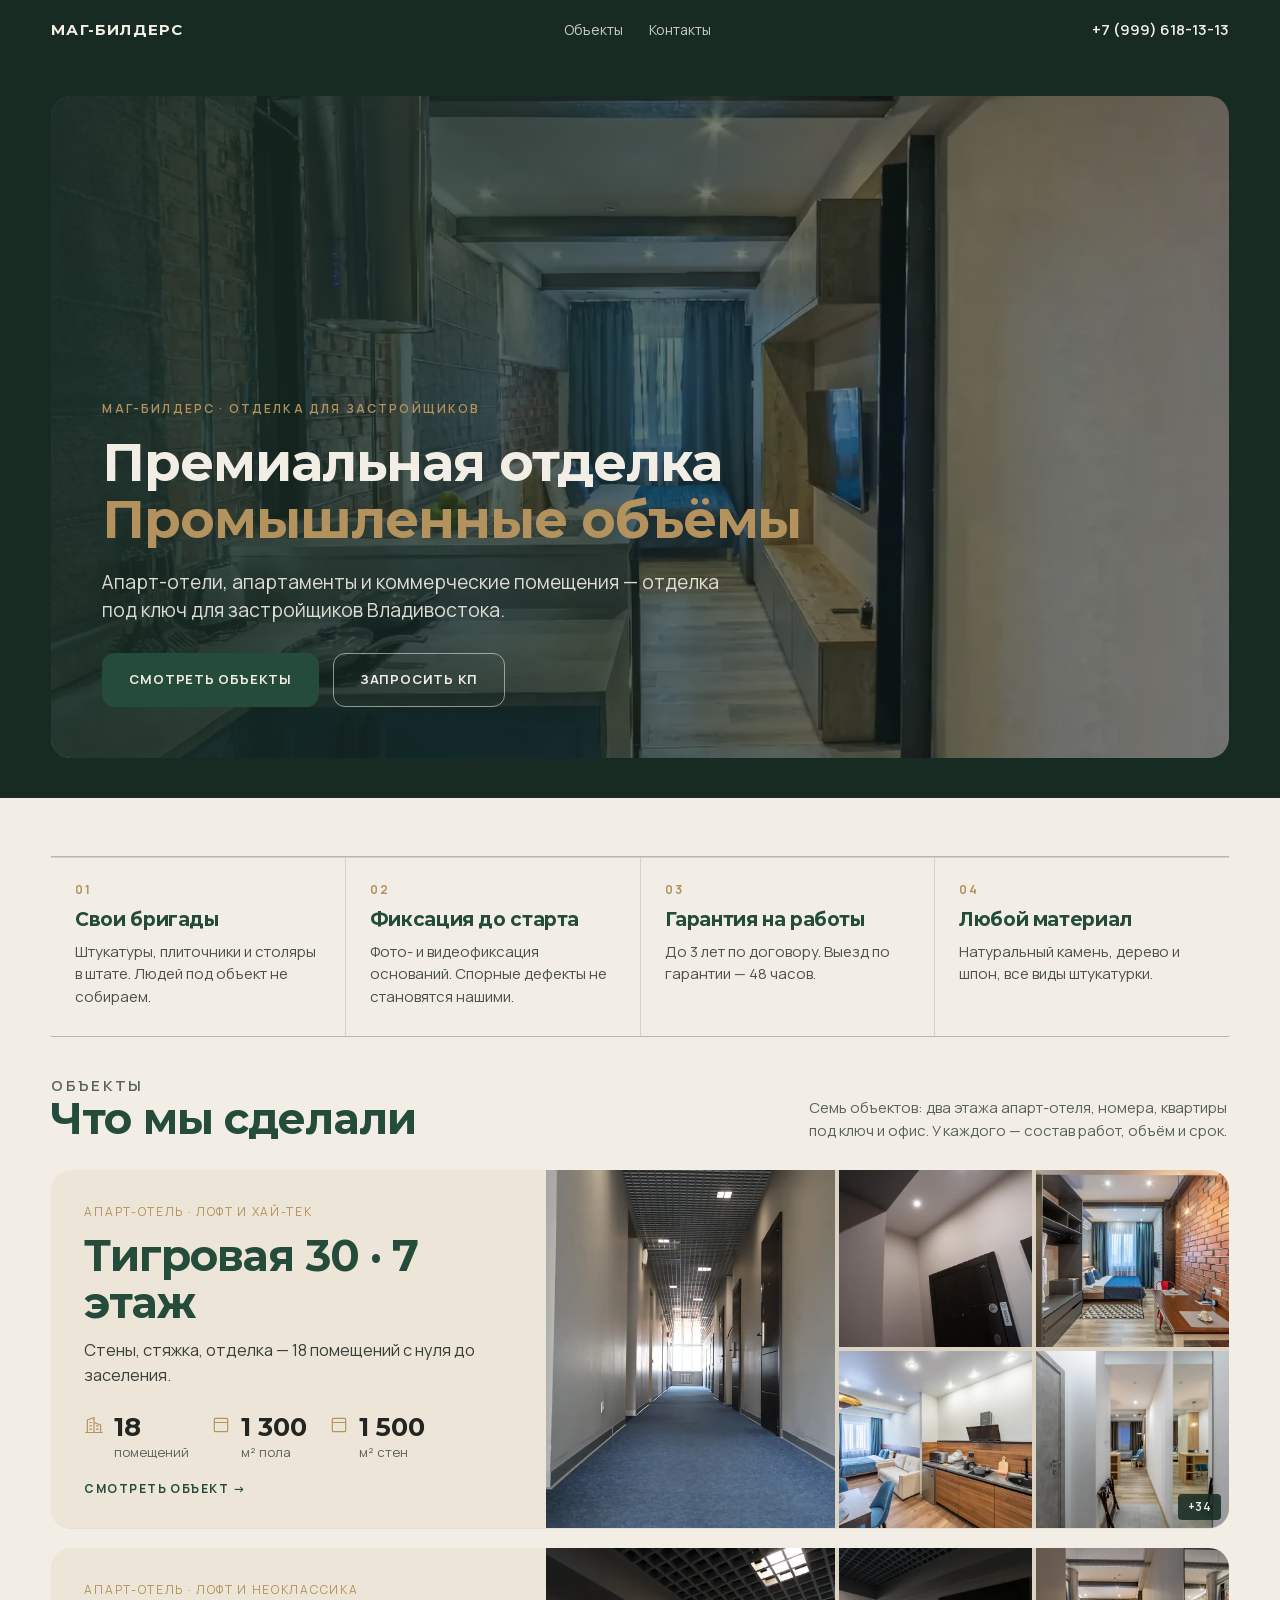
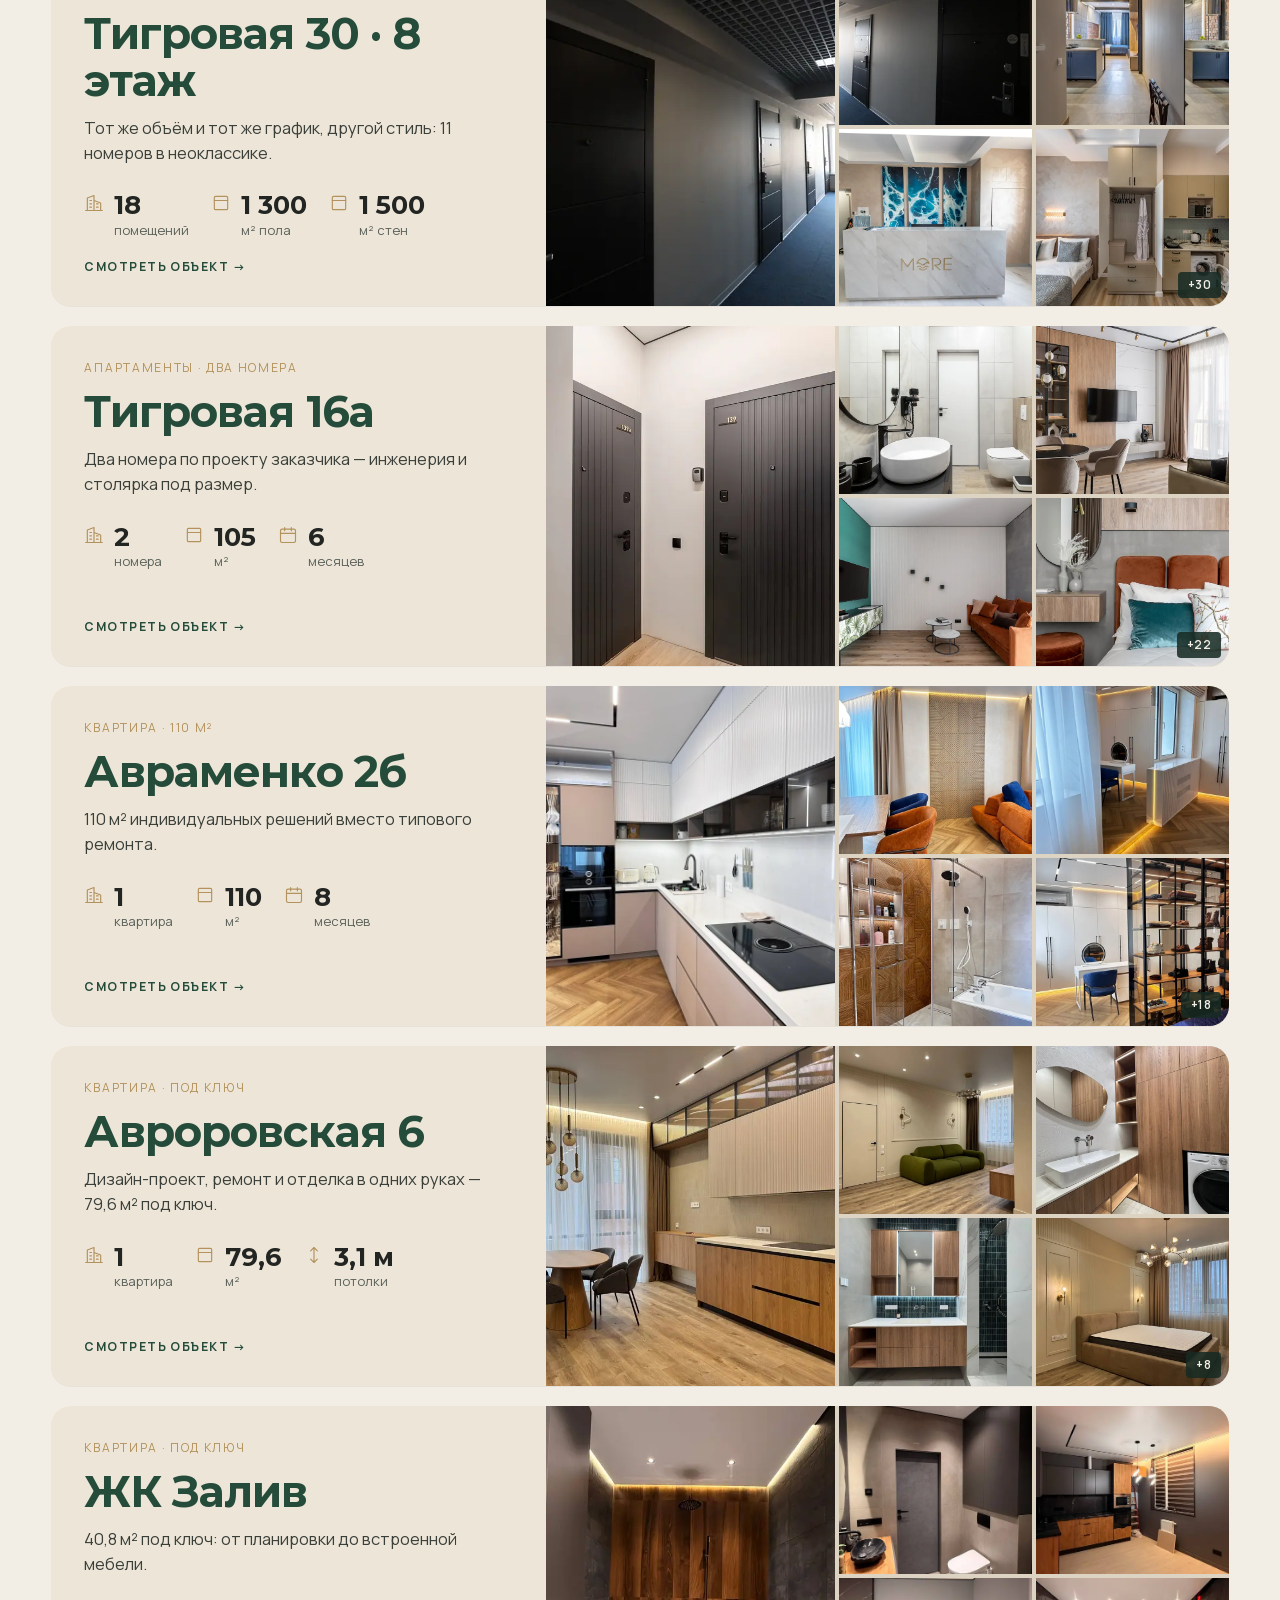
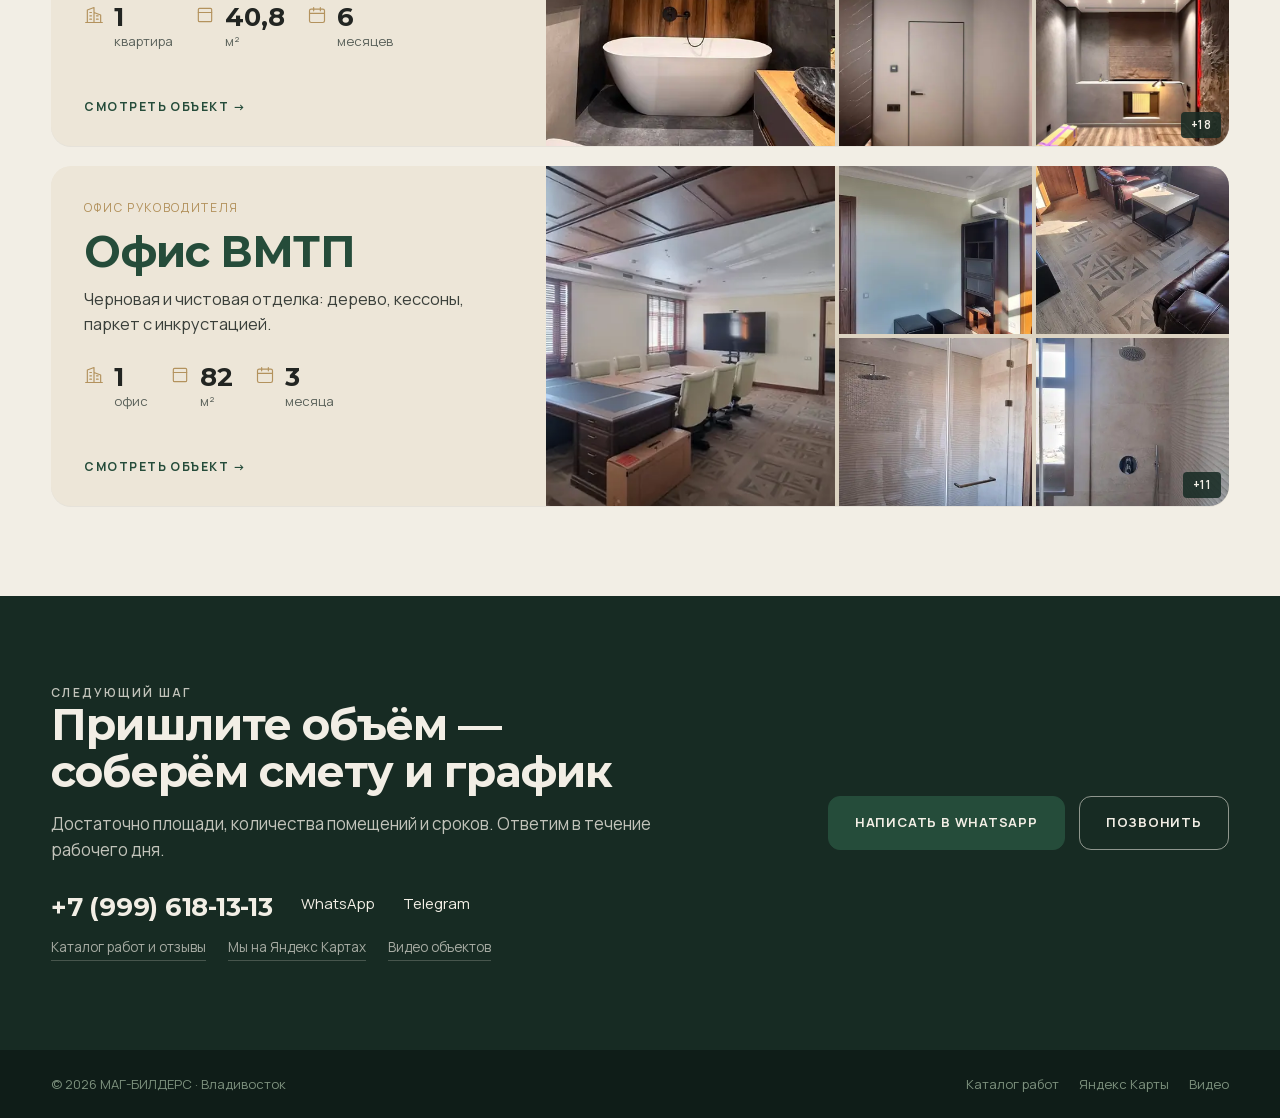
<file: index.html>
<!DOCTYPE html>
<html lang="ru"><head>
<meta charset="utf-8">
<meta name="viewport" content="width=device-width,initial-scale=1">
<title>МАГ-БИЛДЕРС — премиальная отделка в промышленных объёмах</title>
<meta name="description" content="Отделка апарт-отелей, апартаментов и коммерческих помещений для застройщиков Владивостока.">
<meta property="og:title" content="МАГ-БИЛДЕРС — премиальная отделка в промышленных объёмах">
<meta property="og:description" content="Отделка апарт-отелей, апартаментов и коммерческих помещений для застройщиков Владивостока.">
<meta property="og:type" content="website">
<meta name="theme-color" content="#172B23">
<link rel="stylesheet" href="assets/css/style.css">
<link rel="preload" href="assets/fonts/Montserrat.woff2" as="font" type="font/woff2" crossorigin>
<link rel="preload" href="assets/fonts/Manrope.woff2" as="font" type="font/woff2" crossorigin>
<style>
@font-face{font-family:"Montserrat";src:url("assets/fonts/Montserrat.woff2") format("woff2");font-weight:100 900;font-display:swap}
@font-face{font-family:"Manrope";src:url("assets/fonts/Manrope.woff2") format("woff2");font-weight:100 900;font-display:swap}
</style>
</head>
<body>
<header class="header">
  <div class="wrap header__row">
    <a class="logo" href="index.html">МАГ-БИЛДЕРС</a>
    <nav class="nav">
      <a href="index.html#projects">Объекты</a>
      <a href="index.html#contacts">Контакты</a>
    </nav>
    <a class="header__phone" href="tel:+79996181313">+7 (999) 618-13-13</a>
    <button class="burger" aria-label="Меню" aria-expanded="false">&#9776;</button>
    <div class="menu-extra" hidden>
      <a href="https://wa.me/79996181313" target="_blank" rel="noopener">WhatsApp</a>
      <a href="https://t.me/MAGbuildersVl" target="_blank" rel="noopener">Telegram</a>
      <a href="https://taplink.cc/magbuilders.vl" target="_blank" rel="noopener">Каталог работ</a>
    </div>
  </div>
</header>

<section class="hero">
  <div class="wrap">
    <div class="hero__frame">
      <img src="assets/video/hero-poster.webp" alt="" fetchpriority="high">
      <video muted loop playsinline poster="assets/video/hero-poster.webp" data-src="assets/video/hero.mp4"></video>
      <div class="hero__content">
        <p class="eyebrow">МАГ-БИЛДЕРС · отделка для застройщиков</p>
        <h1>Премиальная отделка<br><em>Промышленные объёмы</em></h1>
        <p class="hero__lead">Апарт-отели, апартаменты и коммерческие помещения — отделка под ключ для застройщиков Владивостока.</p>
        <div class="hero__actions">
          <a class="btn" href="#projects">Смотреть объекты</a>
          <a class="btn btn--ghost" href="#contacts">Запросить КП</a>
        </div>
      </div>
    </div>
  </div>
</section>

<section class="proof">
  <div class="wrap">
    <div class="proof__grid">
      <div class="proof__item">
        <p class="proof__num">01</p>
        <h2 class="proof__title">Свои бригады</h2>
        <p class="proof__text">Штукатуры, плиточники и столяры в штате. Людей под объект не собираем.</p>
      </div>
      <div class="proof__item">
        <p class="proof__num">02</p>
        <h2 class="proof__title">Фиксация до старта</h2>
        <p class="proof__text">Фото- и видеофиксация оснований. Спорные дефекты не становятся нашими.</p>
      </div>
      <div class="proof__item">
        <p class="proof__num">03</p>
        <h2 class="proof__title">Гарантия на работы</h2>
        <p class="proof__text">До 3 лет по договору. Выезд по гарантии — 48 часов.</p>
      </div>
      <div class="proof__item">
        <p class="proof__num">04</p>
        <h2 class="proof__title">Любой материал</h2>
        <p class="proof__text">Натуральный камень, дерево и шпон, все виды штукатурки.</p>
      </div>
    </div>
  </div>
</section>

<section class="projects" id="projects">
  <div class="wrap">
    <div class="projects__head">
      <div>
        <p class="eyebrow">Объекты</p>
        <h2>Что мы сделали</h2>
      </div>
      <p>Семь объектов: два этажа апарт-отеля, номера, квартиры под ключ и офис. У каждого — состав работ, объём и срок.</p>
    </div>
    <div class="cards"><a class="card" href="projects/tigrovaya-30-7.html">
  <div class="card__body">
    <p class="card__type">Апарт-отель · лофт и хай-тек</p>
    <h2 class="card__title">Тигровая 30 · 7 этаж</h2>
    <p class="card__text">Стены, стяжка, отделка — 18 помещений с нуля до заселения.</p>
    <div class="card__stats"><div class="card__stat"><svg viewBox="0 0 24 24" aria-hidden="true"><path d="M4 21V6l8-3v18M12 21V9l8 3v9M2 21h20"/><path d="M7 9h2M7 13h2M7 17h2M15 13h2M15 17h2"/></svg><div><b>18</b><span>помещений</span></div></div><div class="card__stat"><svg viewBox="0 0 24 24" aria-hidden="true"><rect x="4" y="4" width="16" height="16" rx="1.5"/><path d="M4 9h16"/></svg><div><b>1 300</b><span>м² пола</span></div></div><div class="card__stat"><svg viewBox="0 0 24 24" aria-hidden="true"><rect x="4" y="4" width="16" height="16" rx="1.5"/><path d="M4 9h16"/></svg><div><b>1 500</b><span>м² стен</span></div></div></div>
    <span class="card__more">Смотреть объект →</span>
  </div>
  <div class="card__media"><span class="card__tile"><img loading="lazy" src="assets/img/tigrovaya-30-7/t/001.webp" alt=""></span><span class="card__tile"><img loading="lazy" src="assets/img/tigrovaya-30-7/t/005.webp" alt=""></span><span class="card__tile"><img loading="lazy" src="assets/img/tigrovaya-30-7/t/009.webp" alt=""></span><span class="card__tile"><img loading="lazy" src="assets/img/tigrovaya-30-7/t/019.webp" alt=""></span><span class="card__tile"><img loading="lazy" src="assets/img/tigrovaya-30-7/t/029.webp" alt=""><span class="card__badge">+34</span></span></div>
</a><a class="card" href="projects/tigrovaya-30-8.html">
  <div class="card__body">
    <p class="card__type">Апарт-отель · лофт и неоклассика</p>
    <h2 class="card__title">Тигровая 30 · 8 этаж</h2>
    <p class="card__text">Тот же объём и тот же график, другой стиль: 11 номеров в неоклассике.</p>
    <div class="card__stats"><div class="card__stat"><svg viewBox="0 0 24 24" aria-hidden="true"><path d="M4 21V6l8-3v18M12 21V9l8 3v9M2 21h20"/><path d="M7 9h2M7 13h2M7 17h2M15 13h2M15 17h2"/></svg><div><b>18</b><span>помещений</span></div></div><div class="card__stat"><svg viewBox="0 0 24 24" aria-hidden="true"><rect x="4" y="4" width="16" height="16" rx="1.5"/><path d="M4 9h16"/></svg><div><b>1 300</b><span>м² пола</span></div></div><div class="card__stat"><svg viewBox="0 0 24 24" aria-hidden="true"><rect x="4" y="4" width="16" height="16" rx="1.5"/><path d="M4 9h16"/></svg><div><b>1 500</b><span>м² стен</span></div></div></div>
    <span class="card__more">Смотреть объект →</span>
  </div>
  <div class="card__media"><span class="card__tile"><img loading="lazy" src="assets/img/tigrovaya-30-8/t/001.webp" alt=""></span><span class="card__tile"><img loading="lazy" src="assets/img/tigrovaya-30-8/t/002.webp" alt=""></span><span class="card__tile"><img loading="lazy" src="assets/img/tigrovaya-30-8/t/004.webp" alt=""></span><span class="card__tile"><img loading="lazy" src="assets/img/tigrovaya-30-8/t/014.webp" alt=""></span><span class="card__tile"><img loading="lazy" src="assets/img/tigrovaya-30-8/t/025.webp" alt=""><span class="card__badge">+30</span></span></div>
</a><a class="card" href="projects/tigrovaya-16a.html">
  <div class="card__body">
    <p class="card__type">Апартаменты · два номера</p>
    <h2 class="card__title">Тигровая 16а</h2>
    <p class="card__text">Два номера по проекту заказчика — инженерия и столярка под размер.</p>
    <div class="card__stats"><div class="card__stat"><svg viewBox="0 0 24 24" aria-hidden="true"><path d="M4 21V6l8-3v18M12 21V9l8 3v9M2 21h20"/><path d="M7 9h2M7 13h2M7 17h2M15 13h2M15 17h2"/></svg><div><b>2</b><span>номера</span></div></div><div class="card__stat"><svg viewBox="0 0 24 24" aria-hidden="true"><rect x="4" y="4" width="16" height="16" rx="1.5"/><path d="M4 9h16"/></svg><div><b>105</b><span>м²</span></div></div><div class="card__stat"><svg viewBox="0 0 24 24" aria-hidden="true"><rect x="3" y="5" width="18" height="16" rx="2"/><path d="M3 10h18M8 3v4M16 3v4"/></svg><div><b>6</b><span>месяцев</span></div></div></div>
    <span class="card__more">Смотреть объект →</span>
  </div>
  <div class="card__media"><span class="card__tile"><img loading="lazy" src="assets/img/tigrovaya-16a/t/001.webp" alt=""></span><span class="card__tile"><img loading="lazy" src="assets/img/tigrovaya-16a/t/002.webp" alt=""></span><span class="card__tile"><img loading="lazy" src="assets/img/tigrovaya-16a/t/004.webp" alt=""></span><span class="card__tile"><img loading="lazy" src="assets/img/tigrovaya-16a/t/012.webp" alt=""></span><span class="card__tile"><img loading="lazy" src="assets/img/tigrovaya-16a/t/020.webp" alt=""><span class="card__badge">+22</span></span></div>
</a><a class="card" href="projects/avramenko-2b.html">
  <div class="card__body">
    <p class="card__type">Квартира · 110 м²</p>
    <h2 class="card__title">Авраменко 2б</h2>
    <p class="card__text">110 м² индивидуальных решений вместо типового ремонта.</p>
    <div class="card__stats"><div class="card__stat"><svg viewBox="0 0 24 24" aria-hidden="true"><path d="M4 21V6l8-3v18M12 21V9l8 3v9M2 21h20"/><path d="M7 9h2M7 13h2M7 17h2M15 13h2M15 17h2"/></svg><div><b>1</b><span>квартира</span></div></div><div class="card__stat"><svg viewBox="0 0 24 24" aria-hidden="true"><rect x="4" y="4" width="16" height="16" rx="1.5"/><path d="M4 9h16"/></svg><div><b>110</b><span>м²</span></div></div><div class="card__stat"><svg viewBox="0 0 24 24" aria-hidden="true"><rect x="3" y="5" width="18" height="16" rx="2"/><path d="M3 10h18M8 3v4M16 3v4"/></svg><div><b>8</b><span>месяцев</span></div></div></div>
    <span class="card__more">Смотреть объект →</span>
  </div>
  <div class="card__media"><span class="card__tile"><img loading="lazy" src="assets/img/avramenko-2b/t/001.webp" alt=""></span><span class="card__tile"><img loading="lazy" src="assets/img/avramenko-2b/t/005.webp" alt=""></span><span class="card__tile"><img loading="lazy" src="assets/img/avramenko-2b/t/010.webp" alt=""></span><span class="card__tile"><img loading="lazy" src="assets/img/avramenko-2b/t/014.webp" alt=""></span><span class="card__tile"><img loading="lazy" src="assets/img/avramenko-2b/t/019.webp" alt=""><span class="card__badge">+18</span></span></div>
</a><a class="card" href="projects/avrorovskaya-6.html">
  <div class="card__body">
    <p class="card__type">Квартира · под ключ</p>
    <h2 class="card__title">Авроровская 6</h2>
    <p class="card__text">Дизайн-проект, ремонт и отделка в одних руках — 79,6 м² под ключ.</p>
    <div class="card__stats"><div class="card__stat"><svg viewBox="0 0 24 24" aria-hidden="true"><path d="M4 21V6l8-3v18M12 21V9l8 3v9M2 21h20"/><path d="M7 9h2M7 13h2M7 17h2M15 13h2M15 17h2"/></svg><div><b>1</b><span>квартира</span></div></div><div class="card__stat"><svg viewBox="0 0 24 24" aria-hidden="true"><rect x="4" y="4" width="16" height="16" rx="1.5"/><path d="M4 9h16"/></svg><div><b>79,6</b><span>м²</span></div></div><div class="card__stat"><svg viewBox="0 0 24 24" aria-hidden="true"><path d="M12 3v18M8 7l4-4 4 4M8 17l4 4 4-4"/></svg><div><b>3,1 м</b><span>потолки</span></div></div></div>
    <span class="card__more">Смотреть объект →</span>
  </div>
  <div class="card__media"><span class="card__tile"><img loading="lazy" src="assets/img/avrorovskaya-6/t/001.webp" alt=""></span><span class="card__tile"><img loading="lazy" src="assets/img/avrorovskaya-6/t/003.webp" alt=""></span><span class="card__tile"><img loading="lazy" src="assets/img/avrorovskaya-6/t/006.webp" alt=""></span><span class="card__tile"><img loading="lazy" src="assets/img/avrorovskaya-6/t/008.webp" alt=""></span><span class="card__tile"><img loading="lazy" src="assets/img/avrorovskaya-6/t/011.webp" alt=""><span class="card__badge">+8</span></span></div>
</a><a class="card" href="projects/zhk-zaliv.html">
  <div class="card__body">
    <p class="card__type">Квартира · под ключ</p>
    <h2 class="card__title">ЖК Залив</h2>
    <p class="card__text">40,8 м² под ключ: от планировки до встроенной мебели.</p>
    <div class="card__stats"><div class="card__stat"><svg viewBox="0 0 24 24" aria-hidden="true"><path d="M4 21V6l8-3v18M12 21V9l8 3v9M2 21h20"/><path d="M7 9h2M7 13h2M7 17h2M15 13h2M15 17h2"/></svg><div><b>1</b><span>квартира</span></div></div><div class="card__stat"><svg viewBox="0 0 24 24" aria-hidden="true"><rect x="4" y="4" width="16" height="16" rx="1.5"/><path d="M4 9h16"/></svg><div><b>40,8</b><span>м²</span></div></div><div class="card__stat"><svg viewBox="0 0 24 24" aria-hidden="true"><rect x="3" y="5" width="18" height="16" rx="2"/><path d="M3 10h18M8 3v4M16 3v4"/></svg><div><b>6</b><span>месяцев</span></div></div></div>
    <span class="card__more">Смотреть объект →</span>
  </div>
  <div class="card__media"><span class="card__tile"><img loading="lazy" src="assets/img/zhk-zaliv/t/001.webp" alt=""></span><span class="card__tile"><img loading="lazy" src="assets/img/zhk-zaliv/t/005.webp" alt=""></span><span class="card__tile"><img loading="lazy" src="assets/img/zhk-zaliv/t/010.webp" alt=""></span><span class="card__tile"><img loading="lazy" src="assets/img/zhk-zaliv/t/014.webp" alt=""></span><span class="card__tile"><img loading="lazy" src="assets/img/zhk-zaliv/t/019.webp" alt=""><span class="card__badge">+18</span></span></div>
</a><a class="card" href="projects/office-vmtp.html">
  <div class="card__body">
    <p class="card__type">Офис руководителя</p>
    <h2 class="card__title">Офис ВМТП</h2>
    <p class="card__text">Черновая и чистовая отделка: дерево, кессоны, паркет с инкрустацией.</p>
    <div class="card__stats"><div class="card__stat"><svg viewBox="0 0 24 24" aria-hidden="true"><path d="M4 21V6l8-3v18M12 21V9l8 3v9M2 21h20"/><path d="M7 9h2M7 13h2M7 17h2M15 13h2M15 17h2"/></svg><div><b>1</b><span>офис</span></div></div><div class="card__stat"><svg viewBox="0 0 24 24" aria-hidden="true"><rect x="4" y="4" width="16" height="16" rx="1.5"/><path d="M4 9h16"/></svg><div><b>82</b><span>м²</span></div></div><div class="card__stat"><svg viewBox="0 0 24 24" aria-hidden="true"><rect x="3" y="5" width="18" height="16" rx="2"/><path d="M3 10h18M8 3v4M16 3v4"/></svg><div><b>3</b><span>месяца</span></div></div></div>
    <span class="card__more">Смотреть объект →</span>
  </div>
  <div class="card__media"><span class="card__tile"><img loading="lazy" src="assets/img/office-vmtp/t/001.webp" alt=""></span><span class="card__tile"><img loading="lazy" src="assets/img/office-vmtp/t/004.webp" alt=""></span><span class="card__tile"><img loading="lazy" src="assets/img/office-vmtp/t/007.webp" alt=""></span><span class="card__tile"><img loading="lazy" src="assets/img/office-vmtp/t/010.webp" alt=""></span><span class="card__tile"><img loading="lazy" src="assets/img/office-vmtp/t/013.webp" alt=""><span class="card__badge">+11</span></span></div>
</a></div>
  </div>
</section>

<section class="cta" id="contacts">
  <div class="wrap cta__grid">
    <div>
      <p class="eyebrow">Следующий шаг</p>
      <h2>Пришлите объём — соберём смету и график</h2>
      <p>Достаточно площади, количества помещений и сроков. Ответим в течение рабочего дня.</p>
      <div class="contacts">
        <a class="contacts__phone" href="tel:+79996181313">+7 (999) 618-13-13</a>
        <a href="https://wa.me/79996181313" target="_blank" rel="noopener">WhatsApp</a>
        <a href="https://t.me/MAGbuildersVl" target="_blank" rel="noopener">Telegram</a>
      </div>
      <div class="contacts contacts--light">
        <a href="https://taplink.cc/magbuilders.vl" target="_blank" rel="noopener">Каталог работ и отзывы</a>
        <a href="https://yandex.ru/maps/org/mag_builders/175291414661" target="_blank" rel="noopener">Мы на Яндекс Картах</a>
        <a href="https://youtu.be/LYErURsFOjw" target="_blank" rel="noopener">Видео объектов</a>
      </div>
    </div>
    <div class="cta__actions">
      <a class="btn" href="https://wa.me/79996181313" target="_blank" rel="noopener">Написать в WhatsApp</a>
      <a class="btn btn--ghost" href="tel:+79996181313">Позвонить</a>
    </div>
  </div>
</section>
<footer class="footer">
  <div class="wrap footer__row">
    <span>© 2026 МАГ-БИЛДЕРС · Владивосток</span>
    <span class="footer__links">
      <a href="https://taplink.cc/magbuilders.vl" target="_blank" rel="noopener">Каталог работ</a>
      <a href="https://yandex.ru/maps/org/mag_builders/175291414661" target="_blank" rel="noopener">Яндекс Карты</a>
      <a href="https://youtu.be/LYErURsFOjw" target="_blank" rel="noopener">Видео</a>
    </span>
  </div>
</footer>
<script src="assets/js/main.js"></script>
</body></html>
</file>
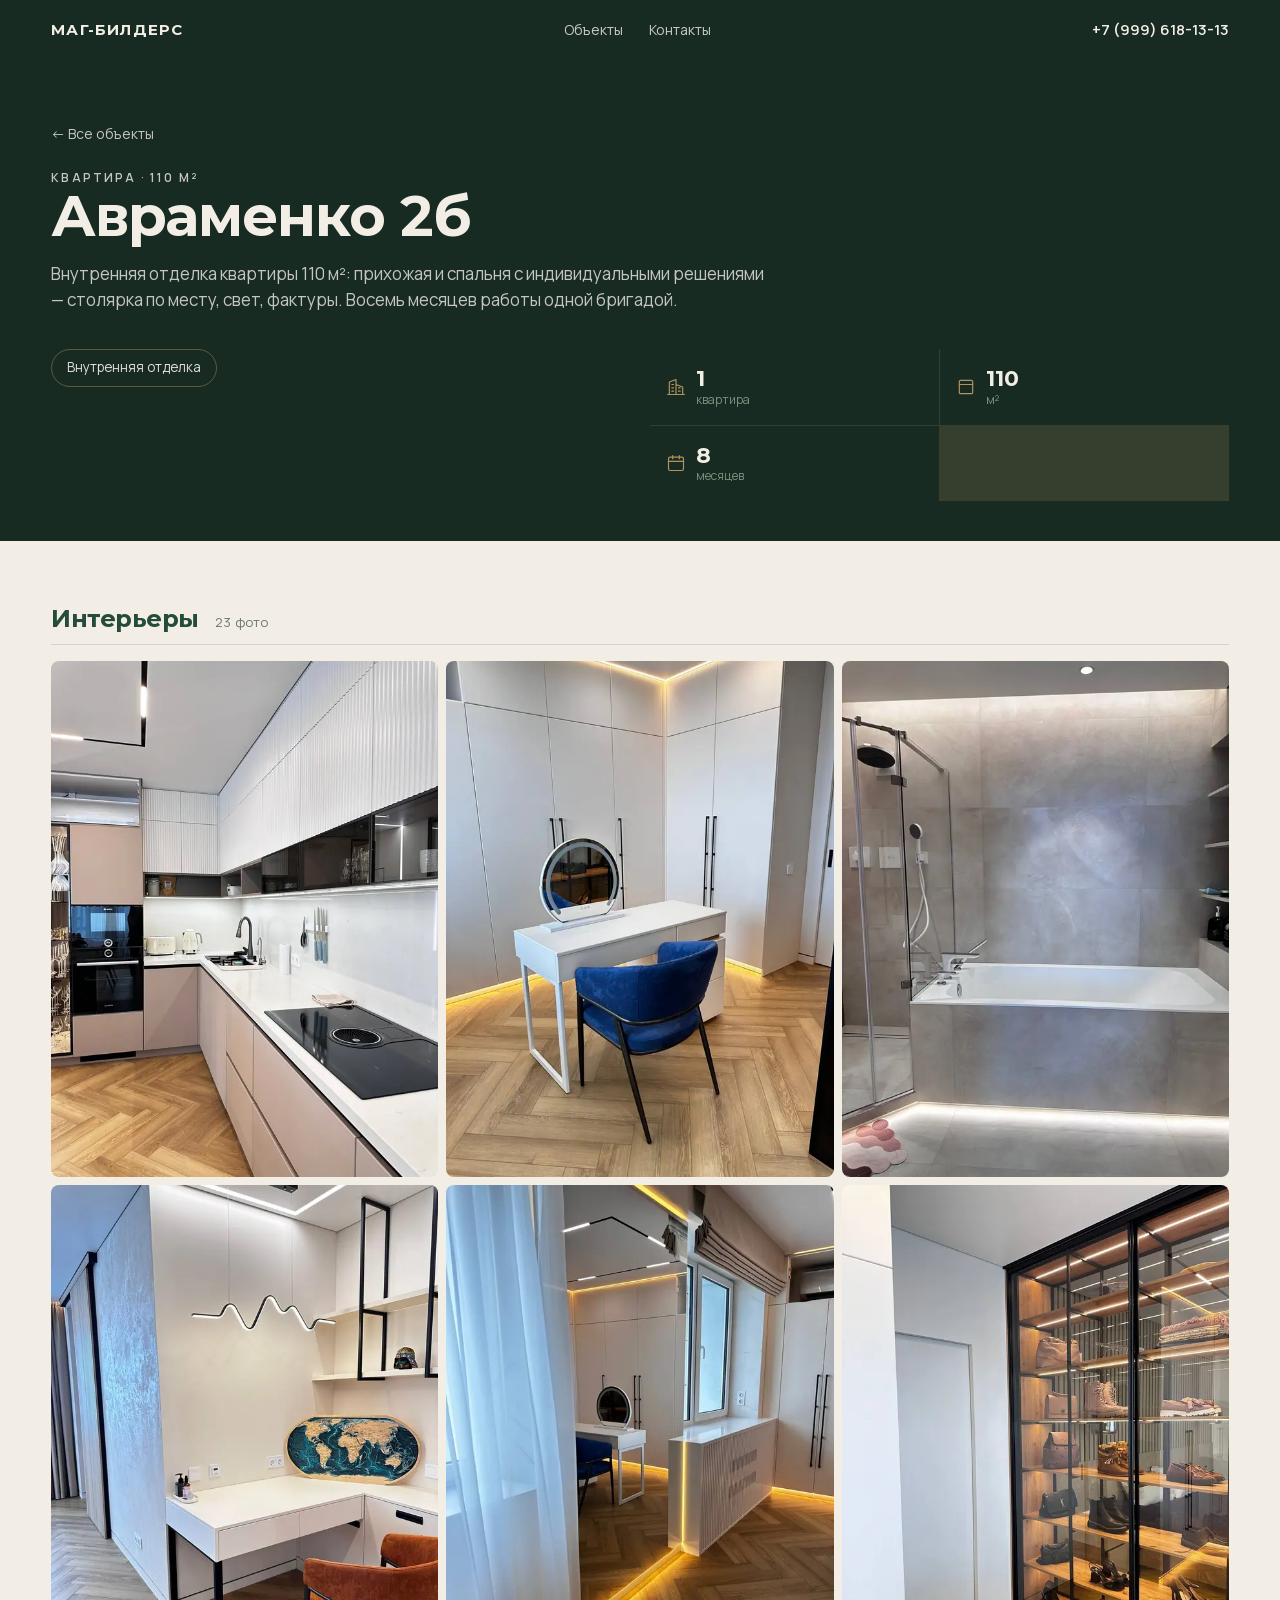
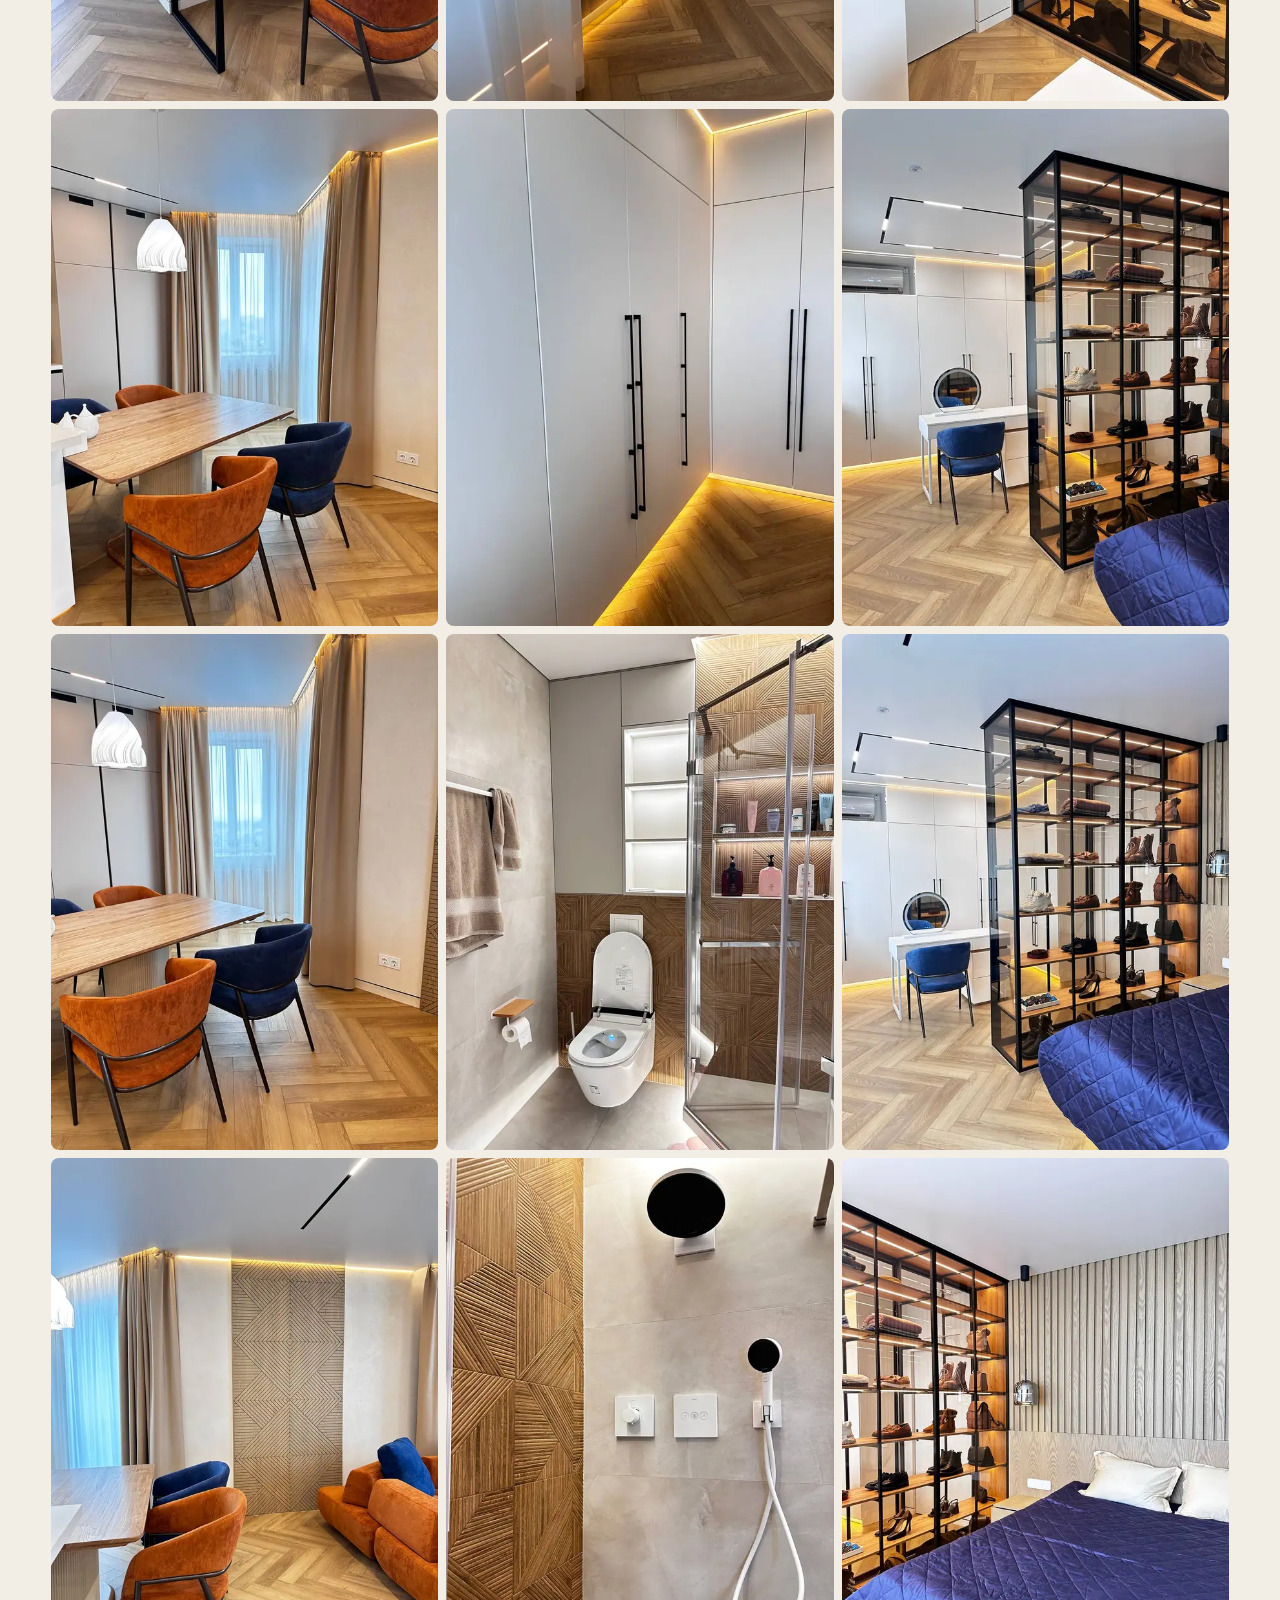
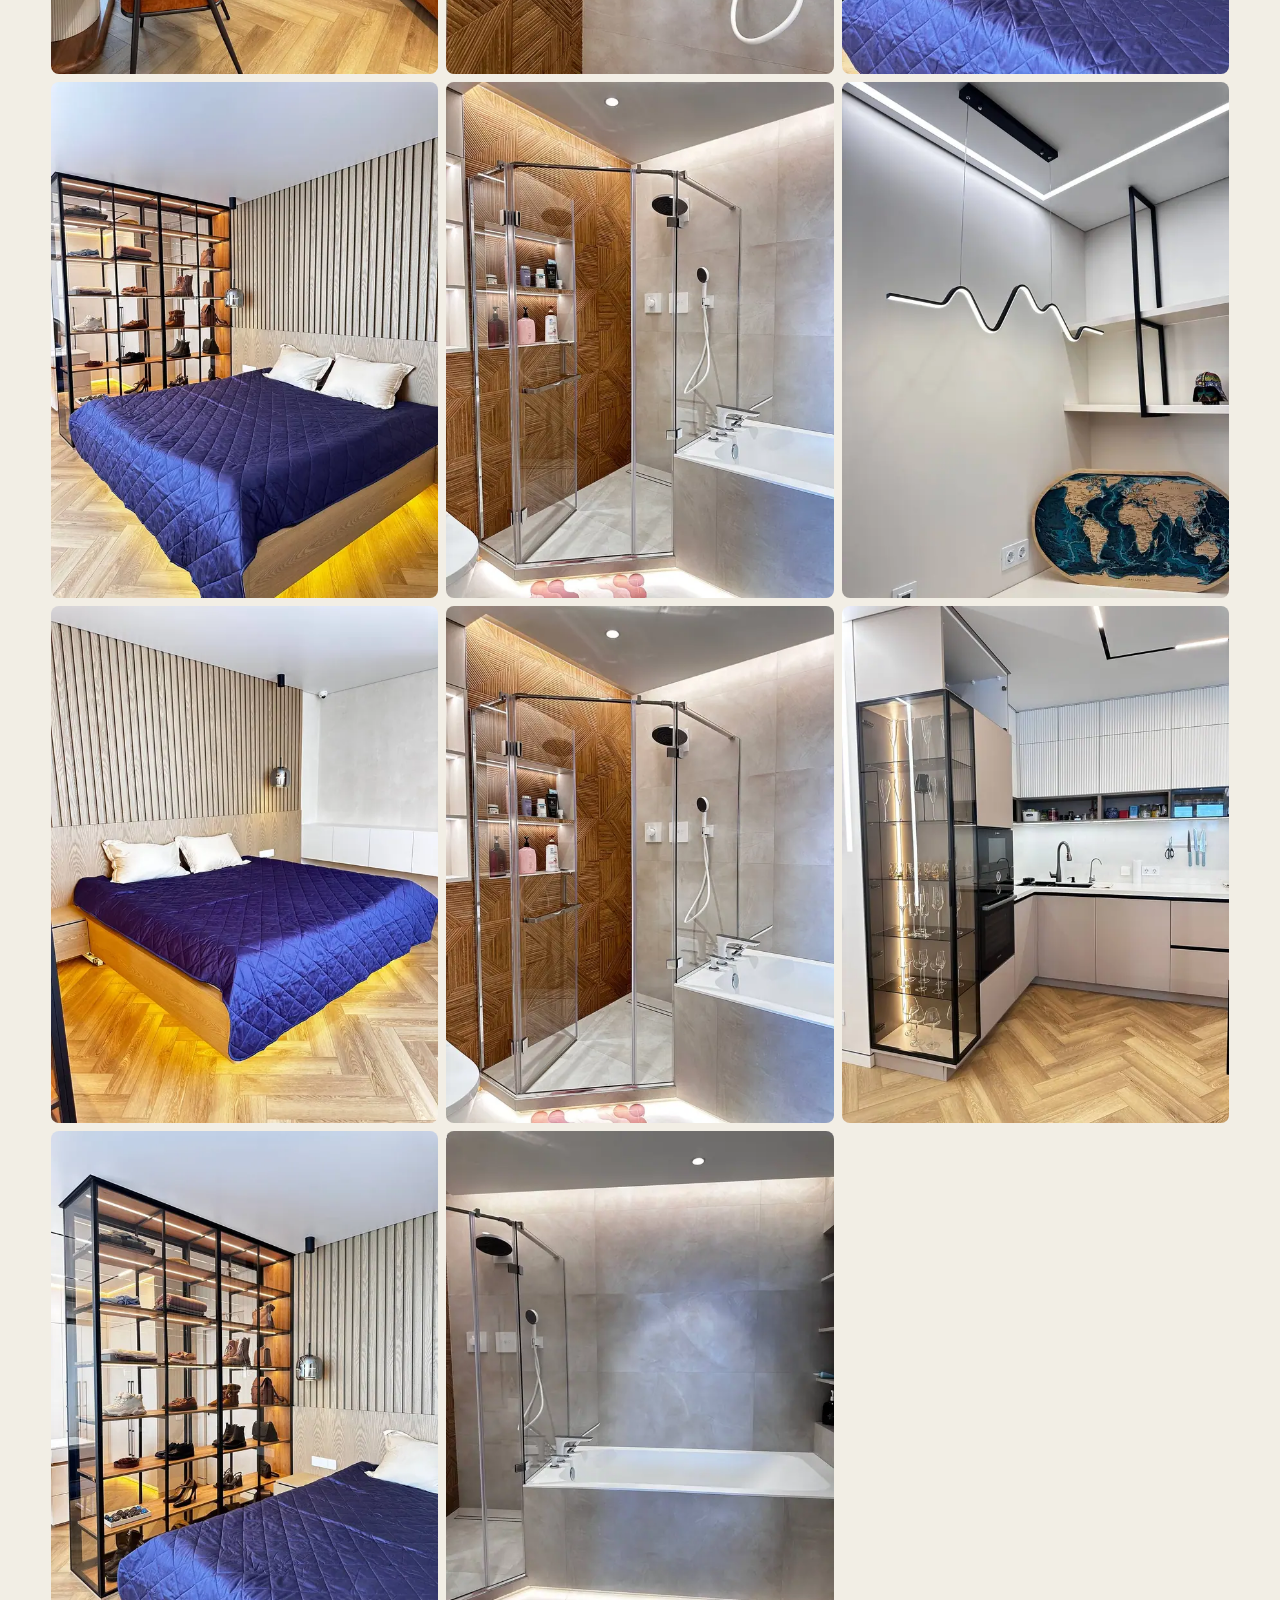
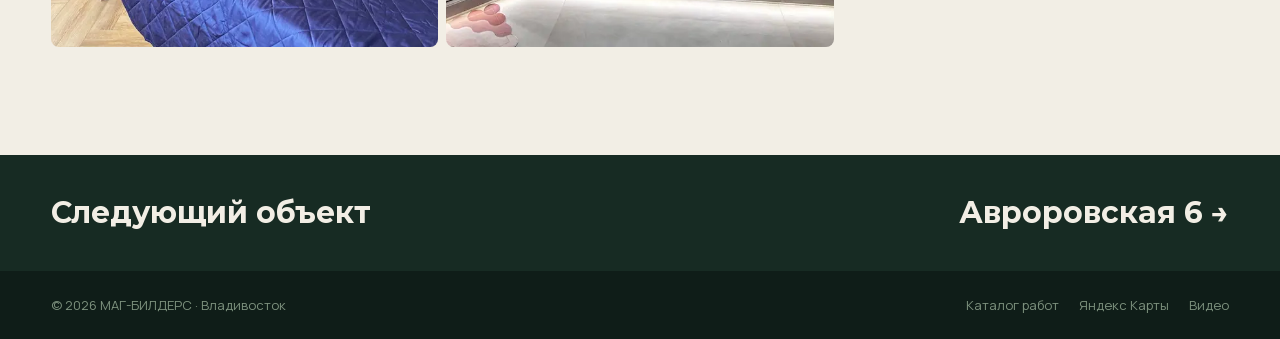
<file: projects/avramenko-2b.html>
<!DOCTYPE html>
<html lang="ru"><head>
<meta charset="utf-8">
<meta name="viewport" content="width=device-width,initial-scale=1">
<title>Авраменко 2б — МАГ-БИЛДЕРС</title>
<meta name="description" content="110 м² индивидуальных решений вместо типового ремонта.">
<meta property="og:title" content="Авраменко 2б — МАГ-БИЛДЕРС">
<meta property="og:description" content="110 м² индивидуальных решений вместо типового ремонта.">
<meta property="og:type" content="website">
<meta name="theme-color" content="#172B23">
<link rel="stylesheet" href="../assets/css/style.css">
<link rel="preload" href="../assets/fonts/Montserrat.woff2" as="font" type="font/woff2" crossorigin>
<link rel="preload" href="../assets/fonts/Manrope.woff2" as="font" type="font/woff2" crossorigin>
<style>
@font-face{font-family:"Montserrat";src:url("../assets/fonts/Montserrat.woff2") format("woff2");font-weight:100 900;font-display:swap}
@font-face{font-family:"Manrope";src:url("../assets/fonts/Manrope.woff2") format("woff2");font-weight:100 900;font-display:swap}
</style>
</head>
<body>
<header class="header">
  <div class="wrap header__row">
    <a class="logo" href="../index.html">МАГ-БИЛДЕРС</a>
    <nav class="nav">
      <a href="../index.html#projects">Объекты</a>
      <a href="../index.html#contacts">Контакты</a>
    </nav>
    <a class="header__phone" href="tel:+79996181313">+7 (999) 618-13-13</a>
    <button class="burger" aria-label="Меню" aria-expanded="false">&#9776;</button>
    <div class="menu-extra" hidden>
      <a href="https://wa.me/79996181313" target="_blank" rel="noopener">WhatsApp</a>
      <a href="https://t.me/MAGbuildersVl" target="_blank" rel="noopener">Telegram</a>
      <a href="https://taplink.cc/magbuilders.vl" target="_blank" rel="noopener">Каталог работ</a>
    </div>
  </div>
</header>

<section class="phero">
  <div class="wrap">
    <a class="back" href="../index.html#projects">← Все объекты</a>
    <p class="eyebrow" style="margin-top:24px">Квартира · 110 м²</p>
    <h1>Авраменко 2б</h1>
    <p>Внутренняя отделка квартиры 110 м²: прихожая и спальня с индивидуальными решениями — столярка по месту, свет, фактуры. Восемь месяцев работы одной бригадой.</p>
    <div class="phero__cols">
      <ul class="works"><li>Внутренняя отделка</li></ul>
      <div class="pstats"><div><svg viewBox="0 0 24 24" aria-hidden="true"><path d="M4 21V6l8-3v18M12 21V9l8 3v9M2 21h20"/><path d="M7 9h2M7 13h2M7 17h2M15 13h2M15 17h2"/></svg><b>1</b><span>квартира</span></div><div><svg viewBox="0 0 24 24" aria-hidden="true"><rect x="4" y="4" width="16" height="16" rx="1.5"/><path d="M4 9h16"/></svg><b>110</b><span>м²</span></div><div><svg viewBox="0 0 24 24" aria-hidden="true"><rect x="3" y="5" width="18" height="16" rx="2"/><path d="M3 10h18M8 3v4M16 3v4"/></svg><b>8</b><span>месяцев</span></div></div>
    </div>
  </div>
</section>

<section class="gallery">
  <div class="wrap">
    <div class="gallery__group"><h2>Интерьеры</h2><span class="gallery__count">23 фото</span></div><div class="grid"><button type="button" data-full="../assets/img/avramenko-2b/001.webp" aria-label="Интерьеры — фото 1"><img loading="lazy" src="../assets/img/avramenko-2b/t/001.webp" alt="" width="800" height="600"></button><button type="button" data-full="../assets/img/avramenko-2b/002.webp" aria-label="Интерьеры — фото 2"><img loading="lazy" src="../assets/img/avramenko-2b/t/002.webp" alt="" width="800" height="600"></button><button type="button" data-full="../assets/img/avramenko-2b/003.webp" aria-label="Интерьеры — фото 3"><img loading="lazy" src="../assets/img/avramenko-2b/t/003.webp" alt="" width="800" height="600"></button><button type="button" data-full="../assets/img/avramenko-2b/004.webp" aria-label="Интерьеры — фото 4"><img loading="lazy" src="../assets/img/avramenko-2b/t/004.webp" alt="" width="800" height="600"></button><button type="button" data-full="../assets/img/avramenko-2b/005.webp" aria-label="Интерьеры — фото 5"><img loading="lazy" src="../assets/img/avramenko-2b/t/005.webp" alt="" width="800" height="600"></button><button type="button" data-full="../assets/img/avramenko-2b/006.webp" aria-label="Интерьеры — фото 6"><img loading="lazy" src="../assets/img/avramenko-2b/t/006.webp" alt="" width="800" height="600"></button><button type="button" data-full="../assets/img/avramenko-2b/007.webp" aria-label="Интерьеры — фото 7"><img loading="lazy" src="../assets/img/avramenko-2b/t/007.webp" alt="" width="800" height="600"></button><button type="button" data-full="../assets/img/avramenko-2b/008.webp" aria-label="Интерьеры — фото 8"><img loading="lazy" src="../assets/img/avramenko-2b/t/008.webp" alt="" width="800" height="600"></button><button type="button" data-full="../assets/img/avramenko-2b/009.webp" aria-label="Интерьеры — фото 9"><img loading="lazy" src="../assets/img/avramenko-2b/t/009.webp" alt="" width="800" height="600"></button><button type="button" data-full="../assets/img/avramenko-2b/010.webp" aria-label="Интерьеры — фото 10"><img loading="lazy" src="../assets/img/avramenko-2b/t/010.webp" alt="" width="800" height="600"></button><button type="button" data-full="../assets/img/avramenko-2b/011.webp" aria-label="Интерьеры — фото 11"><img loading="lazy" src="../assets/img/avramenko-2b/t/011.webp" alt="" width="800" height="600"></button><button type="button" data-full="../assets/img/avramenko-2b/012.webp" aria-label="Интерьеры — фото 12"><img loading="lazy" src="../assets/img/avramenko-2b/t/012.webp" alt="" width="800" height="600"></button><button type="button" data-full="../assets/img/avramenko-2b/013.webp" aria-label="Интерьеры — фото 13"><img loading="lazy" src="../assets/img/avramenko-2b/t/013.webp" alt="" width="800" height="600"></button><button type="button" data-full="../assets/img/avramenko-2b/014.webp" aria-label="Интерьеры — фото 14"><img loading="lazy" src="../assets/img/avramenko-2b/t/014.webp" alt="" width="800" height="600"></button><button type="button" data-full="../assets/img/avramenko-2b/015.webp" aria-label="Интерьеры — фото 15"><img loading="lazy" src="../assets/img/avramenko-2b/t/015.webp" alt="" width="800" height="600"></button><button type="button" data-full="../assets/img/avramenko-2b/016.webp" aria-label="Интерьеры — фото 16"><img loading="lazy" src="../assets/img/avramenko-2b/t/016.webp" alt="" width="800" height="600"></button><button type="button" data-full="../assets/img/avramenko-2b/017.webp" aria-label="Интерьеры — фото 17"><img loading="lazy" src="../assets/img/avramenko-2b/t/017.webp" alt="" width="800" height="600"></button><button type="button" data-full="../assets/img/avramenko-2b/018.webp" aria-label="Интерьеры — фото 18"><img loading="lazy" src="../assets/img/avramenko-2b/t/018.webp" alt="" width="800" height="600"></button><button type="button" data-full="../assets/img/avramenko-2b/019.webp" aria-label="Интерьеры — фото 19"><img loading="lazy" src="../assets/img/avramenko-2b/t/019.webp" alt="" width="800" height="600"></button><button type="button" data-full="../assets/img/avramenko-2b/020.webp" aria-label="Интерьеры — фото 20"><img loading="lazy" src="../assets/img/avramenko-2b/t/020.webp" alt="" width="800" height="600"></button><button type="button" data-full="../assets/img/avramenko-2b/021.webp" aria-label="Интерьеры — фото 21"><img loading="lazy" src="../assets/img/avramenko-2b/t/021.webp" alt="" width="800" height="600"></button><button type="button" data-full="../assets/img/avramenko-2b/022.webp" aria-label="Интерьеры — фото 22"><img loading="lazy" src="../assets/img/avramenko-2b/t/022.webp" alt="" width="800" height="600"></button><button type="button" data-full="../assets/img/avramenko-2b/023.webp" aria-label="Интерьеры — фото 23"><img loading="lazy" src="../assets/img/avramenko-2b/t/023.webp" alt="" width="800" height="600"></button></div>
  </div>
</section>

<section class="next">
  <div class="wrap">
    <a href="avrorovskaya-6.html"><span>Следующий объект</span><span>Авроровская 6 →</span></a>
  </div>
</section>
<footer class="footer">
  <div class="wrap footer__row">
    <span>© 2026 МАГ-БИЛДЕРС · Владивосток</span>
    <span class="footer__links">
      <a href="https://taplink.cc/magbuilders.vl" target="_blank" rel="noopener">Каталог работ</a>
      <a href="https://yandex.ru/maps/org/mag_builders/175291414661" target="_blank" rel="noopener">Яндекс Карты</a>
      <a href="https://youtu.be/LYErURsFOjw" target="_blank" rel="noopener">Видео</a>
    </span>
  </div>
</footer>
<script src="../assets/js/main.js"></script>
</body></html>
</file>
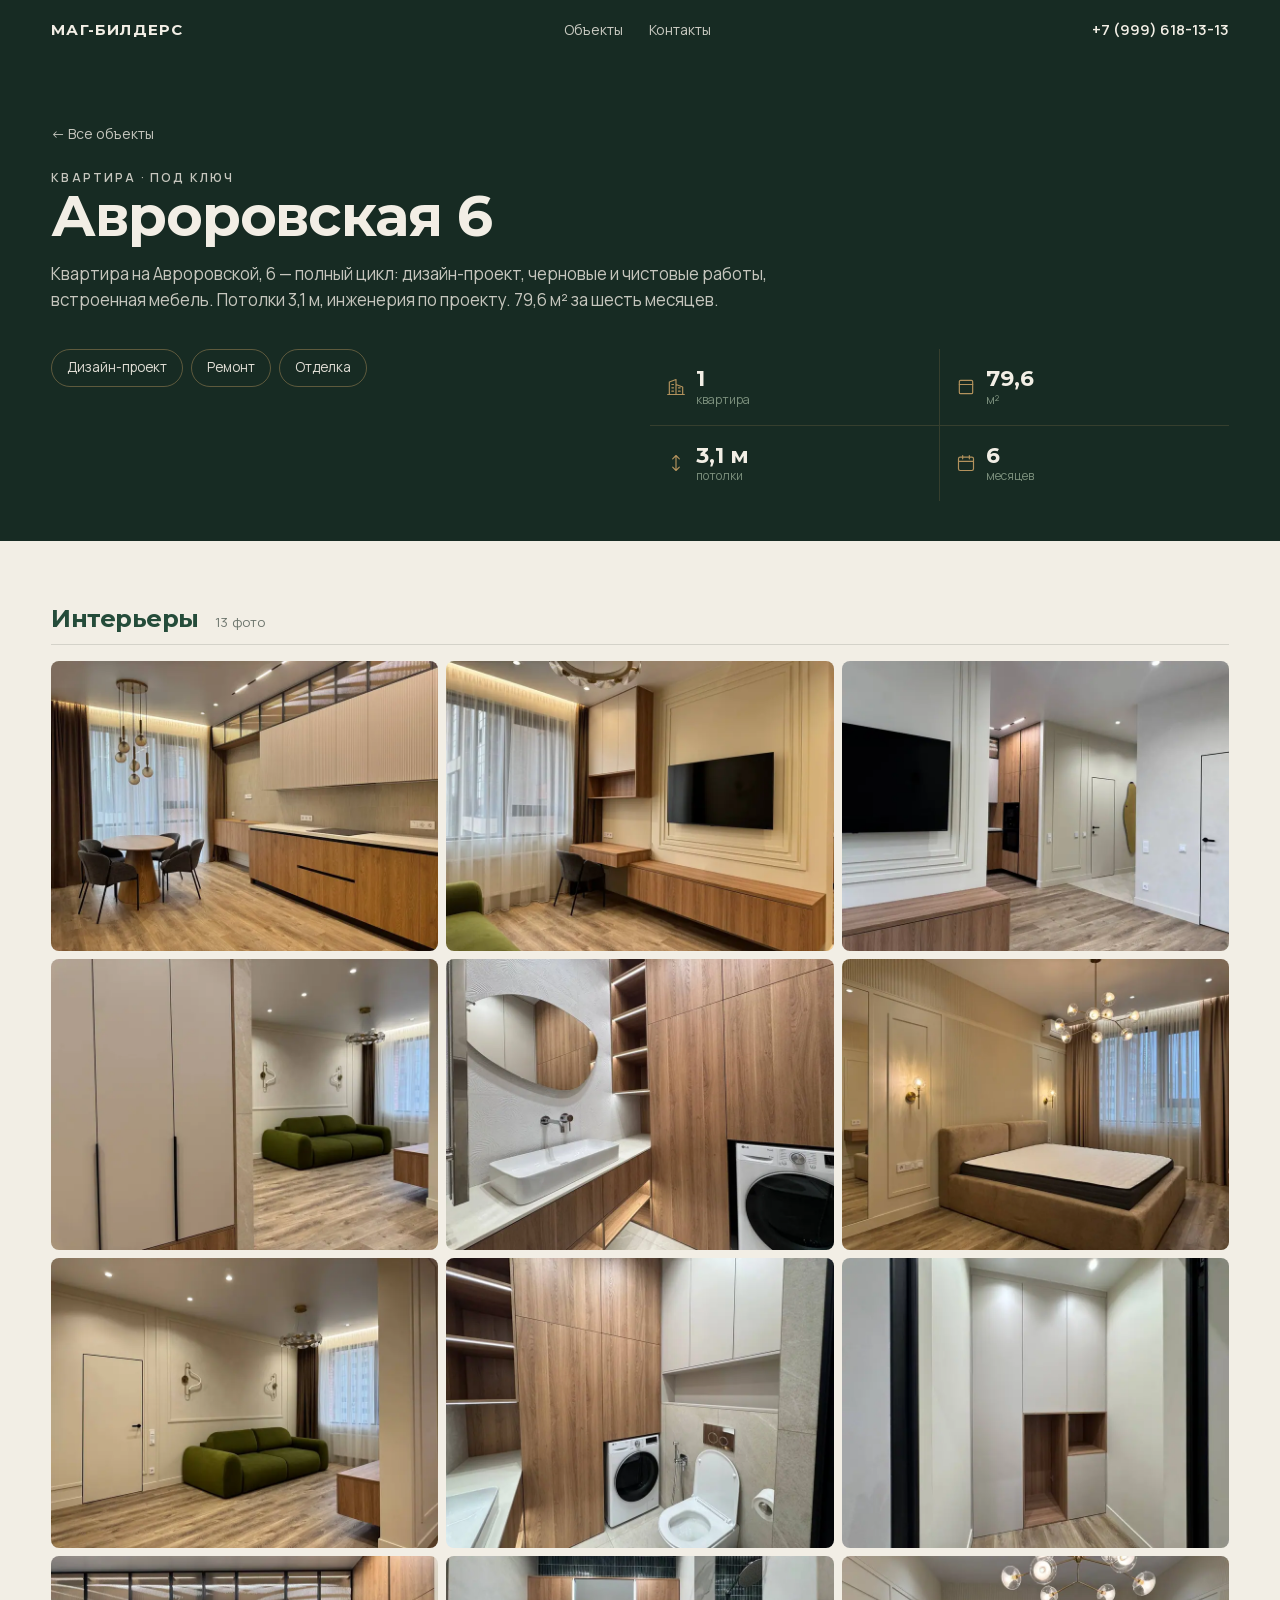
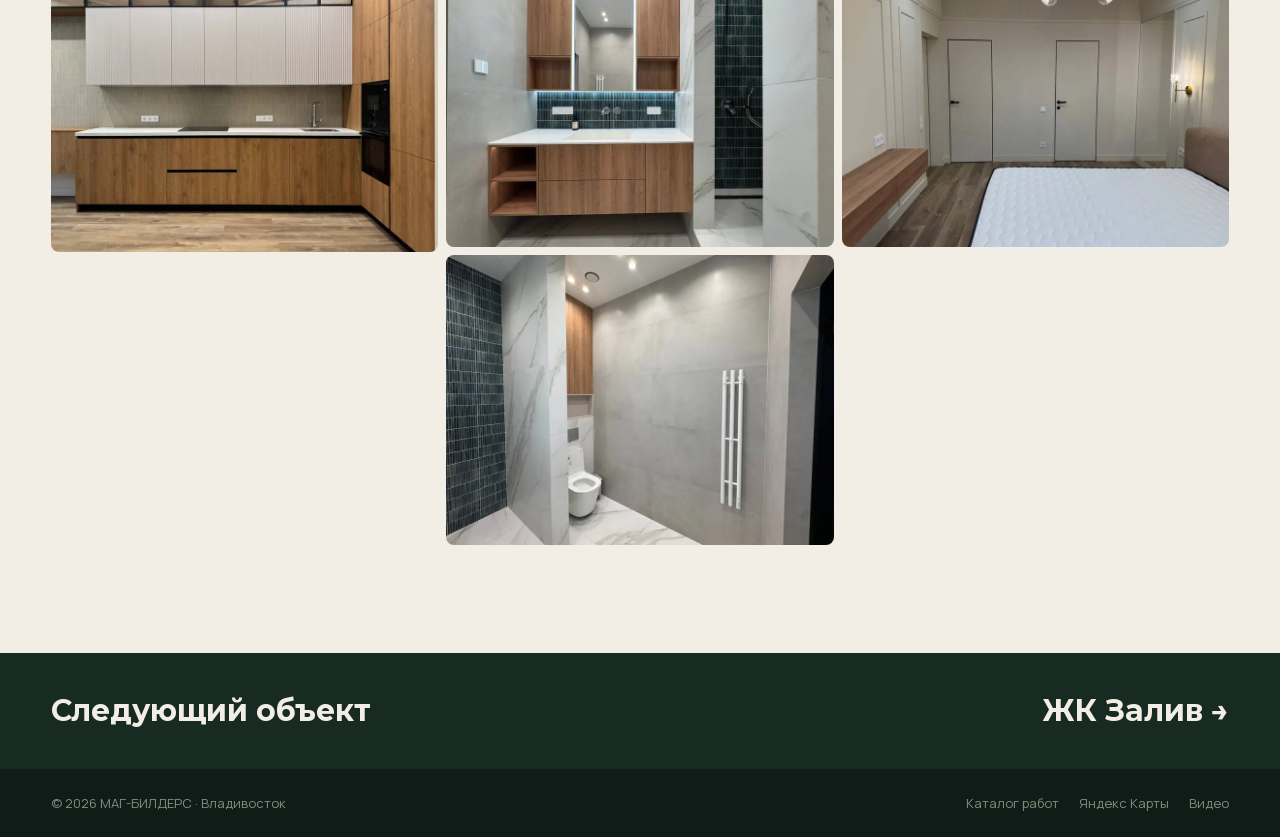
<file: projects/avrorovskaya-6.html>
<!DOCTYPE html>
<html lang="ru"><head>
<meta charset="utf-8">
<meta name="viewport" content="width=device-width,initial-scale=1">
<title>Авроровская 6 — МАГ-БИЛДЕРС</title>
<meta name="description" content="Дизайн-проект, ремонт и отделка в одних руках — 79,6 м² под ключ.">
<meta property="og:title" content="Авроровская 6 — МАГ-БИЛДЕРС">
<meta property="og:description" content="Дизайн-проект, ремонт и отделка в одних руках — 79,6 м² под ключ.">
<meta property="og:type" content="website">
<meta name="theme-color" content="#172B23">
<link rel="stylesheet" href="../assets/css/style.css">
<link rel="preload" href="../assets/fonts/Montserrat.woff2" as="font" type="font/woff2" crossorigin>
<link rel="preload" href="../assets/fonts/Manrope.woff2" as="font" type="font/woff2" crossorigin>
<style>
@font-face{font-family:"Montserrat";src:url("../assets/fonts/Montserrat.woff2") format("woff2");font-weight:100 900;font-display:swap}
@font-face{font-family:"Manrope";src:url("../assets/fonts/Manrope.woff2") format("woff2");font-weight:100 900;font-display:swap}
</style>
</head>
<body>
<header class="header">
  <div class="wrap header__row">
    <a class="logo" href="../index.html">МАГ-БИЛДЕРС</a>
    <nav class="nav">
      <a href="../index.html#projects">Объекты</a>
      <a href="../index.html#contacts">Контакты</a>
    </nav>
    <a class="header__phone" href="tel:+79996181313">+7 (999) 618-13-13</a>
    <button class="burger" aria-label="Меню" aria-expanded="false">&#9776;</button>
    <div class="menu-extra" hidden>
      <a href="https://wa.me/79996181313" target="_blank" rel="noopener">WhatsApp</a>
      <a href="https://t.me/MAGbuildersVl" target="_blank" rel="noopener">Telegram</a>
      <a href="https://taplink.cc/magbuilders.vl" target="_blank" rel="noopener">Каталог работ</a>
    </div>
  </div>
</header>

<section class="phero">
  <div class="wrap">
    <a class="back" href="../index.html#projects">← Все объекты</a>
    <p class="eyebrow" style="margin-top:24px">Квартира · под ключ</p>
    <h1>Авроровская 6</h1>
    <p>Квартира на Авроровской, 6 — полный цикл: дизайн-проект, черновые и чистовые работы, встроенная мебель. Потолки 3,1 м, инженерия по проекту. 79,6 м² за шесть месяцев.</p>
    <div class="phero__cols">
      <ul class="works"><li>Дизайн-проект</li><li>Ремонт</li><li>Отделка</li></ul>
      <div class="pstats"><div><svg viewBox="0 0 24 24" aria-hidden="true"><path d="M4 21V6l8-3v18M12 21V9l8 3v9M2 21h20"/><path d="M7 9h2M7 13h2M7 17h2M15 13h2M15 17h2"/></svg><b>1</b><span>квартира</span></div><div><svg viewBox="0 0 24 24" aria-hidden="true"><rect x="4" y="4" width="16" height="16" rx="1.5"/><path d="M4 9h16"/></svg><b>79,6</b><span>м²</span></div><div><svg viewBox="0 0 24 24" aria-hidden="true"><path d="M12 3v18M8 7l4-4 4 4M8 17l4 4 4-4"/></svg><b>3,1 м</b><span>потолки</span></div><div><svg viewBox="0 0 24 24" aria-hidden="true"><rect x="3" y="5" width="18" height="16" rx="2"/><path d="M3 10h18M8 3v4M16 3v4"/></svg><b>6</b><span>месяцев</span></div></div>
    </div>
  </div>
</section>

<section class="gallery">
  <div class="wrap">
    <div class="gallery__group"><h2>Интерьеры</h2><span class="gallery__count">13 фото</span></div><div class="grid"><button type="button" data-full="../assets/img/avrorovskaya-6/001.webp" aria-label="Интерьеры — фото 1"><img loading="lazy" src="../assets/img/avrorovskaya-6/t/001.webp" alt="" width="800" height="600"></button><button type="button" data-full="../assets/img/avrorovskaya-6/002.webp" aria-label="Интерьеры — фото 2"><img loading="lazy" src="../assets/img/avrorovskaya-6/t/002.webp" alt="" width="800" height="600"></button><button type="button" data-full="../assets/img/avrorovskaya-6/003.webp" aria-label="Интерьеры — фото 3"><img loading="lazy" src="../assets/img/avrorovskaya-6/t/003.webp" alt="" width="800" height="600"></button><button type="button" data-full="../assets/img/avrorovskaya-6/004.webp" aria-label="Интерьеры — фото 4"><img loading="lazy" src="../assets/img/avrorovskaya-6/t/004.webp" alt="" width="800" height="600"></button><button type="button" data-full="../assets/img/avrorovskaya-6/005.webp" aria-label="Интерьеры — фото 5"><img loading="lazy" src="../assets/img/avrorovskaya-6/t/005.webp" alt="" width="800" height="600"></button><button type="button" data-full="../assets/img/avrorovskaya-6/006.webp" aria-label="Интерьеры — фото 6"><img loading="lazy" src="../assets/img/avrorovskaya-6/t/006.webp" alt="" width="800" height="600"></button><button type="button" data-full="../assets/img/avrorovskaya-6/007.webp" aria-label="Интерьеры — фото 7"><img loading="lazy" src="../assets/img/avrorovskaya-6/t/007.webp" alt="" width="800" height="600"></button><button type="button" data-full="../assets/img/avrorovskaya-6/008.webp" aria-label="Интерьеры — фото 8"><img loading="lazy" src="../assets/img/avrorovskaya-6/t/008.webp" alt="" width="800" height="600"></button><button type="button" data-full="../assets/img/avrorovskaya-6/009.webp" aria-label="Интерьеры — фото 9"><img loading="lazy" src="../assets/img/avrorovskaya-6/t/009.webp" alt="" width="800" height="600"></button><button type="button" data-full="../assets/img/avrorovskaya-6/010.webp" aria-label="Интерьеры — фото 10"><img loading="lazy" src="../assets/img/avrorovskaya-6/t/010.webp" alt="" width="800" height="600"></button><button type="button" data-full="../assets/img/avrorovskaya-6/011.webp" aria-label="Интерьеры — фото 11"><img loading="lazy" src="../assets/img/avrorovskaya-6/t/011.webp" alt="" width="800" height="600"></button><button type="button" data-full="../assets/img/avrorovskaya-6/012.webp" aria-label="Интерьеры — фото 12"><img loading="lazy" src="../assets/img/avrorovskaya-6/t/012.webp" alt="" width="800" height="600"></button><button type="button" data-full="../assets/img/avrorovskaya-6/013.webp" aria-label="Интерьеры — фото 13"><img loading="lazy" src="../assets/img/avrorovskaya-6/t/013.webp" alt="" width="800" height="600"></button></div>
  </div>
</section>

<section class="next">
  <div class="wrap">
    <a href="zhk-zaliv.html"><span>Следующий объект</span><span>ЖК Залив →</span></a>
  </div>
</section>
<footer class="footer">
  <div class="wrap footer__row">
    <span>© 2026 МАГ-БИЛДЕРС · Владивосток</span>
    <span class="footer__links">
      <a href="https://taplink.cc/magbuilders.vl" target="_blank" rel="noopener">Каталог работ</a>
      <a href="https://yandex.ru/maps/org/mag_builders/175291414661" target="_blank" rel="noopener">Яндекс Карты</a>
      <a href="https://youtu.be/LYErURsFOjw" target="_blank" rel="noopener">Видео</a>
    </span>
  </div>
</footer>
<script src="../assets/js/main.js"></script>
</body></html>
</file>
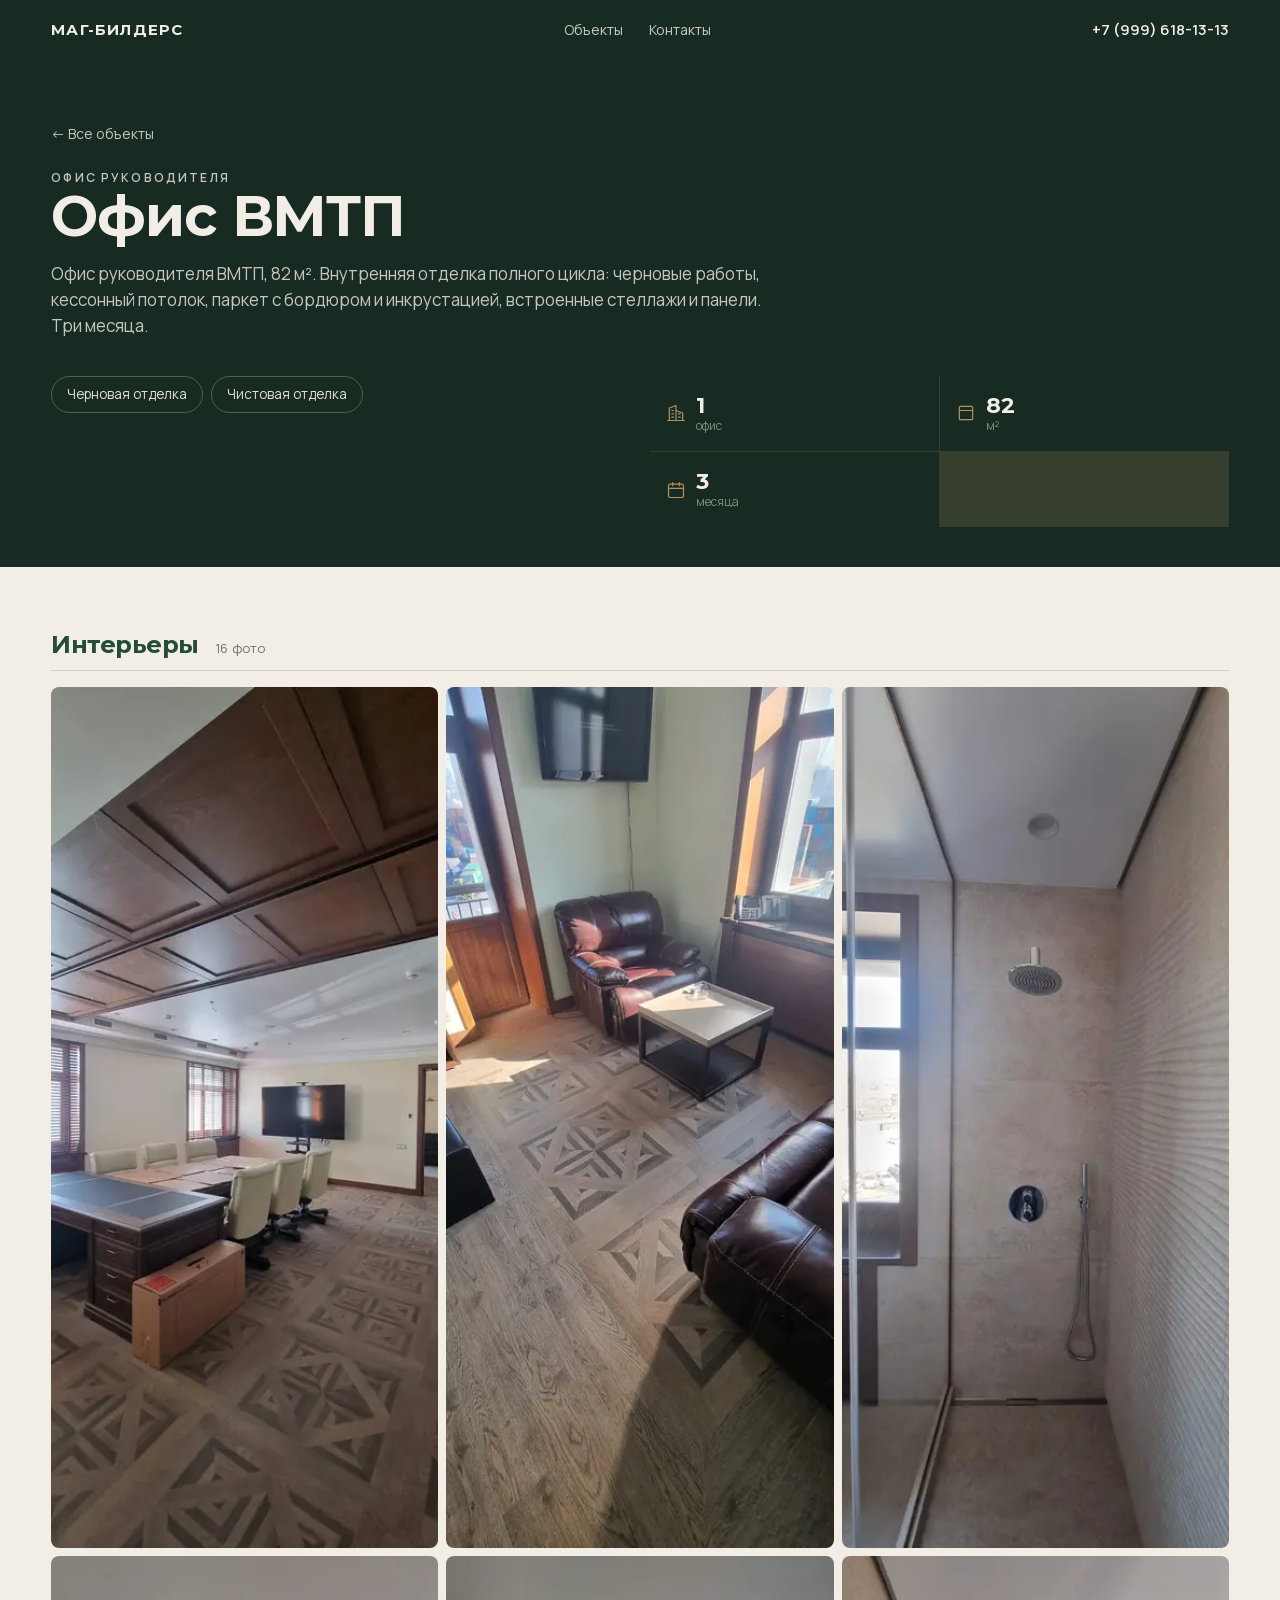
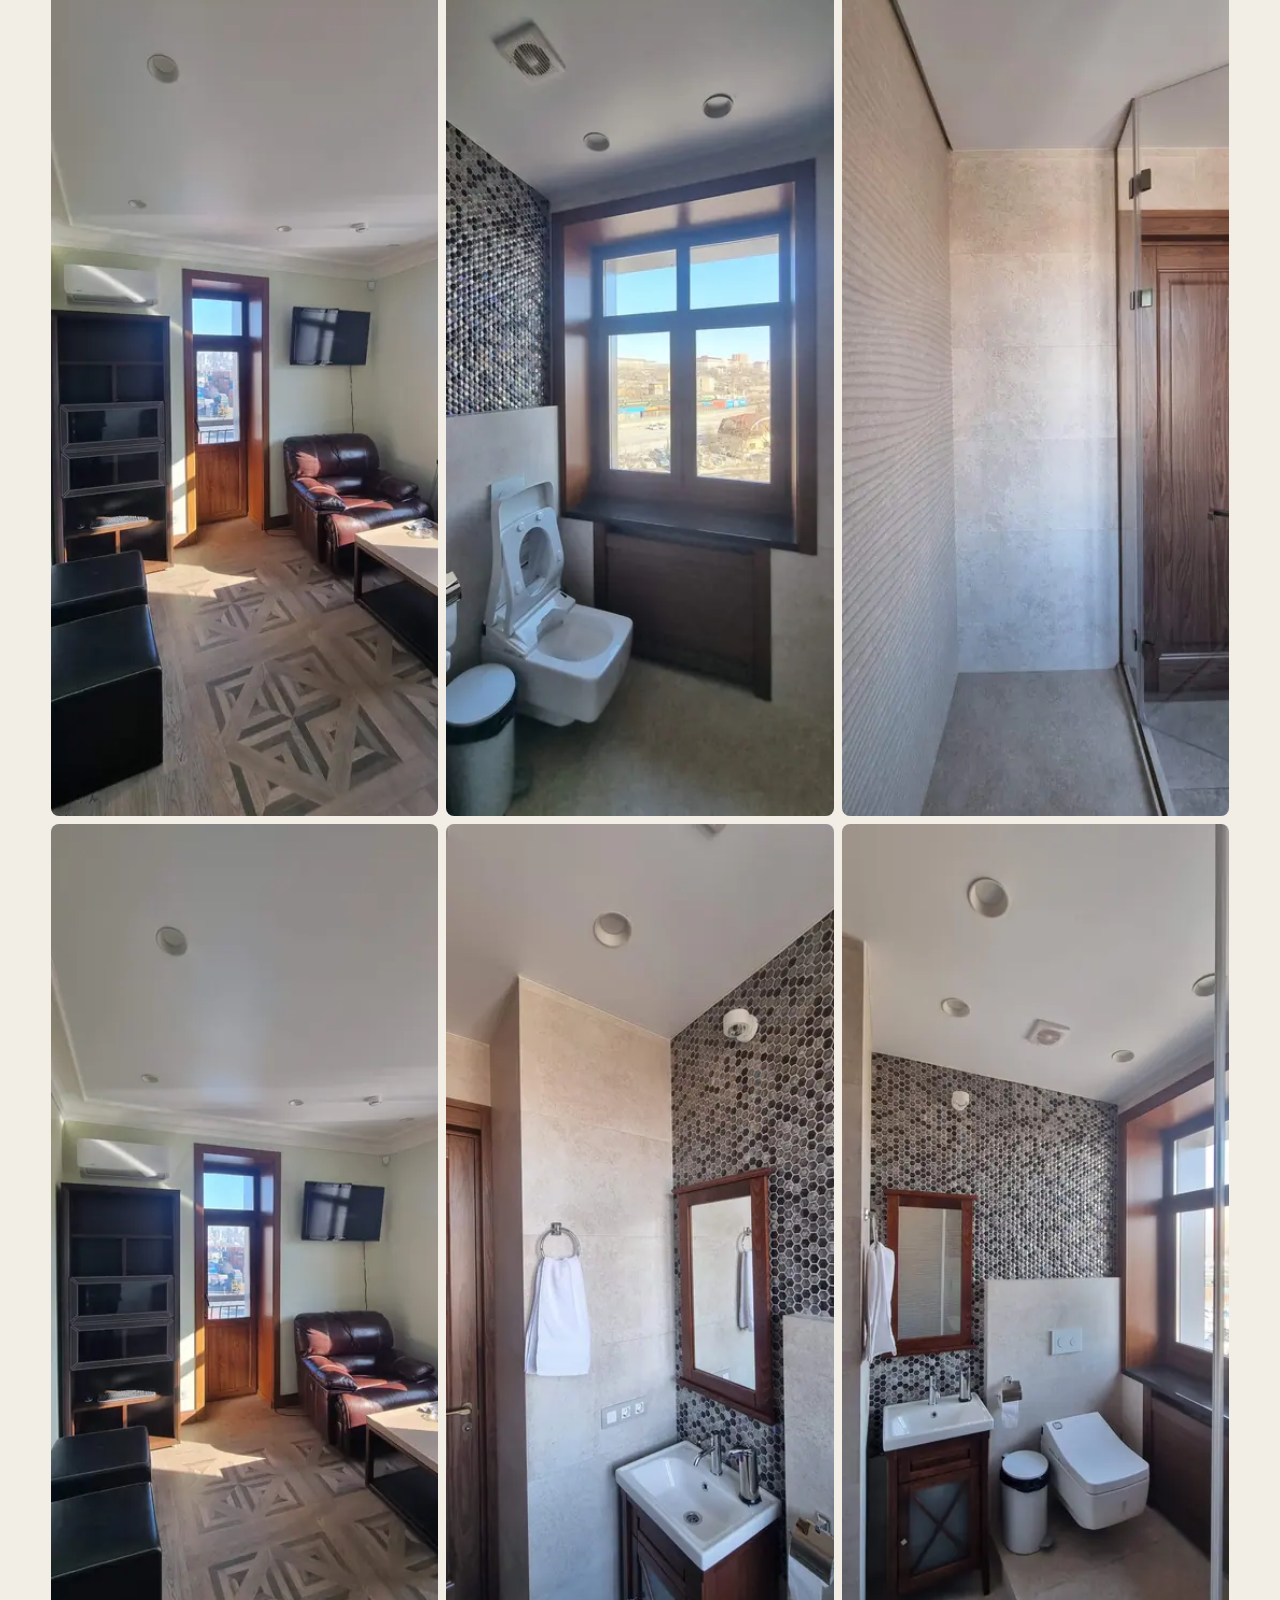
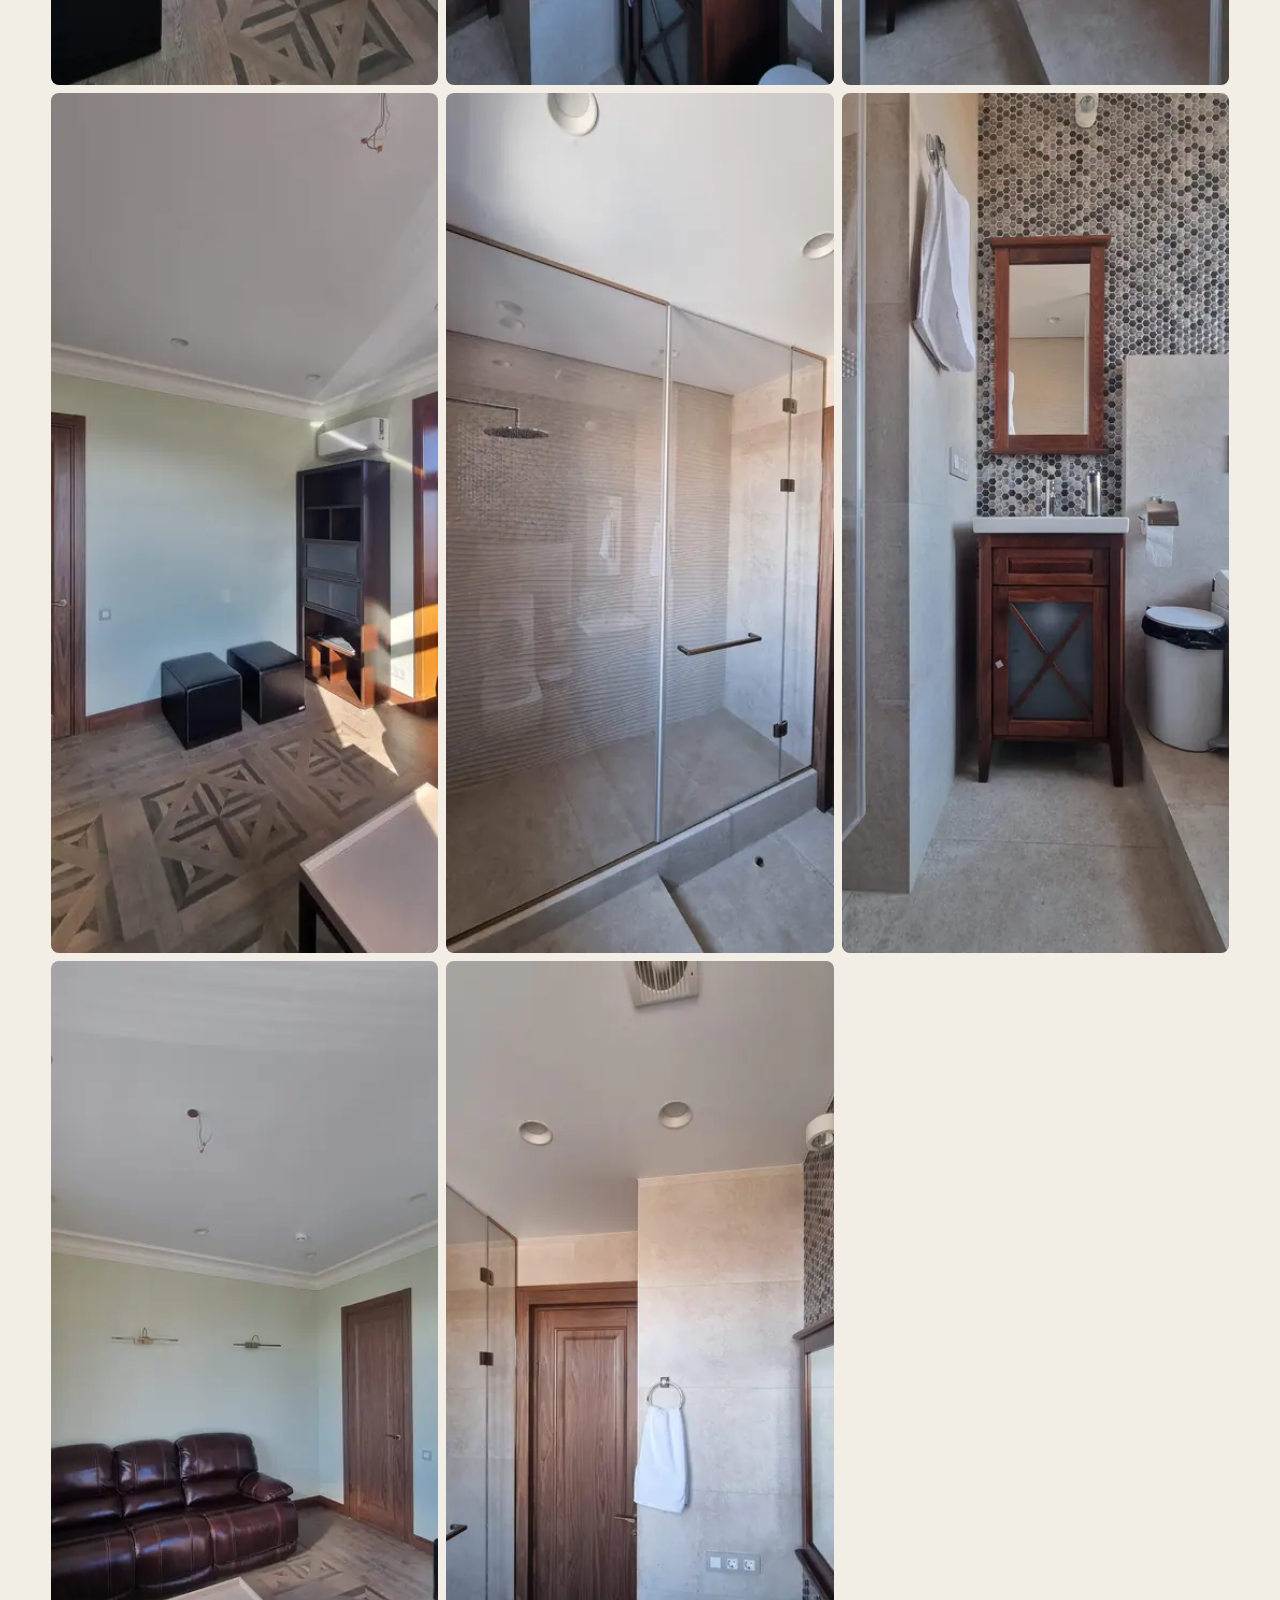
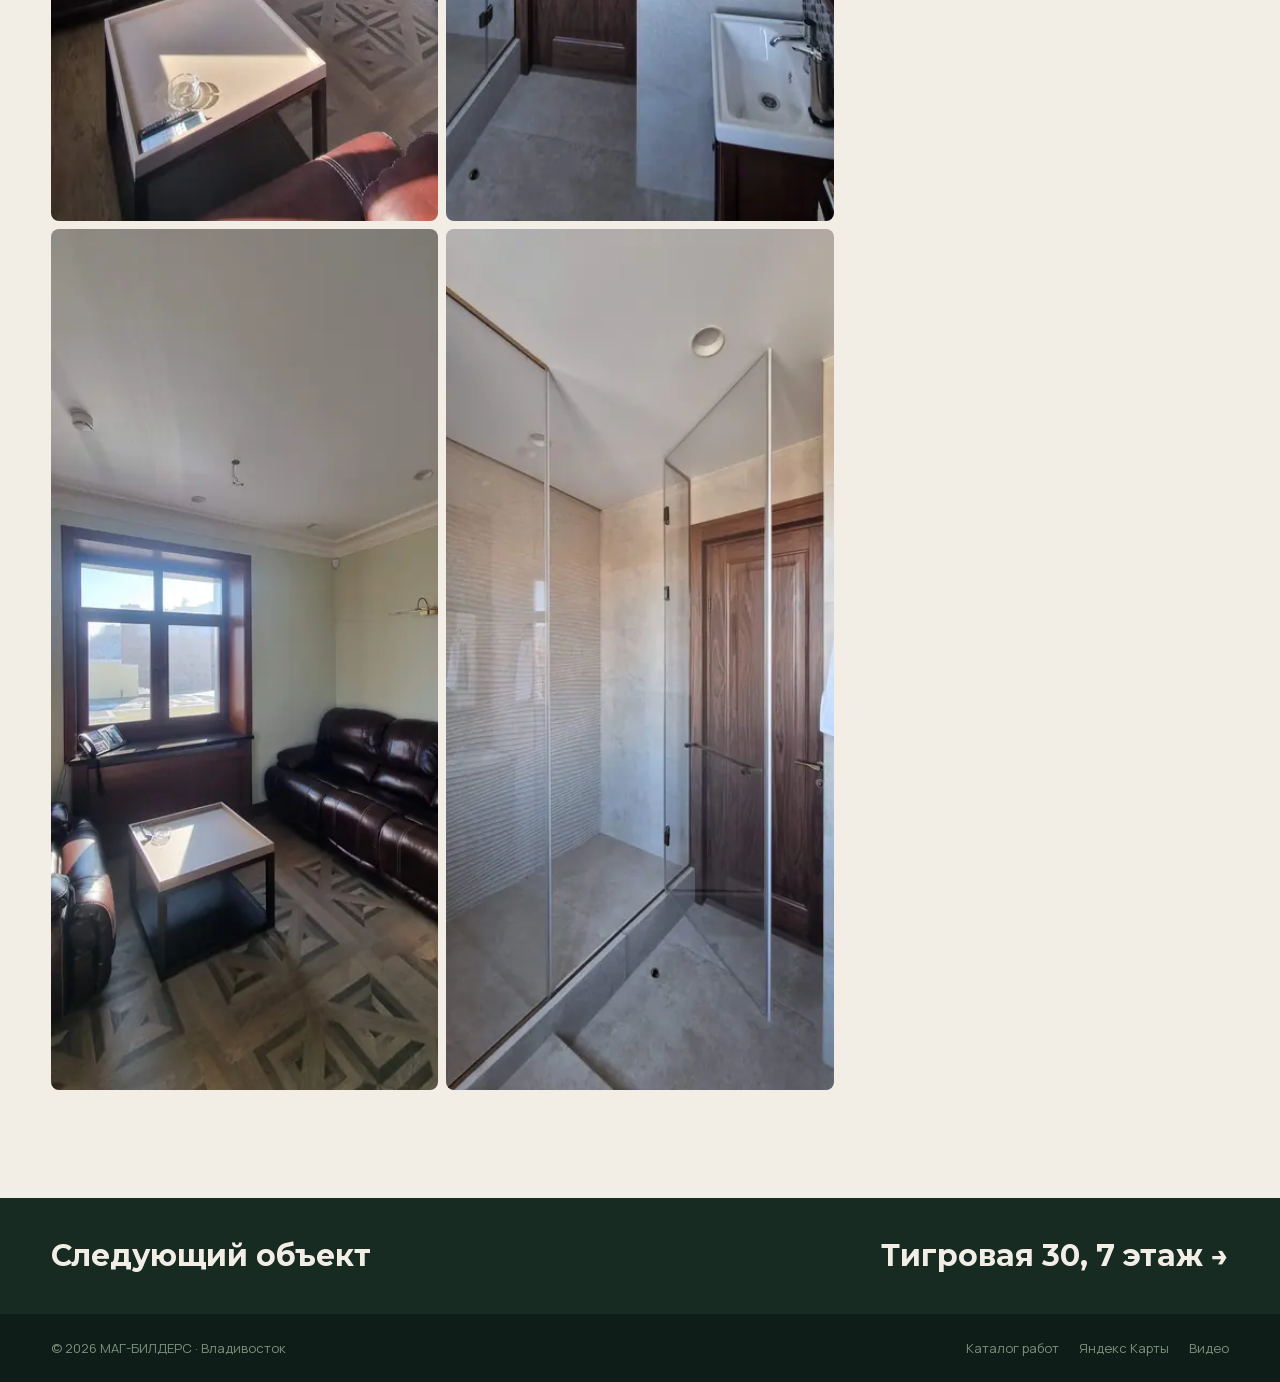
<file: projects/office-vmtp.html>
<!DOCTYPE html>
<html lang="ru"><head>
<meta charset="utf-8">
<meta name="viewport" content="width=device-width,initial-scale=1">
<title>Офис ВМТП — МАГ-БИЛДЕРС</title>
<meta name="description" content="Черновая и чистовая отделка: дерево, кессоны, паркет с инкрустацией.">
<meta property="og:title" content="Офис ВМТП — МАГ-БИЛДЕРС">
<meta property="og:description" content="Черновая и чистовая отделка: дерево, кессоны, паркет с инкрустацией.">
<meta property="og:type" content="website">
<meta name="theme-color" content="#172B23">
<link rel="stylesheet" href="../assets/css/style.css">
<link rel="preload" href="../assets/fonts/Montserrat.woff2" as="font" type="font/woff2" crossorigin>
<link rel="preload" href="../assets/fonts/Manrope.woff2" as="font" type="font/woff2" crossorigin>
<style>
@font-face{font-family:"Montserrat";src:url("../assets/fonts/Montserrat.woff2") format("woff2");font-weight:100 900;font-display:swap}
@font-face{font-family:"Manrope";src:url("../assets/fonts/Manrope.woff2") format("woff2");font-weight:100 900;font-display:swap}
</style>
</head>
<body>
<header class="header">
  <div class="wrap header__row">
    <a class="logo" href="../index.html">МАГ-БИЛДЕРС</a>
    <nav class="nav">
      <a href="../index.html#projects">Объекты</a>
      <a href="../index.html#contacts">Контакты</a>
    </nav>
    <a class="header__phone" href="tel:+79996181313">+7 (999) 618-13-13</a>
    <button class="burger" aria-label="Меню" aria-expanded="false">&#9776;</button>
    <div class="menu-extra" hidden>
      <a href="https://wa.me/79996181313" target="_blank" rel="noopener">WhatsApp</a>
      <a href="https://t.me/MAGbuildersVl" target="_blank" rel="noopener">Telegram</a>
      <a href="https://taplink.cc/magbuilders.vl" target="_blank" rel="noopener">Каталог работ</a>
    </div>
  </div>
</header>

<section class="phero">
  <div class="wrap">
    <a class="back" href="../index.html#projects">← Все объекты</a>
    <p class="eyebrow" style="margin-top:24px">Офис руководителя</p>
    <h1>Офис ВМТП</h1>
    <p>Офис руководителя ВМТП, 82 м². Внутренняя отделка полного цикла: черновые работы, кессонный потолок, паркет с бордюром и инкрустацией, встроенные стеллажи и панели. Три месяца.</p>
    <div class="phero__cols">
      <ul class="works"><li>Черновая отделка</li><li>Чистовая отделка</li></ul>
      <div class="pstats"><div><svg viewBox="0 0 24 24" aria-hidden="true"><path d="M4 21V6l8-3v18M12 21V9l8 3v9M2 21h20"/><path d="M7 9h2M7 13h2M7 17h2M15 13h2M15 17h2"/></svg><b>1</b><span>офис</span></div><div><svg viewBox="0 0 24 24" aria-hidden="true"><rect x="4" y="4" width="16" height="16" rx="1.5"/><path d="M4 9h16"/></svg><b>82</b><span>м²</span></div><div><svg viewBox="0 0 24 24" aria-hidden="true"><rect x="3" y="5" width="18" height="16" rx="2"/><path d="M3 10h18M8 3v4M16 3v4"/></svg><b>3</b><span>месяца</span></div></div>
    </div>
  </div>
</section>

<section class="gallery">
  <div class="wrap">
    <div class="gallery__group"><h2>Интерьеры</h2><span class="gallery__count">16 фото</span></div><div class="grid"><button type="button" data-full="../assets/img/office-vmtp/001.webp" aria-label="Интерьеры — фото 1"><img loading="lazy" src="../assets/img/office-vmtp/t/001.webp" alt="" width="800" height="600"></button><button type="button" data-full="../assets/img/office-vmtp/002.webp" aria-label="Интерьеры — фото 2"><img loading="lazy" src="../assets/img/office-vmtp/t/002.webp" alt="" width="800" height="600"></button><button type="button" data-full="../assets/img/office-vmtp/003.webp" aria-label="Интерьеры — фото 3"><img loading="lazy" src="../assets/img/office-vmtp/t/003.webp" alt="" width="800" height="600"></button><button type="button" data-full="../assets/img/office-vmtp/004.webp" aria-label="Интерьеры — фото 4"><img loading="lazy" src="../assets/img/office-vmtp/t/004.webp" alt="" width="800" height="600"></button><button type="button" data-full="../assets/img/office-vmtp/005.webp" aria-label="Интерьеры — фото 5"><img loading="lazy" src="../assets/img/office-vmtp/t/005.webp" alt="" width="800" height="600"></button><button type="button" data-full="../assets/img/office-vmtp/006.webp" aria-label="Интерьеры — фото 6"><img loading="lazy" src="../assets/img/office-vmtp/t/006.webp" alt="" width="800" height="600"></button><button type="button" data-full="../assets/img/office-vmtp/007.webp" aria-label="Интерьеры — фото 7"><img loading="lazy" src="../assets/img/office-vmtp/t/007.webp" alt="" width="800" height="600"></button><button type="button" data-full="../assets/img/office-vmtp/008.webp" aria-label="Интерьеры — фото 8"><img loading="lazy" src="../assets/img/office-vmtp/t/008.webp" alt="" width="800" height="600"></button><button type="button" data-full="../assets/img/office-vmtp/009.webp" aria-label="Интерьеры — фото 9"><img loading="lazy" src="../assets/img/office-vmtp/t/009.webp" alt="" width="800" height="600"></button><button type="button" data-full="../assets/img/office-vmtp/010.webp" aria-label="Интерьеры — фото 10"><img loading="lazy" src="../assets/img/office-vmtp/t/010.webp" alt="" width="800" height="600"></button><button type="button" data-full="../assets/img/office-vmtp/011.webp" aria-label="Интерьеры — фото 11"><img loading="lazy" src="../assets/img/office-vmtp/t/011.webp" alt="" width="800" height="600"></button><button type="button" data-full="../assets/img/office-vmtp/012.webp" aria-label="Интерьеры — фото 12"><img loading="lazy" src="../assets/img/office-vmtp/t/012.webp" alt="" width="800" height="600"></button><button type="button" data-full="../assets/img/office-vmtp/013.webp" aria-label="Интерьеры — фото 13"><img loading="lazy" src="../assets/img/office-vmtp/t/013.webp" alt="" width="800" height="600"></button><button type="button" data-full="../assets/img/office-vmtp/014.webp" aria-label="Интерьеры — фото 14"><img loading="lazy" src="../assets/img/office-vmtp/t/014.webp" alt="" width="800" height="600"></button><button type="button" data-full="../assets/img/office-vmtp/015.webp" aria-label="Интерьеры — фото 15"><img loading="lazy" src="../assets/img/office-vmtp/t/015.webp" alt="" width="800" height="600"></button><button type="button" data-full="../assets/img/office-vmtp/016.webp" aria-label="Интерьеры — фото 16"><img loading="lazy" src="../assets/img/office-vmtp/t/016.webp" alt="" width="800" height="600"></button></div>
  </div>
</section>

<section class="next">
  <div class="wrap">
    <a href="tigrovaya-30-7.html"><span>Следующий объект</span><span>Тигровая 30, 7 этаж →</span></a>
  </div>
</section>
<footer class="footer">
  <div class="wrap footer__row">
    <span>© 2026 МАГ-БИЛДЕРС · Владивосток</span>
    <span class="footer__links">
      <a href="https://taplink.cc/magbuilders.vl" target="_blank" rel="noopener">Каталог работ</a>
      <a href="https://yandex.ru/maps/org/mag_builders/175291414661" target="_blank" rel="noopener">Яндекс Карты</a>
      <a href="https://youtu.be/LYErURsFOjw" target="_blank" rel="noopener">Видео</a>
    </span>
  </div>
</footer>
<script src="../assets/js/main.js"></script>
</body></html>
</file>
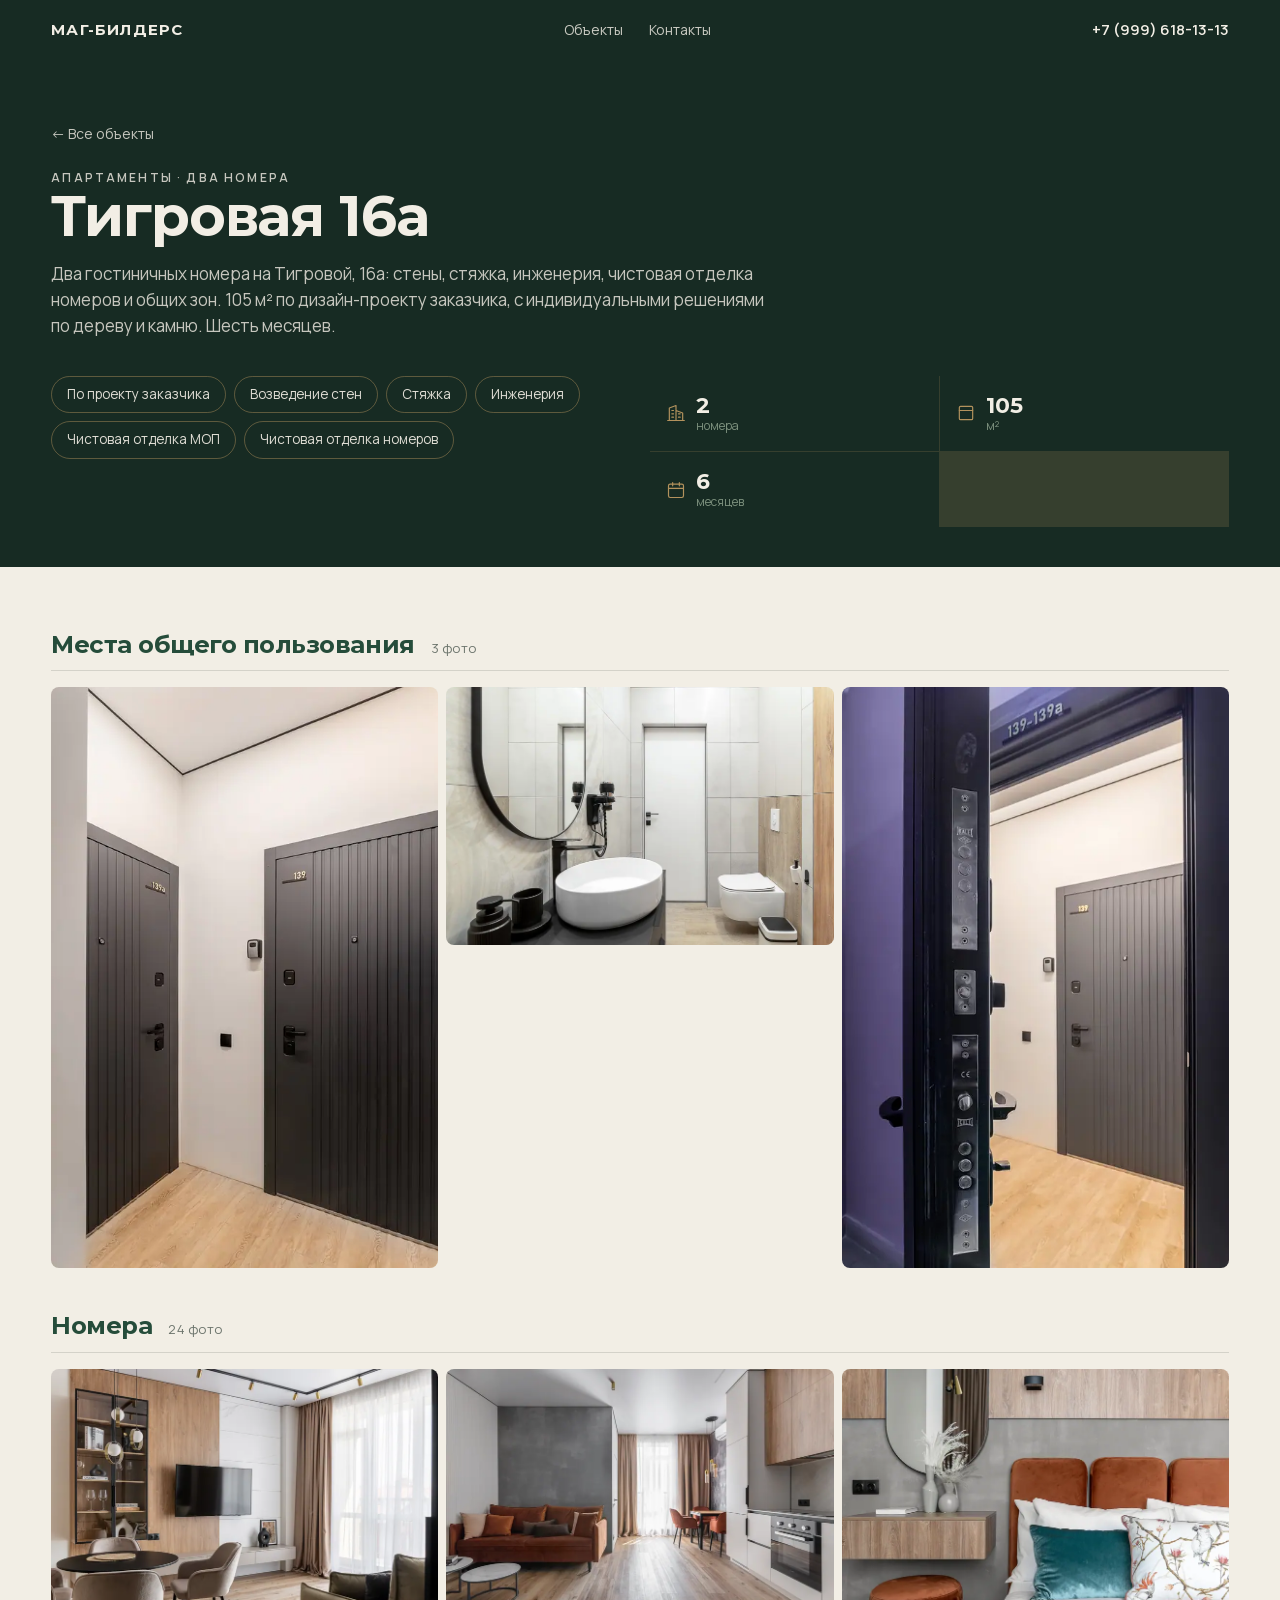
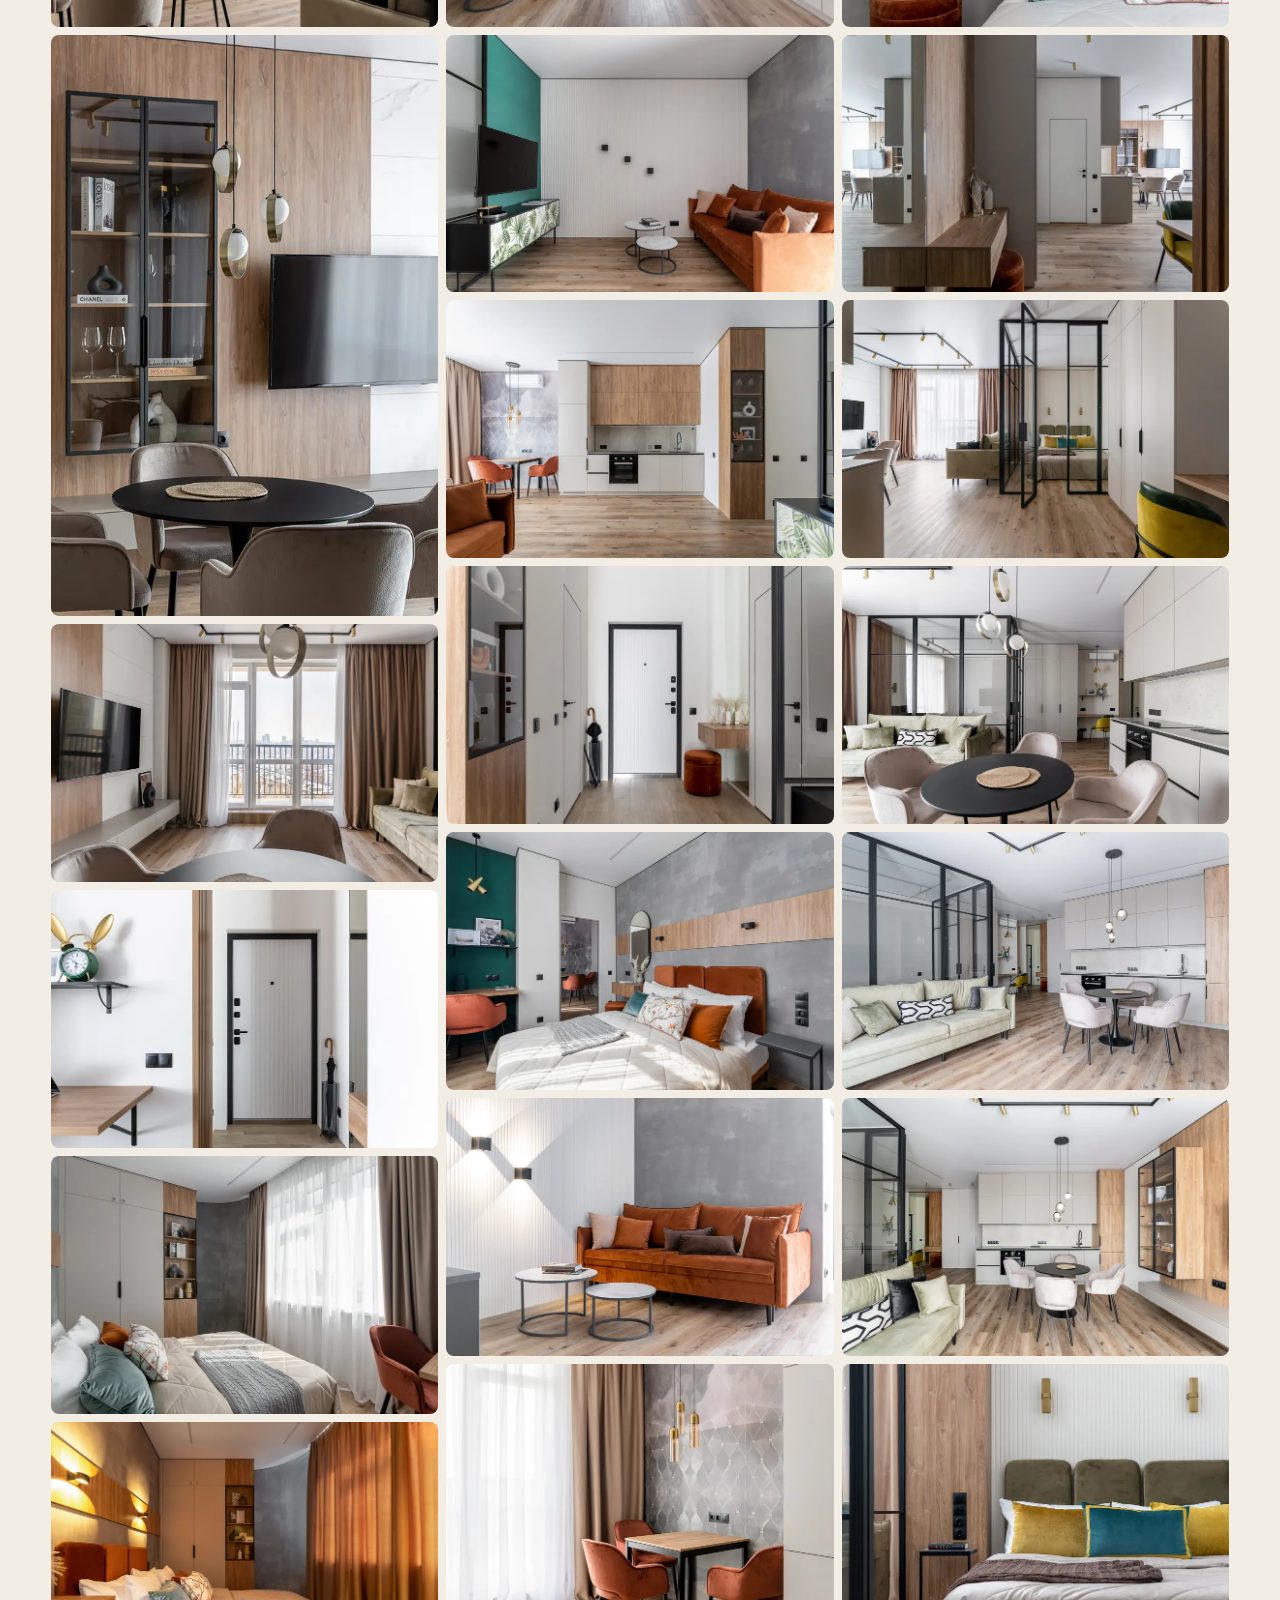
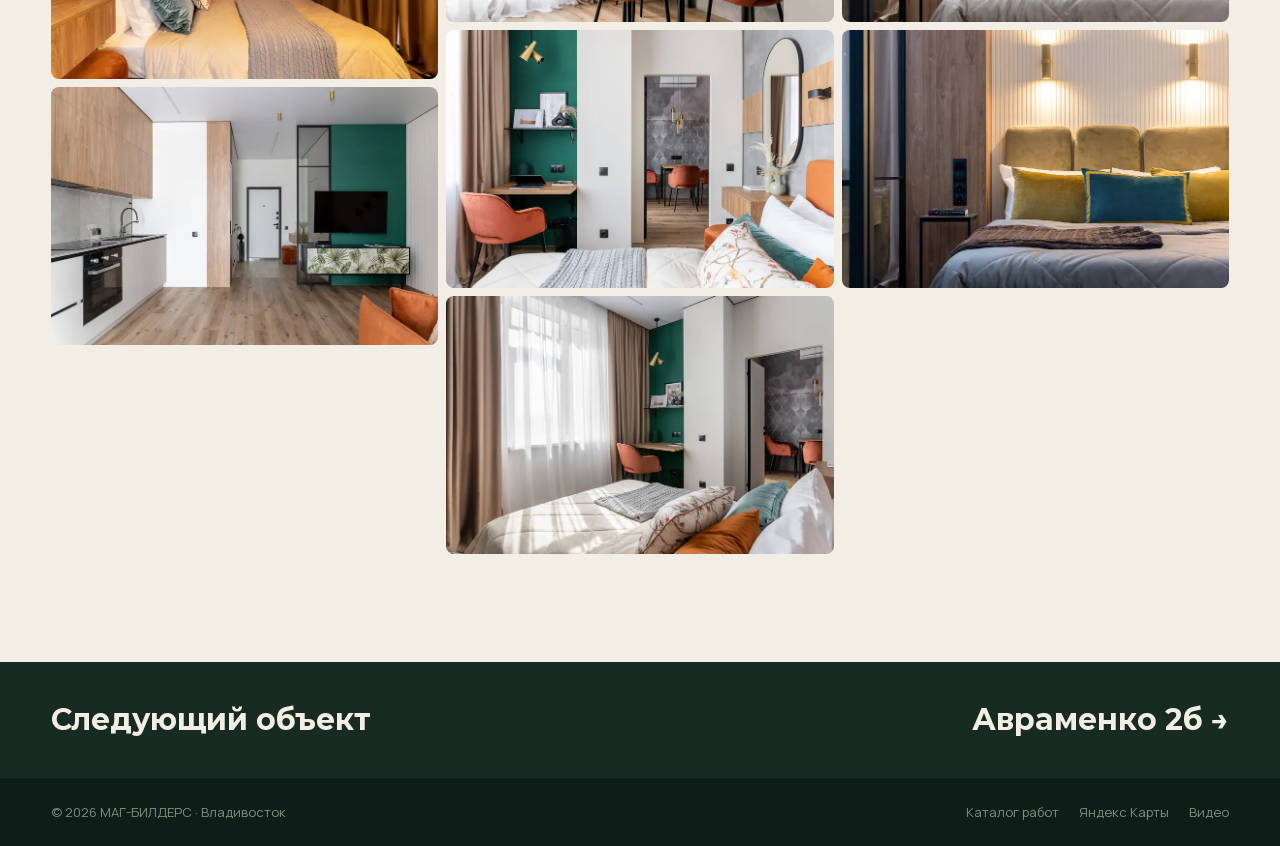
<file: projects/tigrovaya-16a.html>
<!DOCTYPE html>
<html lang="ru"><head>
<meta charset="utf-8">
<meta name="viewport" content="width=device-width,initial-scale=1">
<title>Тигровая 16а — МАГ-БИЛДЕРС</title>
<meta name="description" content="Два номера по проекту заказчика — инженерия и столярка под размер.">
<meta property="og:title" content="Тигровая 16а — МАГ-БИЛДЕРС">
<meta property="og:description" content="Два номера по проекту заказчика — инженерия и столярка под размер.">
<meta property="og:type" content="website">
<meta name="theme-color" content="#172B23">
<link rel="stylesheet" href="../assets/css/style.css">
<link rel="preload" href="../assets/fonts/Montserrat.woff2" as="font" type="font/woff2" crossorigin>
<link rel="preload" href="../assets/fonts/Manrope.woff2" as="font" type="font/woff2" crossorigin>
<style>
@font-face{font-family:"Montserrat";src:url("../assets/fonts/Montserrat.woff2") format("woff2");font-weight:100 900;font-display:swap}
@font-face{font-family:"Manrope";src:url("../assets/fonts/Manrope.woff2") format("woff2");font-weight:100 900;font-display:swap}
</style>
</head>
<body>
<header class="header">
  <div class="wrap header__row">
    <a class="logo" href="../index.html">МАГ-БИЛДЕРС</a>
    <nav class="nav">
      <a href="../index.html#projects">Объекты</a>
      <a href="../index.html#contacts">Контакты</a>
    </nav>
    <a class="header__phone" href="tel:+79996181313">+7 (999) 618-13-13</a>
    <button class="burger" aria-label="Меню" aria-expanded="false">&#9776;</button>
    <div class="menu-extra" hidden>
      <a href="https://wa.me/79996181313" target="_blank" rel="noopener">WhatsApp</a>
      <a href="https://t.me/MAGbuildersVl" target="_blank" rel="noopener">Telegram</a>
      <a href="https://taplink.cc/magbuilders.vl" target="_blank" rel="noopener">Каталог работ</a>
    </div>
  </div>
</header>

<section class="phero">
  <div class="wrap">
    <a class="back" href="../index.html#projects">← Все объекты</a>
    <p class="eyebrow" style="margin-top:24px">Апартаменты · два номера</p>
    <h1>Тигровая 16а</h1>
    <p>Два гостиничных номера на Тигровой, 16а: стены, стяжка, инженерия, чистовая отделка номеров и общих зон. 105 м² по дизайн-проекту заказчика, с индивидуальными решениями по дереву и камню. Шесть месяцев.</p>
    <div class="phero__cols">
      <ul class="works"><li>По проекту заказчика</li><li>Возведение стен</li><li>Стяжка</li><li>Инженерия</li><li>Чистовая отделка МОП</li><li>Чистовая отделка номеров</li></ul>
      <div class="pstats"><div><svg viewBox="0 0 24 24" aria-hidden="true"><path d="M4 21V6l8-3v18M12 21V9l8 3v9M2 21h20"/><path d="M7 9h2M7 13h2M7 17h2M15 13h2M15 17h2"/></svg><b>2</b><span>номера</span></div><div><svg viewBox="0 0 24 24" aria-hidden="true"><rect x="4" y="4" width="16" height="16" rx="1.5"/><path d="M4 9h16"/></svg><b>105</b><span>м²</span></div><div><svg viewBox="0 0 24 24" aria-hidden="true"><rect x="3" y="5" width="18" height="16" rx="2"/><path d="M3 10h18M8 3v4M16 3v4"/></svg><b>6</b><span>месяцев</span></div></div>
    </div>
  </div>
</section>

<section class="gallery">
  <div class="wrap">
    <div class="gallery__group"><h2>Места общего пользования</h2><span class="gallery__count">3 фото</span></div><div class="grid"><button type="button" data-full="../assets/img/tigrovaya-16a/001.webp" aria-label="Места общего пользования — фото 1"><img loading="lazy" src="../assets/img/tigrovaya-16a/t/001.webp" alt="" width="800" height="600"></button><button type="button" data-full="../assets/img/tigrovaya-16a/002.webp" aria-label="Места общего пользования — фото 2"><img loading="lazy" src="../assets/img/tigrovaya-16a/t/002.webp" alt="" width="800" height="600"></button><button type="button" data-full="../assets/img/tigrovaya-16a/003.webp" aria-label="Места общего пользования — фото 3"><img loading="lazy" src="../assets/img/tigrovaya-16a/t/003.webp" alt="" width="800" height="600"></button></div><div class="gallery__group"><h2>Номера</h2><span class="gallery__count">24 фото</span></div><div class="grid"><button type="button" data-full="../assets/img/tigrovaya-16a/004.webp" aria-label="Номера — фото 1"><img loading="lazy" src="../assets/img/tigrovaya-16a/t/004.webp" alt="" width="800" height="600"></button><button type="button" data-full="../assets/img/tigrovaya-16a/005.webp" aria-label="Номера — фото 2"><img loading="lazy" src="../assets/img/tigrovaya-16a/t/005.webp" alt="" width="800" height="600"></button><button type="button" data-full="../assets/img/tigrovaya-16a/006.webp" aria-label="Номера — фото 3"><img loading="lazy" src="../assets/img/tigrovaya-16a/t/006.webp" alt="" width="800" height="600"></button><button type="button" data-full="../assets/img/tigrovaya-16a/007.webp" aria-label="Номера — фото 4"><img loading="lazy" src="../assets/img/tigrovaya-16a/t/007.webp" alt="" width="800" height="600"></button><button type="button" data-full="../assets/img/tigrovaya-16a/008.webp" aria-label="Номера — фото 5"><img loading="lazy" src="../assets/img/tigrovaya-16a/t/008.webp" alt="" width="800" height="600"></button><button type="button" data-full="../assets/img/tigrovaya-16a/009.webp" aria-label="Номера — фото 6"><img loading="lazy" src="../assets/img/tigrovaya-16a/t/009.webp" alt="" width="800" height="600"></button><button type="button" data-full="../assets/img/tigrovaya-16a/010.webp" aria-label="Номера — фото 7"><img loading="lazy" src="../assets/img/tigrovaya-16a/t/010.webp" alt="" width="800" height="600"></button><button type="button" data-full="../assets/img/tigrovaya-16a/011.webp" aria-label="Номера — фото 8"><img loading="lazy" src="../assets/img/tigrovaya-16a/t/011.webp" alt="" width="800" height="600"></button><button type="button" data-full="../assets/img/tigrovaya-16a/012.webp" aria-label="Номера — фото 9"><img loading="lazy" src="../assets/img/tigrovaya-16a/t/012.webp" alt="" width="800" height="600"></button><button type="button" data-full="../assets/img/tigrovaya-16a/013.webp" aria-label="Номера — фото 10"><img loading="lazy" src="../assets/img/tigrovaya-16a/t/013.webp" alt="" width="800" height="600"></button><button type="button" data-full="../assets/img/tigrovaya-16a/014.webp" aria-label="Номера — фото 11"><img loading="lazy" src="../assets/img/tigrovaya-16a/t/014.webp" alt="" width="800" height="600"></button><button type="button" data-full="../assets/img/tigrovaya-16a/015.webp" aria-label="Номера — фото 12"><img loading="lazy" src="../assets/img/tigrovaya-16a/t/015.webp" alt="" width="800" height="600"></button><button type="button" data-full="../assets/img/tigrovaya-16a/016.webp" aria-label="Номера — фото 13"><img loading="lazy" src="../assets/img/tigrovaya-16a/t/016.webp" alt="" width="800" height="600"></button><button type="button" data-full="../assets/img/tigrovaya-16a/017.webp" aria-label="Номера — фото 14"><img loading="lazy" src="../assets/img/tigrovaya-16a/t/017.webp" alt="" width="800" height="600"></button><button type="button" data-full="../assets/img/tigrovaya-16a/018.webp" aria-label="Номера — фото 15"><img loading="lazy" src="../assets/img/tigrovaya-16a/t/018.webp" alt="" width="800" height="600"></button><button type="button" data-full="../assets/img/tigrovaya-16a/019.webp" aria-label="Номера — фото 16"><img loading="lazy" src="../assets/img/tigrovaya-16a/t/019.webp" alt="" width="800" height="600"></button><button type="button" data-full="../assets/img/tigrovaya-16a/020.webp" aria-label="Номера — фото 17"><img loading="lazy" src="../assets/img/tigrovaya-16a/t/020.webp" alt="" width="800" height="600"></button><button type="button" data-full="../assets/img/tigrovaya-16a/021.webp" aria-label="Номера — фото 18"><img loading="lazy" src="../assets/img/tigrovaya-16a/t/021.webp" alt="" width="800" height="600"></button><button type="button" data-full="../assets/img/tigrovaya-16a/022.webp" aria-label="Номера — фото 19"><img loading="lazy" src="../assets/img/tigrovaya-16a/t/022.webp" alt="" width="800" height="600"></button><button type="button" data-full="../assets/img/tigrovaya-16a/023.webp" aria-label="Номера — фото 20"><img loading="lazy" src="../assets/img/tigrovaya-16a/t/023.webp" alt="" width="800" height="600"></button><button type="button" data-full="../assets/img/tigrovaya-16a/024.webp" aria-label="Номера — фото 21"><img loading="lazy" src="../assets/img/tigrovaya-16a/t/024.webp" alt="" width="800" height="600"></button><button type="button" data-full="../assets/img/tigrovaya-16a/025.webp" aria-label="Номера — фото 22"><img loading="lazy" src="../assets/img/tigrovaya-16a/t/025.webp" alt="" width="800" height="600"></button><button type="button" data-full="../assets/img/tigrovaya-16a/026.webp" aria-label="Номера — фото 23"><img loading="lazy" src="../assets/img/tigrovaya-16a/t/026.webp" alt="" width="800" height="600"></button><button type="button" data-full="../assets/img/tigrovaya-16a/027.webp" aria-label="Номера — фото 24"><img loading="lazy" src="../assets/img/tigrovaya-16a/t/027.webp" alt="" width="800" height="600"></button></div>
  </div>
</section>

<section class="next">
  <div class="wrap">
    <a href="avramenko-2b.html"><span>Следующий объект</span><span>Авраменко 2б →</span></a>
  </div>
</section>
<footer class="footer">
  <div class="wrap footer__row">
    <span>© 2026 МАГ-БИЛДЕРС · Владивосток</span>
    <span class="footer__links">
      <a href="https://taplink.cc/magbuilders.vl" target="_blank" rel="noopener">Каталог работ</a>
      <a href="https://yandex.ru/maps/org/mag_builders/175291414661" target="_blank" rel="noopener">Яндекс Карты</a>
      <a href="https://youtu.be/LYErURsFOjw" target="_blank" rel="noopener">Видео</a>
    </span>
  </div>
</footer>
<script src="../assets/js/main.js"></script>
</body></html>
</file>
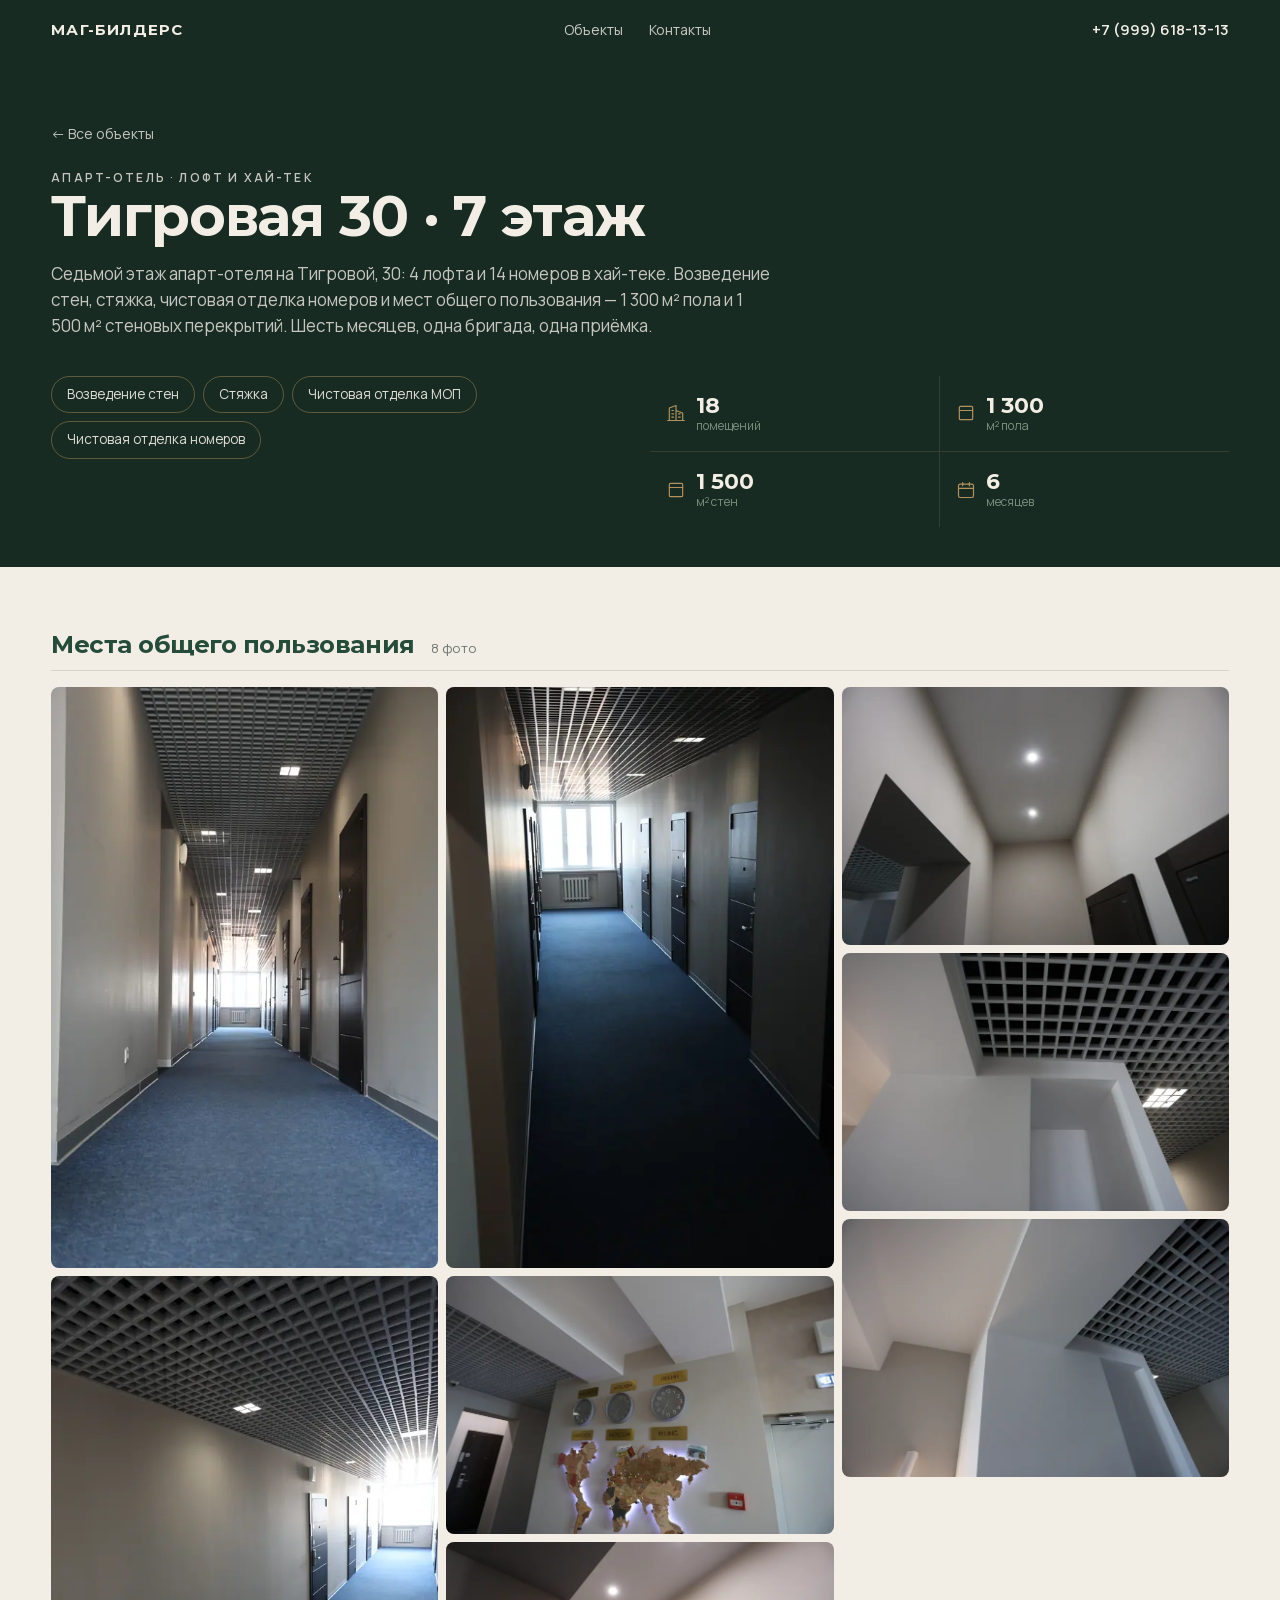
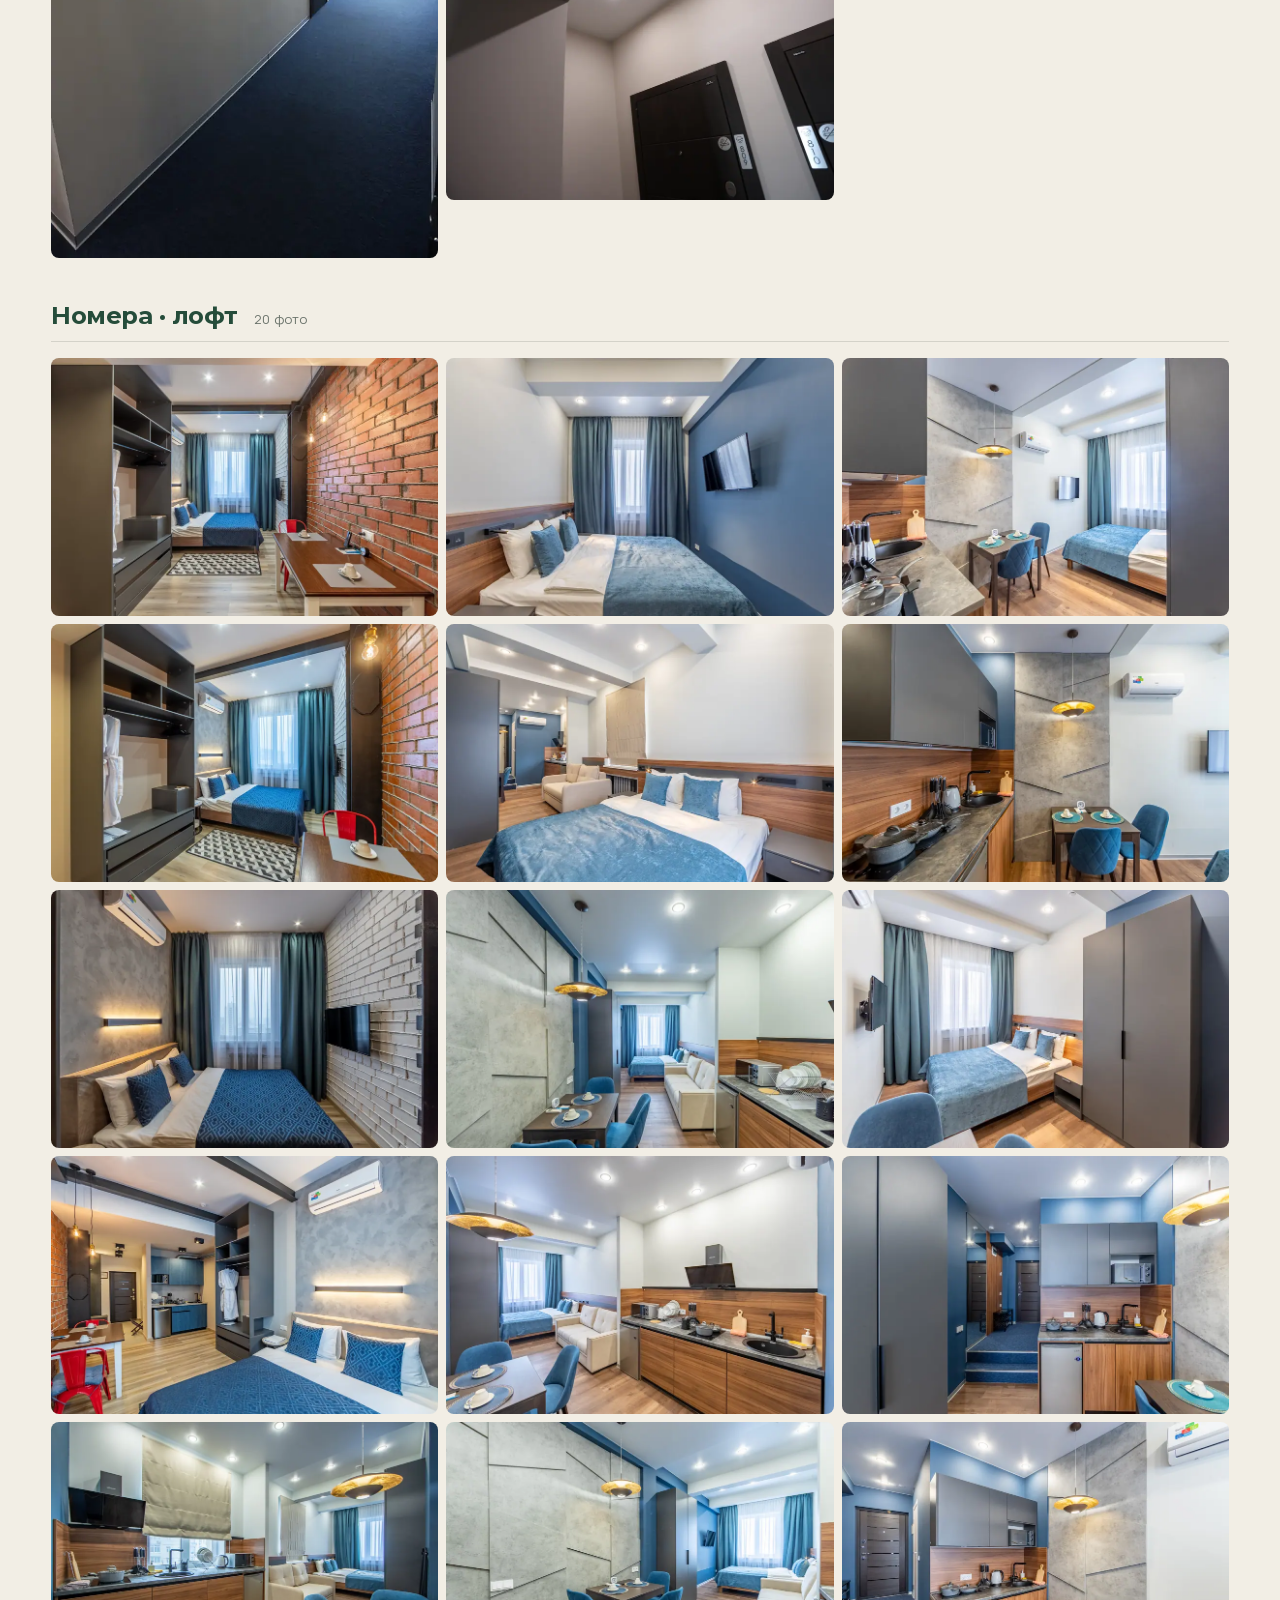
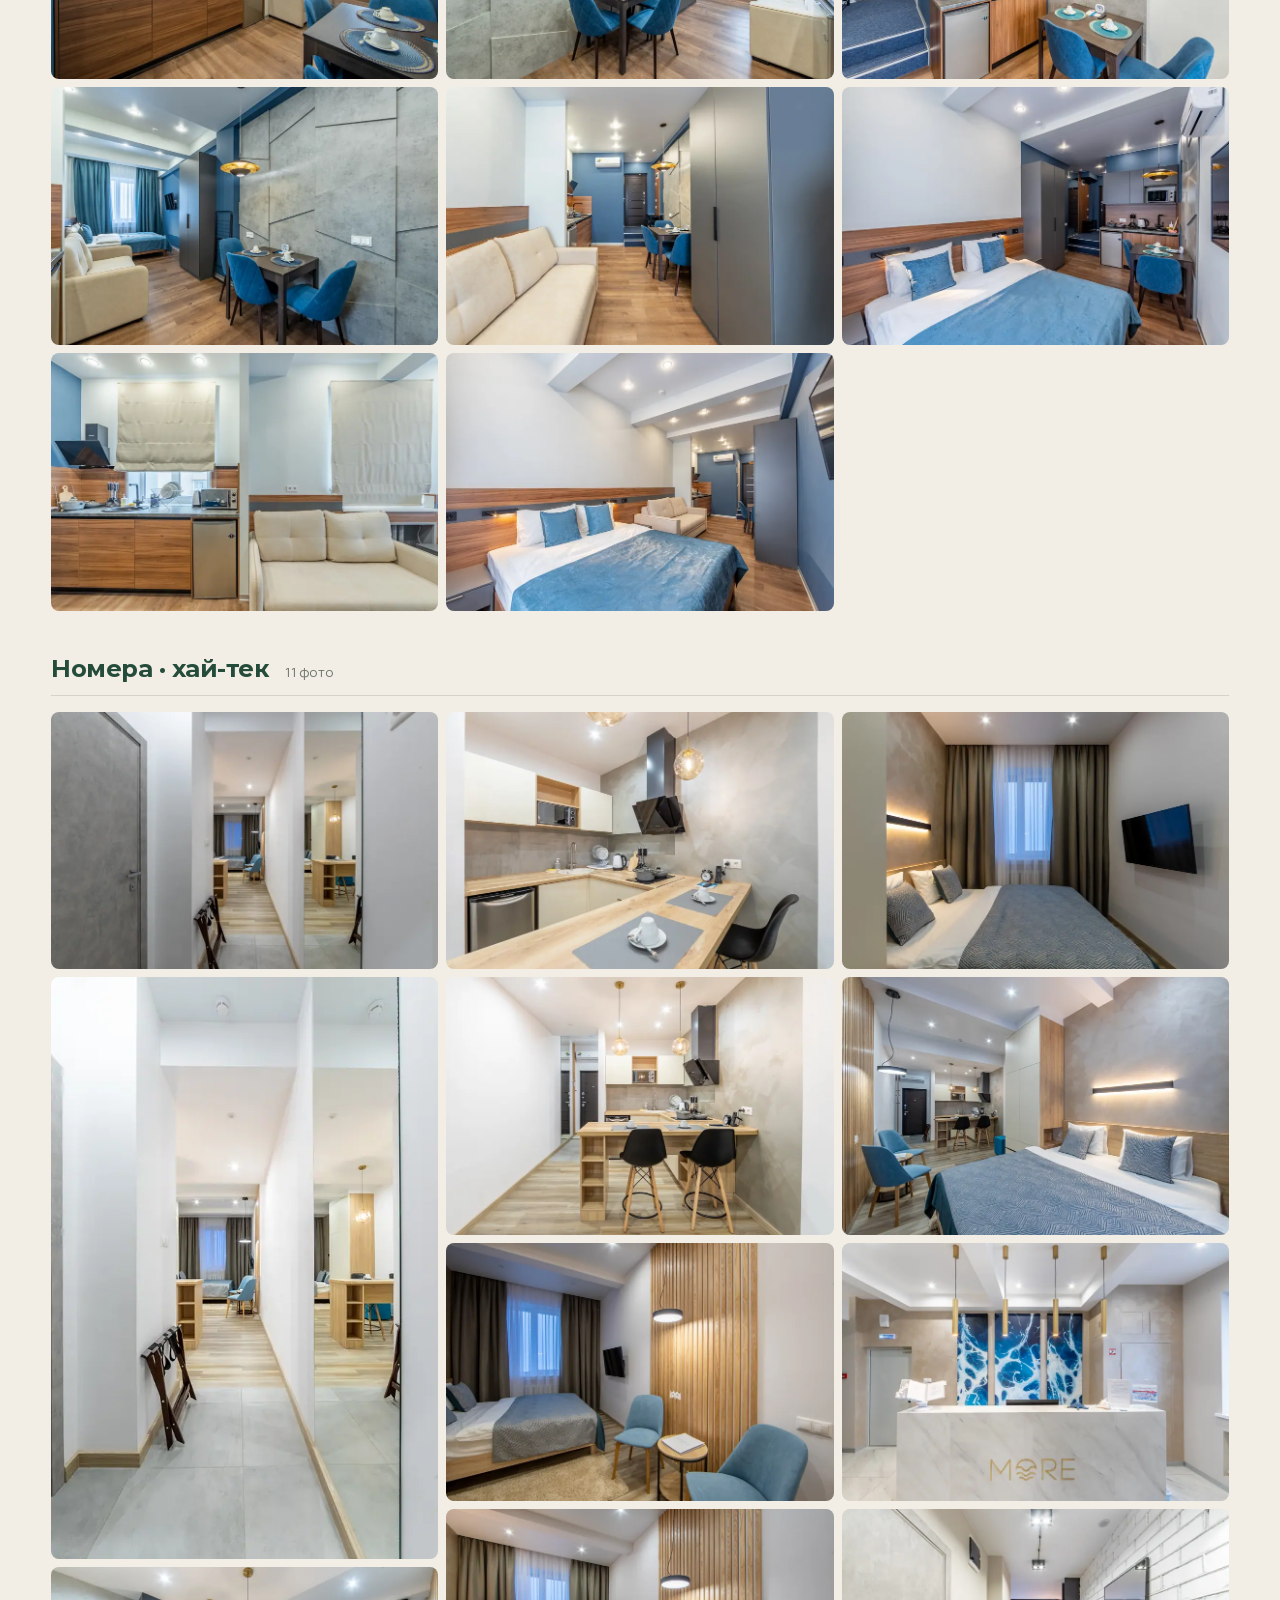
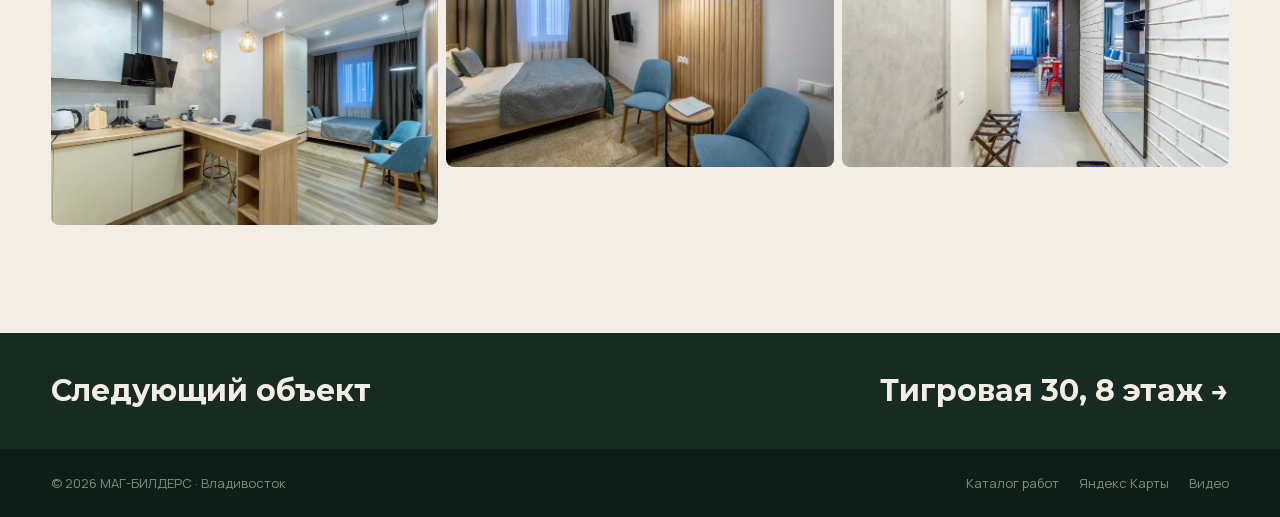
<file: projects/tigrovaya-30-7.html>
<!DOCTYPE html>
<html lang="ru"><head>
<meta charset="utf-8">
<meta name="viewport" content="width=device-width,initial-scale=1">
<title>Тигровая 30 · 7 этаж — МАГ-БИЛДЕРС</title>
<meta name="description" content="Стены, стяжка, отделка — 18 помещений с нуля до заселения.">
<meta property="og:title" content="Тигровая 30 · 7 этаж — МАГ-БИЛДЕРС">
<meta property="og:description" content="Стены, стяжка, отделка — 18 помещений с нуля до заселения.">
<meta property="og:type" content="website">
<meta name="theme-color" content="#172B23">
<link rel="stylesheet" href="../assets/css/style.css">
<link rel="preload" href="../assets/fonts/Montserrat.woff2" as="font" type="font/woff2" crossorigin>
<link rel="preload" href="../assets/fonts/Manrope.woff2" as="font" type="font/woff2" crossorigin>
<style>
@font-face{font-family:"Montserrat";src:url("../assets/fonts/Montserrat.woff2") format("woff2");font-weight:100 900;font-display:swap}
@font-face{font-family:"Manrope";src:url("../assets/fonts/Manrope.woff2") format("woff2");font-weight:100 900;font-display:swap}
</style>
</head>
<body>
<header class="header">
  <div class="wrap header__row">
    <a class="logo" href="../index.html">МАГ-БИЛДЕРС</a>
    <nav class="nav">
      <a href="../index.html#projects">Объекты</a>
      <a href="../index.html#contacts">Контакты</a>
    </nav>
    <a class="header__phone" href="tel:+79996181313">+7 (999) 618-13-13</a>
    <button class="burger" aria-label="Меню" aria-expanded="false">&#9776;</button>
    <div class="menu-extra" hidden>
      <a href="https://wa.me/79996181313" target="_blank" rel="noopener">WhatsApp</a>
      <a href="https://t.me/MAGbuildersVl" target="_blank" rel="noopener">Telegram</a>
      <a href="https://taplink.cc/magbuilders.vl" target="_blank" rel="noopener">Каталог работ</a>
    </div>
  </div>
</header>

<section class="phero">
  <div class="wrap">
    <a class="back" href="../index.html#projects">← Все объекты</a>
    <p class="eyebrow" style="margin-top:24px">Апарт-отель · лофт и хай-тек</p>
    <h1>Тигровая 30 · 7 этаж</h1>
    <p>Седьмой этаж апарт-отеля на Тигровой, 30: 4 лофта и 14 номеров в хай-теке. Возведение стен, стяжка, чистовая отделка номеров и мест общего пользования — 1 300 м² пола и 1 500 м² стеновых перекрытий. Шесть месяцев, одна бригада, одна приёмка.</p>
    <div class="phero__cols">
      <ul class="works"><li>Возведение стен</li><li>Стяжка</li><li>Чистовая отделка МОП</li><li>Чистовая отделка номеров</li></ul>
      <div class="pstats"><div><svg viewBox="0 0 24 24" aria-hidden="true"><path d="M4 21V6l8-3v18M12 21V9l8 3v9M2 21h20"/><path d="M7 9h2M7 13h2M7 17h2M15 13h2M15 17h2"/></svg><b>18</b><span>помещений</span></div><div><svg viewBox="0 0 24 24" aria-hidden="true"><rect x="4" y="4" width="16" height="16" rx="1.5"/><path d="M4 9h16"/></svg><b>1 300</b><span>м² пола</span></div><div><svg viewBox="0 0 24 24" aria-hidden="true"><rect x="4" y="4" width="16" height="16" rx="1.5"/><path d="M4 9h16"/></svg><b>1 500</b><span>м² стен</span></div><div><svg viewBox="0 0 24 24" aria-hidden="true"><rect x="3" y="5" width="18" height="16" rx="2"/><path d="M3 10h18M8 3v4M16 3v4"/></svg><b>6</b><span>месяцев</span></div></div>
    </div>
  </div>
</section>

<section class="gallery">
  <div class="wrap">
    <div class="gallery__group"><h2>Места общего пользования</h2><span class="gallery__count">8 фото</span></div><div class="grid"><button type="button" data-full="../assets/img/tigrovaya-30-7/001.webp" aria-label="Места общего пользования — фото 1"><img loading="lazy" src="../assets/img/tigrovaya-30-7/t/001.webp" alt="" width="800" height="600"></button><button type="button" data-full="../assets/img/tigrovaya-30-7/002.webp" aria-label="Места общего пользования — фото 2"><img loading="lazy" src="../assets/img/tigrovaya-30-7/t/002.webp" alt="" width="800" height="600"></button><button type="button" data-full="../assets/img/tigrovaya-30-7/003.webp" aria-label="Места общего пользования — фото 3"><img loading="lazy" src="../assets/img/tigrovaya-30-7/t/003.webp" alt="" width="800" height="600"></button><button type="button" data-full="../assets/img/tigrovaya-30-7/004.webp" aria-label="Места общего пользования — фото 4"><img loading="lazy" src="../assets/img/tigrovaya-30-7/t/004.webp" alt="" width="800" height="600"></button><button type="button" data-full="../assets/img/tigrovaya-30-7/005.webp" aria-label="Места общего пользования — фото 5"><img loading="lazy" src="../assets/img/tigrovaya-30-7/t/005.webp" alt="" width="800" height="600"></button><button type="button" data-full="../assets/img/tigrovaya-30-7/006.webp" aria-label="Места общего пользования — фото 6"><img loading="lazy" src="../assets/img/tigrovaya-30-7/t/006.webp" alt="" width="800" height="600"></button><button type="button" data-full="../assets/img/tigrovaya-30-7/007.webp" aria-label="Места общего пользования — фото 7"><img loading="lazy" src="../assets/img/tigrovaya-30-7/t/007.webp" alt="" width="800" height="600"></button><button type="button" data-full="../assets/img/tigrovaya-30-7/008.webp" aria-label="Места общего пользования — фото 8"><img loading="lazy" src="../assets/img/tigrovaya-30-7/t/008.webp" alt="" width="800" height="600"></button></div><div class="gallery__group"><h2>Номера · лофт</h2><span class="gallery__count">20 фото</span></div><div class="grid"><button type="button" data-full="../assets/img/tigrovaya-30-7/009.webp" aria-label="Номера · лофт — фото 1"><img loading="lazy" src="../assets/img/tigrovaya-30-7/t/009.webp" alt="" width="800" height="600"></button><button type="button" data-full="../assets/img/tigrovaya-30-7/010.webp" aria-label="Номера · лофт — фото 2"><img loading="lazy" src="../assets/img/tigrovaya-30-7/t/010.webp" alt="" width="800" height="600"></button><button type="button" data-full="../assets/img/tigrovaya-30-7/011.webp" aria-label="Номера · лофт — фото 3"><img loading="lazy" src="../assets/img/tigrovaya-30-7/t/011.webp" alt="" width="800" height="600"></button><button type="button" data-full="../assets/img/tigrovaya-30-7/012.webp" aria-label="Номера · лофт — фото 4"><img loading="lazy" src="../assets/img/tigrovaya-30-7/t/012.webp" alt="" width="800" height="600"></button><button type="button" data-full="../assets/img/tigrovaya-30-7/013.webp" aria-label="Номера · лофт — фото 5"><img loading="lazy" src="../assets/img/tigrovaya-30-7/t/013.webp" alt="" width="800" height="600"></button><button type="button" data-full="../assets/img/tigrovaya-30-7/014.webp" aria-label="Номера · лофт — фото 6"><img loading="lazy" src="../assets/img/tigrovaya-30-7/t/014.webp" alt="" width="800" height="600"></button><button type="button" data-full="../assets/img/tigrovaya-30-7/015.webp" aria-label="Номера · лофт — фото 7"><img loading="lazy" src="../assets/img/tigrovaya-30-7/t/015.webp" alt="" width="800" height="600"></button><button type="button" data-full="../assets/img/tigrovaya-30-7/016.webp" aria-label="Номера · лофт — фото 8"><img loading="lazy" src="../assets/img/tigrovaya-30-7/t/016.webp" alt="" width="800" height="600"></button><button type="button" data-full="../assets/img/tigrovaya-30-7/017.webp" aria-label="Номера · лофт — фото 9"><img loading="lazy" src="../assets/img/tigrovaya-30-7/t/017.webp" alt="" width="800" height="600"></button><button type="button" data-full="../assets/img/tigrovaya-30-7/018.webp" aria-label="Номера · лофт — фото 10"><img loading="lazy" src="../assets/img/tigrovaya-30-7/t/018.webp" alt="" width="800" height="600"></button><button type="button" data-full="../assets/img/tigrovaya-30-7/019.webp" aria-label="Номера · лофт — фото 11"><img loading="lazy" src="../assets/img/tigrovaya-30-7/t/019.webp" alt="" width="800" height="600"></button><button type="button" data-full="../assets/img/tigrovaya-30-7/020.webp" aria-label="Номера · лофт — фото 12"><img loading="lazy" src="../assets/img/tigrovaya-30-7/t/020.webp" alt="" width="800" height="600"></button><button type="button" data-full="../assets/img/tigrovaya-30-7/021.webp" aria-label="Номера · лофт — фото 13"><img loading="lazy" src="../assets/img/tigrovaya-30-7/t/021.webp" alt="" width="800" height="600"></button><button type="button" data-full="../assets/img/tigrovaya-30-7/022.webp" aria-label="Номера · лофт — фото 14"><img loading="lazy" src="../assets/img/tigrovaya-30-7/t/022.webp" alt="" width="800" height="600"></button><button type="button" data-full="../assets/img/tigrovaya-30-7/023.webp" aria-label="Номера · лофт — фото 15"><img loading="lazy" src="../assets/img/tigrovaya-30-7/t/023.webp" alt="" width="800" height="600"></button><button type="button" data-full="../assets/img/tigrovaya-30-7/024.webp" aria-label="Номера · лофт — фото 16"><img loading="lazy" src="../assets/img/tigrovaya-30-7/t/024.webp" alt="" width="800" height="600"></button><button type="button" data-full="../assets/img/tigrovaya-30-7/025.webp" aria-label="Номера · лофт — фото 17"><img loading="lazy" src="../assets/img/tigrovaya-30-7/t/025.webp" alt="" width="800" height="600"></button><button type="button" data-full="../assets/img/tigrovaya-30-7/026.webp" aria-label="Номера · лофт — фото 18"><img loading="lazy" src="../assets/img/tigrovaya-30-7/t/026.webp" alt="" width="800" height="600"></button><button type="button" data-full="../assets/img/tigrovaya-30-7/027.webp" aria-label="Номера · лофт — фото 19"><img loading="lazy" src="../assets/img/tigrovaya-30-7/t/027.webp" alt="" width="800" height="600"></button><button type="button" data-full="../assets/img/tigrovaya-30-7/028.webp" aria-label="Номера · лофт — фото 20"><img loading="lazy" src="../assets/img/tigrovaya-30-7/t/028.webp" alt="" width="800" height="600"></button></div><div class="gallery__group"><h2>Номера · хай-тек</h2><span class="gallery__count">11 фото</span></div><div class="grid"><button type="button" data-full="../assets/img/tigrovaya-30-7/029.webp" aria-label="Номера · хай-тек — фото 1"><img loading="lazy" src="../assets/img/tigrovaya-30-7/t/029.webp" alt="" width="800" height="600"></button><button type="button" data-full="../assets/img/tigrovaya-30-7/030.webp" aria-label="Номера · хай-тек — фото 2"><img loading="lazy" src="../assets/img/tigrovaya-30-7/t/030.webp" alt="" width="800" height="600"></button><button type="button" data-full="../assets/img/tigrovaya-30-7/031.webp" aria-label="Номера · хай-тек — фото 3"><img loading="lazy" src="../assets/img/tigrovaya-30-7/t/031.webp" alt="" width="800" height="600"></button><button type="button" data-full="../assets/img/tigrovaya-30-7/032.webp" aria-label="Номера · хай-тек — фото 4"><img loading="lazy" src="../assets/img/tigrovaya-30-7/t/032.webp" alt="" width="800" height="600"></button><button type="button" data-full="../assets/img/tigrovaya-30-7/033.webp" aria-label="Номера · хай-тек — фото 5"><img loading="lazy" src="../assets/img/tigrovaya-30-7/t/033.webp" alt="" width="800" height="600"></button><button type="button" data-full="../assets/img/tigrovaya-30-7/034.webp" aria-label="Номера · хай-тек — фото 6"><img loading="lazy" src="../assets/img/tigrovaya-30-7/t/034.webp" alt="" width="800" height="600"></button><button type="button" data-full="../assets/img/tigrovaya-30-7/035.webp" aria-label="Номера · хай-тек — фото 7"><img loading="lazy" src="../assets/img/tigrovaya-30-7/t/035.webp" alt="" width="800" height="600"></button><button type="button" data-full="../assets/img/tigrovaya-30-7/036.webp" aria-label="Номера · хай-тек — фото 8"><img loading="lazy" src="../assets/img/tigrovaya-30-7/t/036.webp" alt="" width="800" height="600"></button><button type="button" data-full="../assets/img/tigrovaya-30-7/037.webp" aria-label="Номера · хай-тек — фото 9"><img loading="lazy" src="../assets/img/tigrovaya-30-7/t/037.webp" alt="" width="800" height="600"></button><button type="button" data-full="../assets/img/tigrovaya-30-7/038.webp" aria-label="Номера · хай-тек — фото 10"><img loading="lazy" src="../assets/img/tigrovaya-30-7/t/038.webp" alt="" width="800" height="600"></button><button type="button" data-full="../assets/img/tigrovaya-30-7/039.webp" aria-label="Номера · хай-тек — фото 11"><img loading="lazy" src="../assets/img/tigrovaya-30-7/t/039.webp" alt="" width="800" height="600"></button></div>
  </div>
</section>

<section class="next">
  <div class="wrap">
    <a href="tigrovaya-30-8.html"><span>Следующий объект</span><span>Тигровая 30, 8 этаж →</span></a>
  </div>
</section>
<footer class="footer">
  <div class="wrap footer__row">
    <span>© 2026 МАГ-БИЛДЕРС · Владивосток</span>
    <span class="footer__links">
      <a href="https://taplink.cc/magbuilders.vl" target="_blank" rel="noopener">Каталог работ</a>
      <a href="https://yandex.ru/maps/org/mag_builders/175291414661" target="_blank" rel="noopener">Яндекс Карты</a>
      <a href="https://youtu.be/LYErURsFOjw" target="_blank" rel="noopener">Видео</a>
    </span>
  </div>
</footer>
<script src="../assets/js/main.js"></script>
</body></html>
</file>
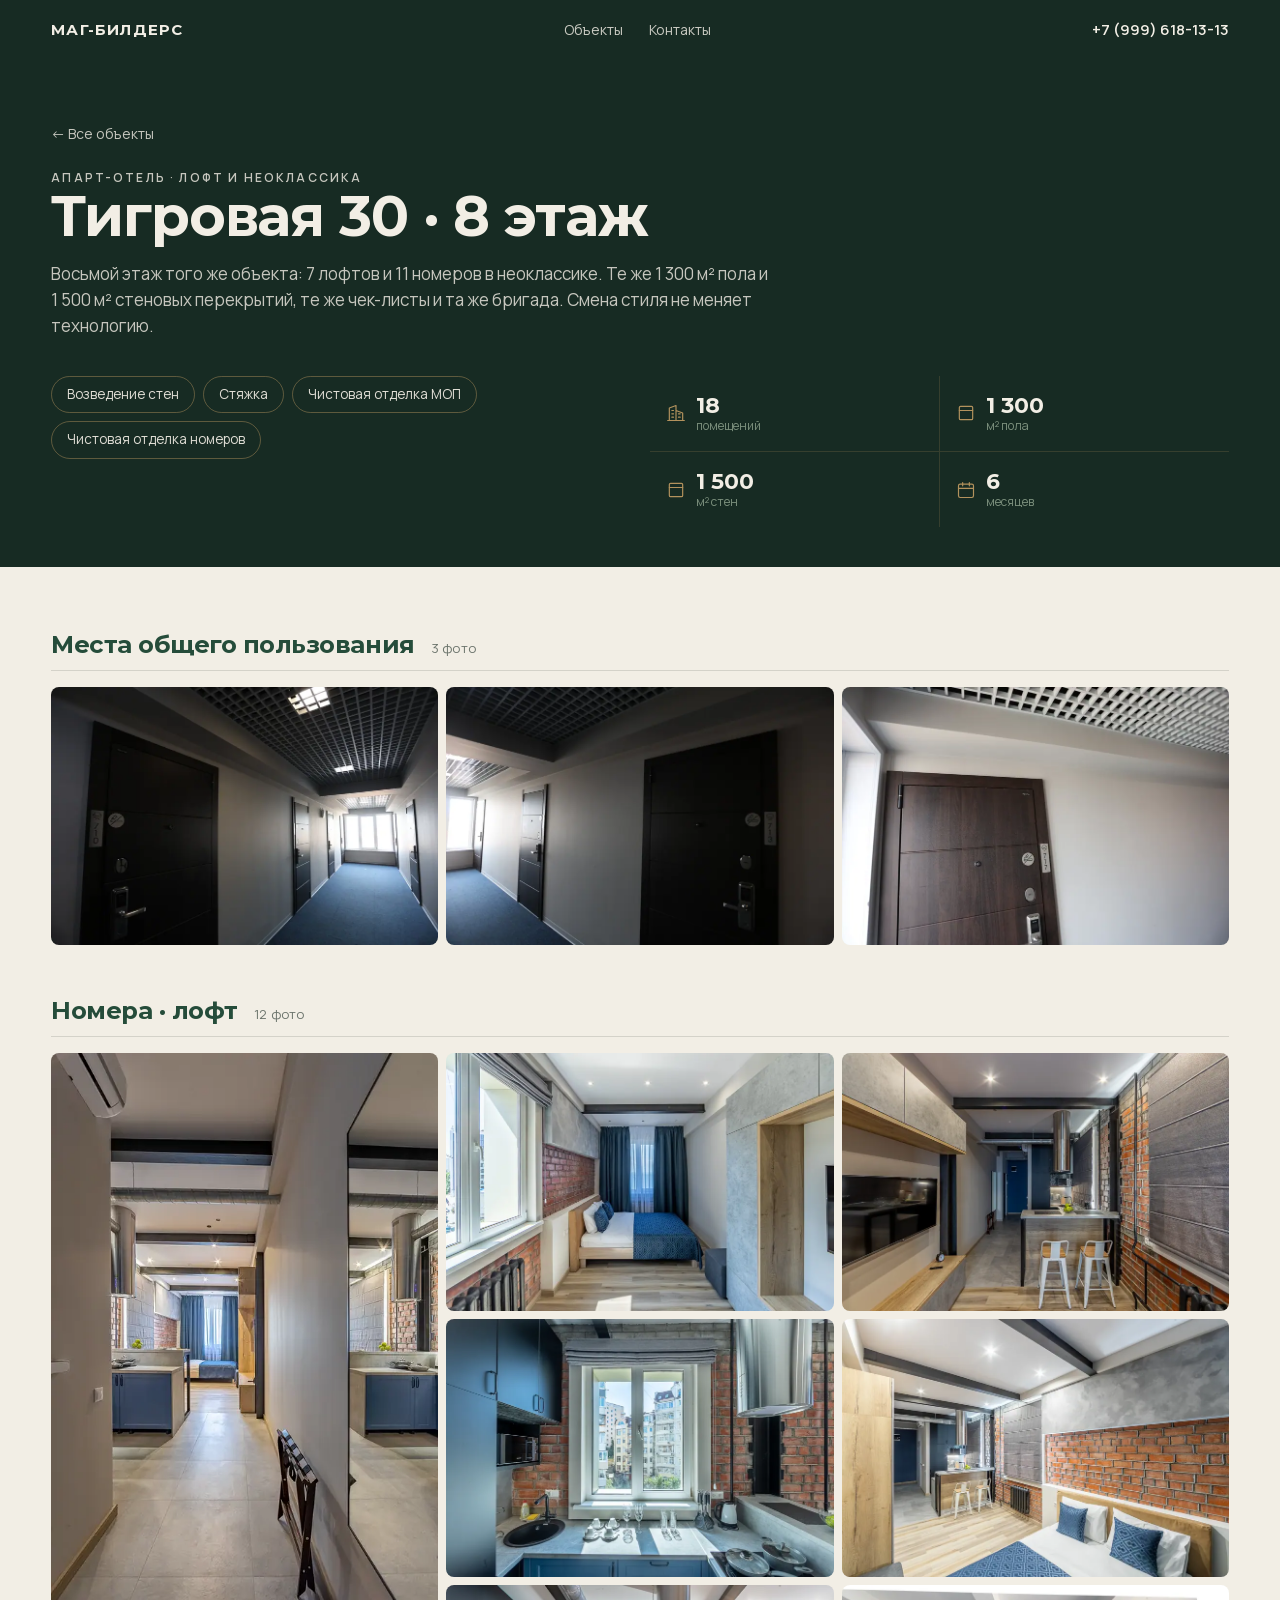
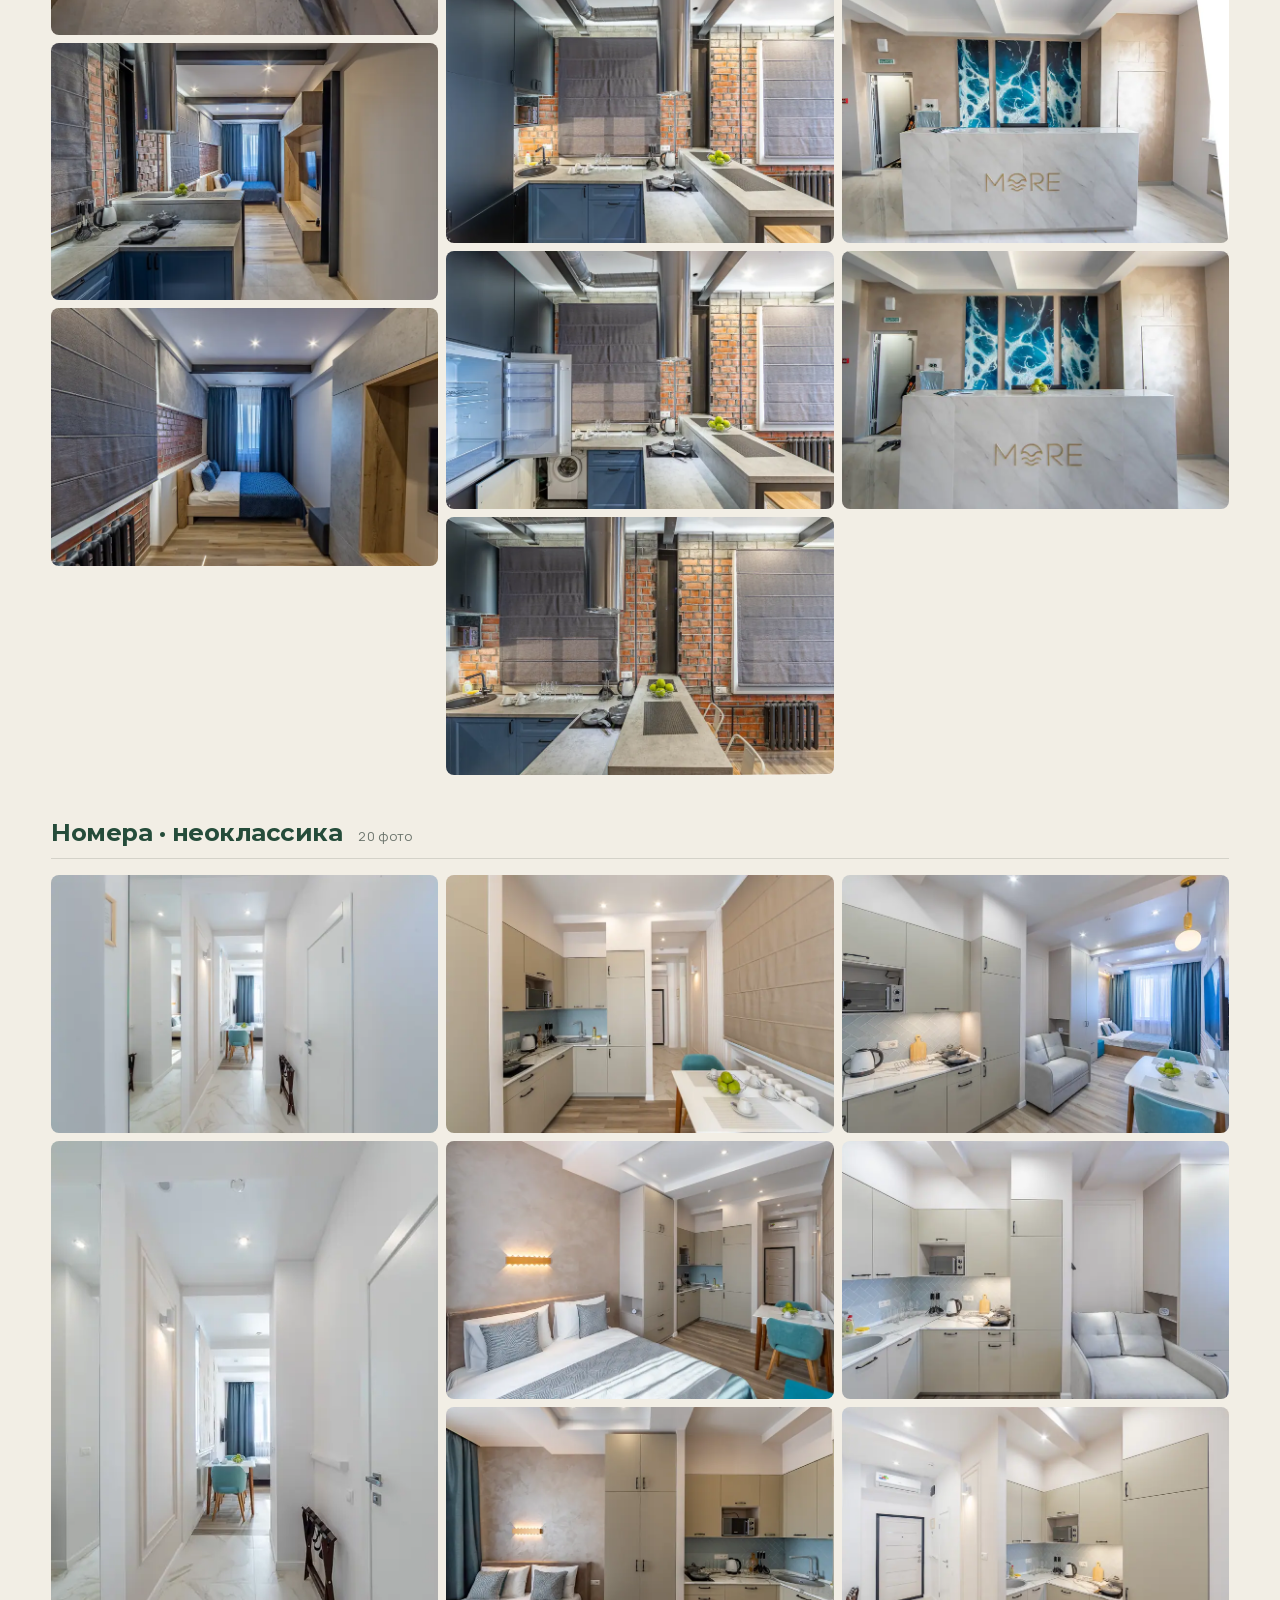
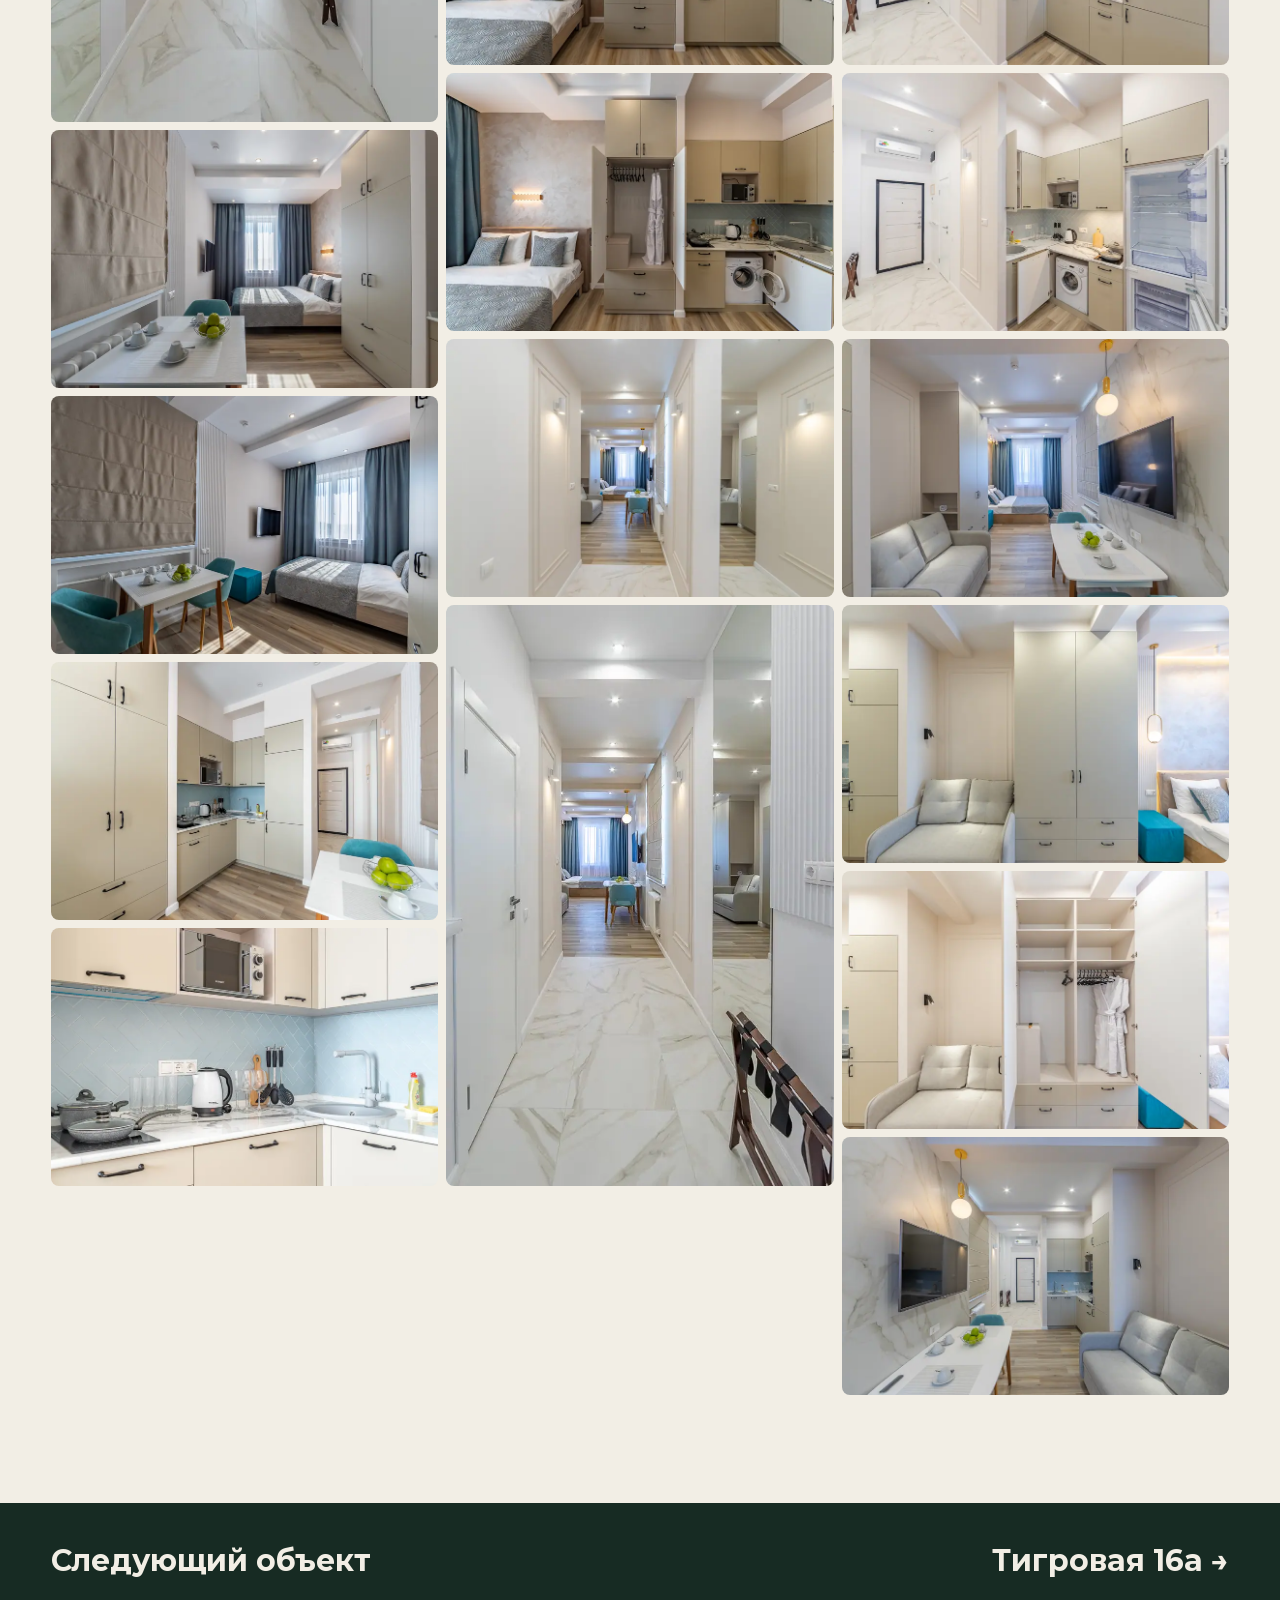
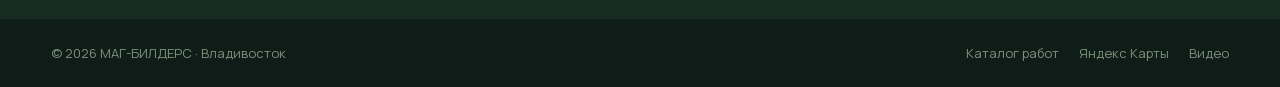
<file: projects/tigrovaya-30-8.html>
<!DOCTYPE html>
<html lang="ru"><head>
<meta charset="utf-8">
<meta name="viewport" content="width=device-width,initial-scale=1">
<title>Тигровая 30 · 8 этаж — МАГ-БИЛДЕРС</title>
<meta name="description" content="Тот же объём и тот же график, другой стиль: 11 номеров в неоклассике.">
<meta property="og:title" content="Тигровая 30 · 8 этаж — МАГ-БИЛДЕРС">
<meta property="og:description" content="Тот же объём и тот же график, другой стиль: 11 номеров в неоклассике.">
<meta property="og:type" content="website">
<meta name="theme-color" content="#172B23">
<link rel="stylesheet" href="../assets/css/style.css">
<link rel="preload" href="../assets/fonts/Montserrat.woff2" as="font" type="font/woff2" crossorigin>
<link rel="preload" href="../assets/fonts/Manrope.woff2" as="font" type="font/woff2" crossorigin>
<style>
@font-face{font-family:"Montserrat";src:url("../assets/fonts/Montserrat.woff2") format("woff2");font-weight:100 900;font-display:swap}
@font-face{font-family:"Manrope";src:url("../assets/fonts/Manrope.woff2") format("woff2");font-weight:100 900;font-display:swap}
</style>
</head>
<body>
<header class="header">
  <div class="wrap header__row">
    <a class="logo" href="../index.html">МАГ-БИЛДЕРС</a>
    <nav class="nav">
      <a href="../index.html#projects">Объекты</a>
      <a href="../index.html#contacts">Контакты</a>
    </nav>
    <a class="header__phone" href="tel:+79996181313">+7 (999) 618-13-13</a>
    <button class="burger" aria-label="Меню" aria-expanded="false">&#9776;</button>
    <div class="menu-extra" hidden>
      <a href="https://wa.me/79996181313" target="_blank" rel="noopener">WhatsApp</a>
      <a href="https://t.me/MAGbuildersVl" target="_blank" rel="noopener">Telegram</a>
      <a href="https://taplink.cc/magbuilders.vl" target="_blank" rel="noopener">Каталог работ</a>
    </div>
  </div>
</header>

<section class="phero">
  <div class="wrap">
    <a class="back" href="../index.html#projects">← Все объекты</a>
    <p class="eyebrow" style="margin-top:24px">Апарт-отель · лофт и неоклассика</p>
    <h1>Тигровая 30 · 8 этаж</h1>
    <p>Восьмой этаж того же объекта: 7 лофтов и 11 номеров в неоклассике. Те же 1 300 м² пола и 1 500 м² стеновых перекрытий, те же чек-листы и та же бригада. Смена стиля не меняет технологию.</p>
    <div class="phero__cols">
      <ul class="works"><li>Возведение стен</li><li>Стяжка</li><li>Чистовая отделка МОП</li><li>Чистовая отделка номеров</li></ul>
      <div class="pstats"><div><svg viewBox="0 0 24 24" aria-hidden="true"><path d="M4 21V6l8-3v18M12 21V9l8 3v9M2 21h20"/><path d="M7 9h2M7 13h2M7 17h2M15 13h2M15 17h2"/></svg><b>18</b><span>помещений</span></div><div><svg viewBox="0 0 24 24" aria-hidden="true"><rect x="4" y="4" width="16" height="16" rx="1.5"/><path d="M4 9h16"/></svg><b>1 300</b><span>м² пола</span></div><div><svg viewBox="0 0 24 24" aria-hidden="true"><rect x="4" y="4" width="16" height="16" rx="1.5"/><path d="M4 9h16"/></svg><b>1 500</b><span>м² стен</span></div><div><svg viewBox="0 0 24 24" aria-hidden="true"><rect x="3" y="5" width="18" height="16" rx="2"/><path d="M3 10h18M8 3v4M16 3v4"/></svg><b>6</b><span>месяцев</span></div></div>
    </div>
  </div>
</section>

<section class="gallery">
  <div class="wrap">
    <div class="gallery__group"><h2>Места общего пользования</h2><span class="gallery__count">3 фото</span></div><div class="grid"><button type="button" data-full="../assets/img/tigrovaya-30-8/001.webp" aria-label="Места общего пользования — фото 1"><img loading="lazy" src="../assets/img/tigrovaya-30-8/t/001.webp" alt="" width="800" height="600"></button><button type="button" data-full="../assets/img/tigrovaya-30-8/002.webp" aria-label="Места общего пользования — фото 2"><img loading="lazy" src="../assets/img/tigrovaya-30-8/t/002.webp" alt="" width="800" height="600"></button><button type="button" data-full="../assets/img/tigrovaya-30-8/003.webp" aria-label="Места общего пользования — фото 3"><img loading="lazy" src="../assets/img/tigrovaya-30-8/t/003.webp" alt="" width="800" height="600"></button></div><div class="gallery__group"><h2>Номера · лофт</h2><span class="gallery__count">12 фото</span></div><div class="grid"><button type="button" data-full="../assets/img/tigrovaya-30-8/004.webp" aria-label="Номера · лофт — фото 1"><img loading="lazy" src="../assets/img/tigrovaya-30-8/t/004.webp" alt="" width="800" height="600"></button><button type="button" data-full="../assets/img/tigrovaya-30-8/005.webp" aria-label="Номера · лофт — фото 2"><img loading="lazy" src="../assets/img/tigrovaya-30-8/t/005.webp" alt="" width="800" height="600"></button><button type="button" data-full="../assets/img/tigrovaya-30-8/006.webp" aria-label="Номера · лофт — фото 3"><img loading="lazy" src="../assets/img/tigrovaya-30-8/t/006.webp" alt="" width="800" height="600"></button><button type="button" data-full="../assets/img/tigrovaya-30-8/007.webp" aria-label="Номера · лофт — фото 4"><img loading="lazy" src="../assets/img/tigrovaya-30-8/t/007.webp" alt="" width="800" height="600"></button><button type="button" data-full="../assets/img/tigrovaya-30-8/008.webp" aria-label="Номера · лофт — фото 5"><img loading="lazy" src="../assets/img/tigrovaya-30-8/t/008.webp" alt="" width="800" height="600"></button><button type="button" data-full="../assets/img/tigrovaya-30-8/009.webp" aria-label="Номера · лофт — фото 6"><img loading="lazy" src="../assets/img/tigrovaya-30-8/t/009.webp" alt="" width="800" height="600"></button><button type="button" data-full="../assets/img/tigrovaya-30-8/010.webp" aria-label="Номера · лофт — фото 7"><img loading="lazy" src="../assets/img/tigrovaya-30-8/t/010.webp" alt="" width="800" height="600"></button><button type="button" data-full="../assets/img/tigrovaya-30-8/011.webp" aria-label="Номера · лофт — фото 8"><img loading="lazy" src="../assets/img/tigrovaya-30-8/t/011.webp" alt="" width="800" height="600"></button><button type="button" data-full="../assets/img/tigrovaya-30-8/012.webp" aria-label="Номера · лофт — фото 9"><img loading="lazy" src="../assets/img/tigrovaya-30-8/t/012.webp" alt="" width="800" height="600"></button><button type="button" data-full="../assets/img/tigrovaya-30-8/013.webp" aria-label="Номера · лофт — фото 10"><img loading="lazy" src="../assets/img/tigrovaya-30-8/t/013.webp" alt="" width="800" height="600"></button><button type="button" data-full="../assets/img/tigrovaya-30-8/014.webp" aria-label="Номера · лофт — фото 11"><img loading="lazy" src="../assets/img/tigrovaya-30-8/t/014.webp" alt="" width="800" height="600"></button><button type="button" data-full="../assets/img/tigrovaya-30-8/015.webp" aria-label="Номера · лофт — фото 12"><img loading="lazy" src="../assets/img/tigrovaya-30-8/t/015.webp" alt="" width="800" height="600"></button></div><div class="gallery__group"><h2>Номера · неоклассика</h2><span class="gallery__count">20 фото</span></div><div class="grid"><button type="button" data-full="../assets/img/tigrovaya-30-8/016.webp" aria-label="Номера · неоклассика — фото 1"><img loading="lazy" src="../assets/img/tigrovaya-30-8/t/016.webp" alt="" width="800" height="600"></button><button type="button" data-full="../assets/img/tigrovaya-30-8/017.webp" aria-label="Номера · неоклассика — фото 2"><img loading="lazy" src="../assets/img/tigrovaya-30-8/t/017.webp" alt="" width="800" height="600"></button><button type="button" data-full="../assets/img/tigrovaya-30-8/018.webp" aria-label="Номера · неоклассика — фото 3"><img loading="lazy" src="../assets/img/tigrovaya-30-8/t/018.webp" alt="" width="800" height="600"></button><button type="button" data-full="../assets/img/tigrovaya-30-8/019.webp" aria-label="Номера · неоклассика — фото 4"><img loading="lazy" src="../assets/img/tigrovaya-30-8/t/019.webp" alt="" width="800" height="600"></button><button type="button" data-full="../assets/img/tigrovaya-30-8/020.webp" aria-label="Номера · неоклассика — фото 5"><img loading="lazy" src="../assets/img/tigrovaya-30-8/t/020.webp" alt="" width="800" height="600"></button><button type="button" data-full="../assets/img/tigrovaya-30-8/021.webp" aria-label="Номера · неоклассика — фото 6"><img loading="lazy" src="../assets/img/tigrovaya-30-8/t/021.webp" alt="" width="800" height="600"></button><button type="button" data-full="../assets/img/tigrovaya-30-8/022.webp" aria-label="Номера · неоклассика — фото 7"><img loading="lazy" src="../assets/img/tigrovaya-30-8/t/022.webp" alt="" width="800" height="600"></button><button type="button" data-full="../assets/img/tigrovaya-30-8/023.webp" aria-label="Номера · неоклассика — фото 8"><img loading="lazy" src="../assets/img/tigrovaya-30-8/t/023.webp" alt="" width="800" height="600"></button><button type="button" data-full="../assets/img/tigrovaya-30-8/024.webp" aria-label="Номера · неоклассика — фото 9"><img loading="lazy" src="../assets/img/tigrovaya-30-8/t/024.webp" alt="" width="800" height="600"></button><button type="button" data-full="../assets/img/tigrovaya-30-8/025.webp" aria-label="Номера · неоклассика — фото 10"><img loading="lazy" src="../assets/img/tigrovaya-30-8/t/025.webp" alt="" width="800" height="600"></button><button type="button" data-full="../assets/img/tigrovaya-30-8/026.webp" aria-label="Номера · неоклассика — фото 11"><img loading="lazy" src="../assets/img/tigrovaya-30-8/t/026.webp" alt="" width="800" height="600"></button><button type="button" data-full="../assets/img/tigrovaya-30-8/027.webp" aria-label="Номера · неоклассика — фото 12"><img loading="lazy" src="../assets/img/tigrovaya-30-8/t/027.webp" alt="" width="800" height="600"></button><button type="button" data-full="../assets/img/tigrovaya-30-8/028.webp" aria-label="Номера · неоклассика — фото 13"><img loading="lazy" src="../assets/img/tigrovaya-30-8/t/028.webp" alt="" width="800" height="600"></button><button type="button" data-full="../assets/img/tigrovaya-30-8/029.webp" aria-label="Номера · неоклассика — фото 14"><img loading="lazy" src="../assets/img/tigrovaya-30-8/t/029.webp" alt="" width="800" height="600"></button><button type="button" data-full="../assets/img/tigrovaya-30-8/030.webp" aria-label="Номера · неоклассика — фото 15"><img loading="lazy" src="../assets/img/tigrovaya-30-8/t/030.webp" alt="" width="800" height="600"></button><button type="button" data-full="../assets/img/tigrovaya-30-8/031.webp" aria-label="Номера · неоклассика — фото 16"><img loading="lazy" src="../assets/img/tigrovaya-30-8/t/031.webp" alt="" width="800" height="600"></button><button type="button" data-full="../assets/img/tigrovaya-30-8/032.webp" aria-label="Номера · неоклассика — фото 17"><img loading="lazy" src="../assets/img/tigrovaya-30-8/t/032.webp" alt="" width="800" height="600"></button><button type="button" data-full="../assets/img/tigrovaya-30-8/033.webp" aria-label="Номера · неоклассика — фото 18"><img loading="lazy" src="../assets/img/tigrovaya-30-8/t/033.webp" alt="" width="800" height="600"></button><button type="button" data-full="../assets/img/tigrovaya-30-8/034.webp" aria-label="Номера · неоклассика — фото 19"><img loading="lazy" src="../assets/img/tigrovaya-30-8/t/034.webp" alt="" width="800" height="600"></button><button type="button" data-full="../assets/img/tigrovaya-30-8/035.webp" aria-label="Номера · неоклассика — фото 20"><img loading="lazy" src="../assets/img/tigrovaya-30-8/t/035.webp" alt="" width="800" height="600"></button></div>
  </div>
</section>

<section class="next">
  <div class="wrap">
    <a href="tigrovaya-16a.html"><span>Следующий объект</span><span>Тигровая 16а →</span></a>
  </div>
</section>
<footer class="footer">
  <div class="wrap footer__row">
    <span>© 2026 МАГ-БИЛДЕРС · Владивосток</span>
    <span class="footer__links">
      <a href="https://taplink.cc/magbuilders.vl" target="_blank" rel="noopener">Каталог работ</a>
      <a href="https://yandex.ru/maps/org/mag_builders/175291414661" target="_blank" rel="noopener">Яндекс Карты</a>
      <a href="https://youtu.be/LYErURsFOjw" target="_blank" rel="noopener">Видео</a>
    </span>
  </div>
</footer>
<script src="../assets/js/main.js"></script>
</body></html>
</file>
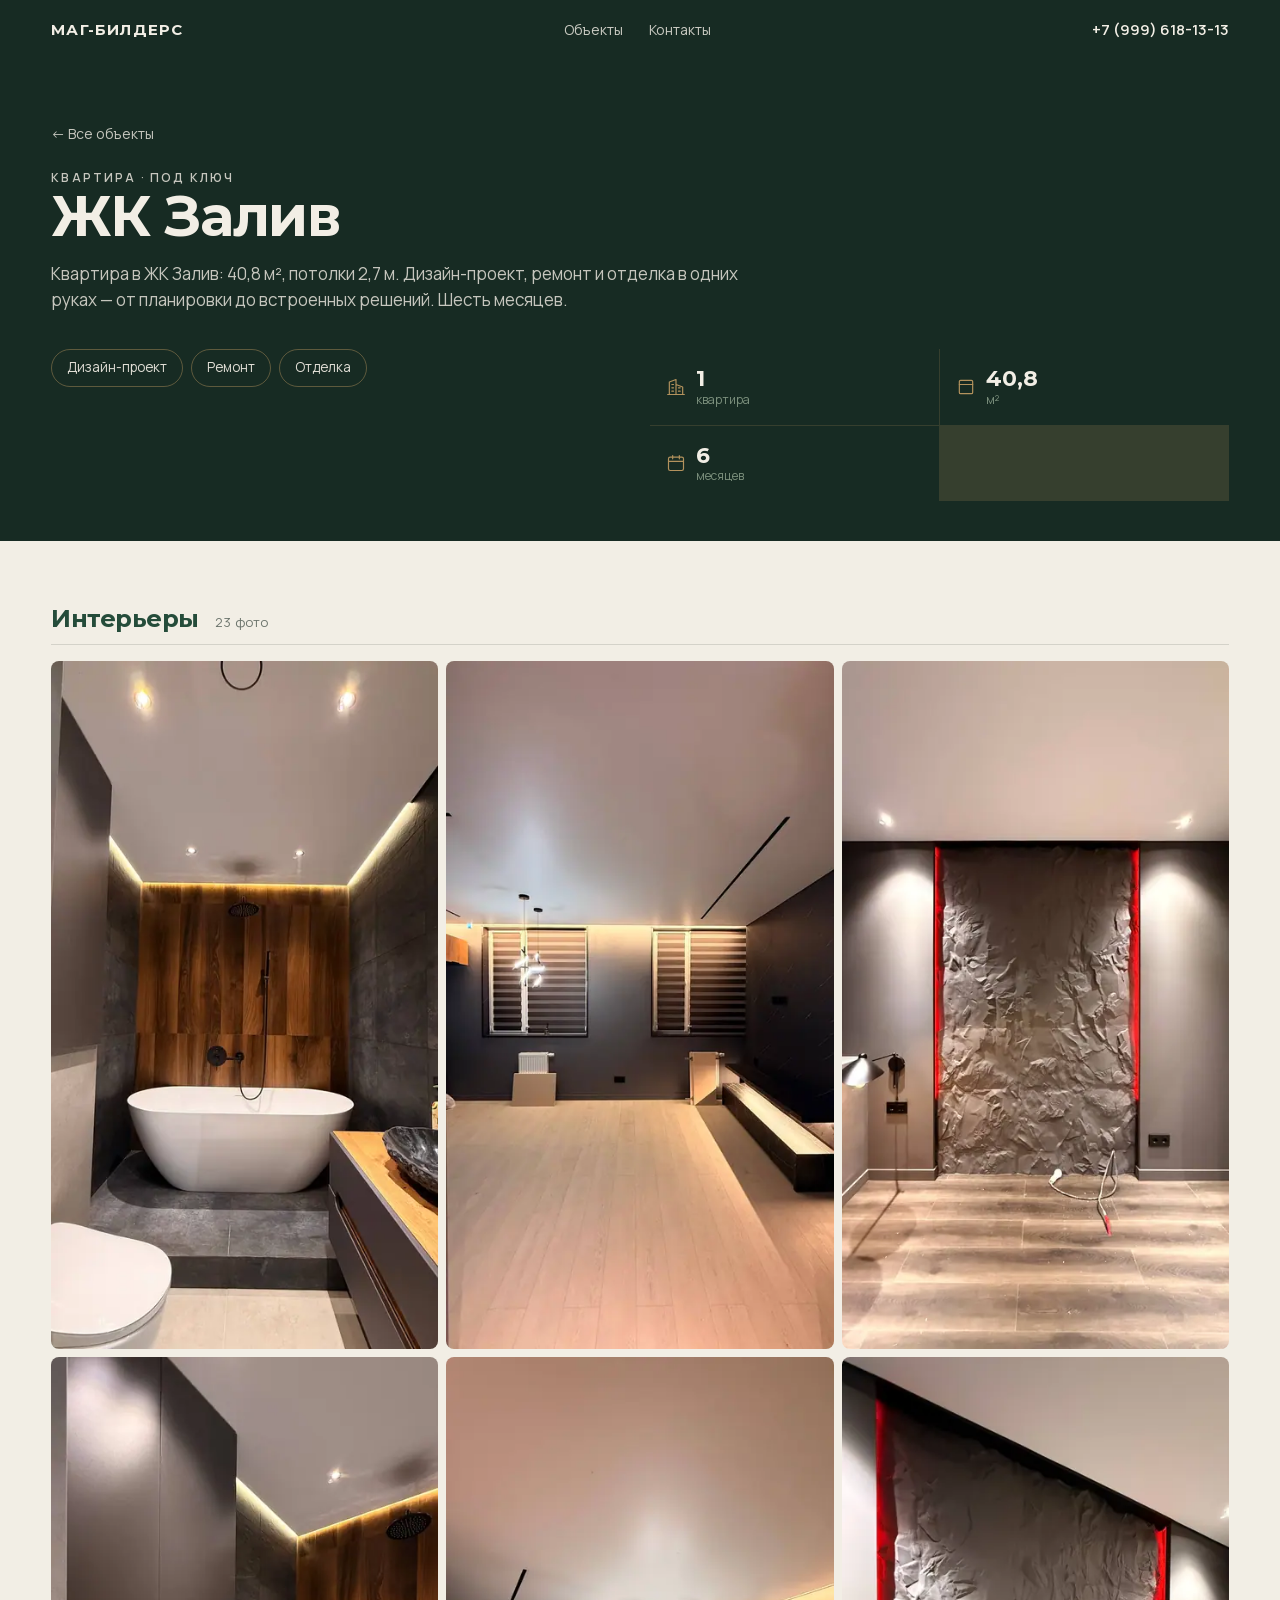
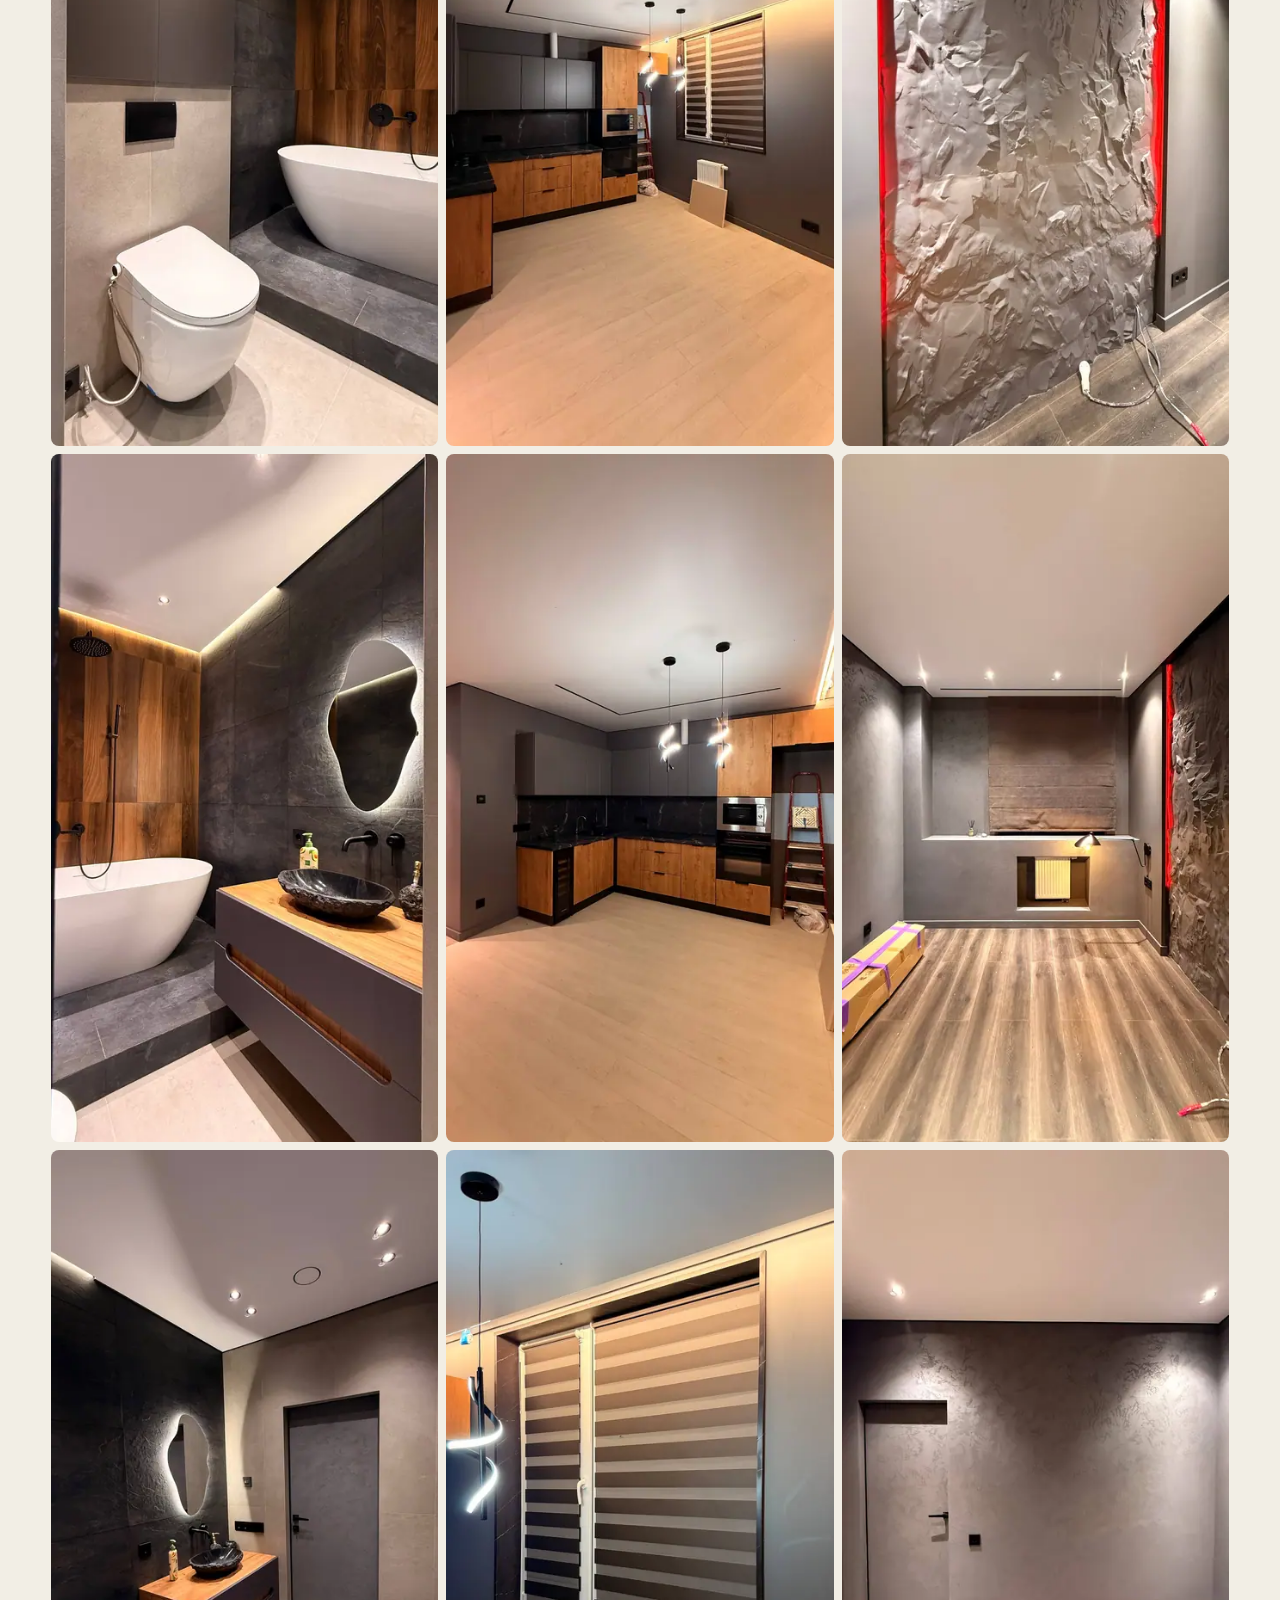
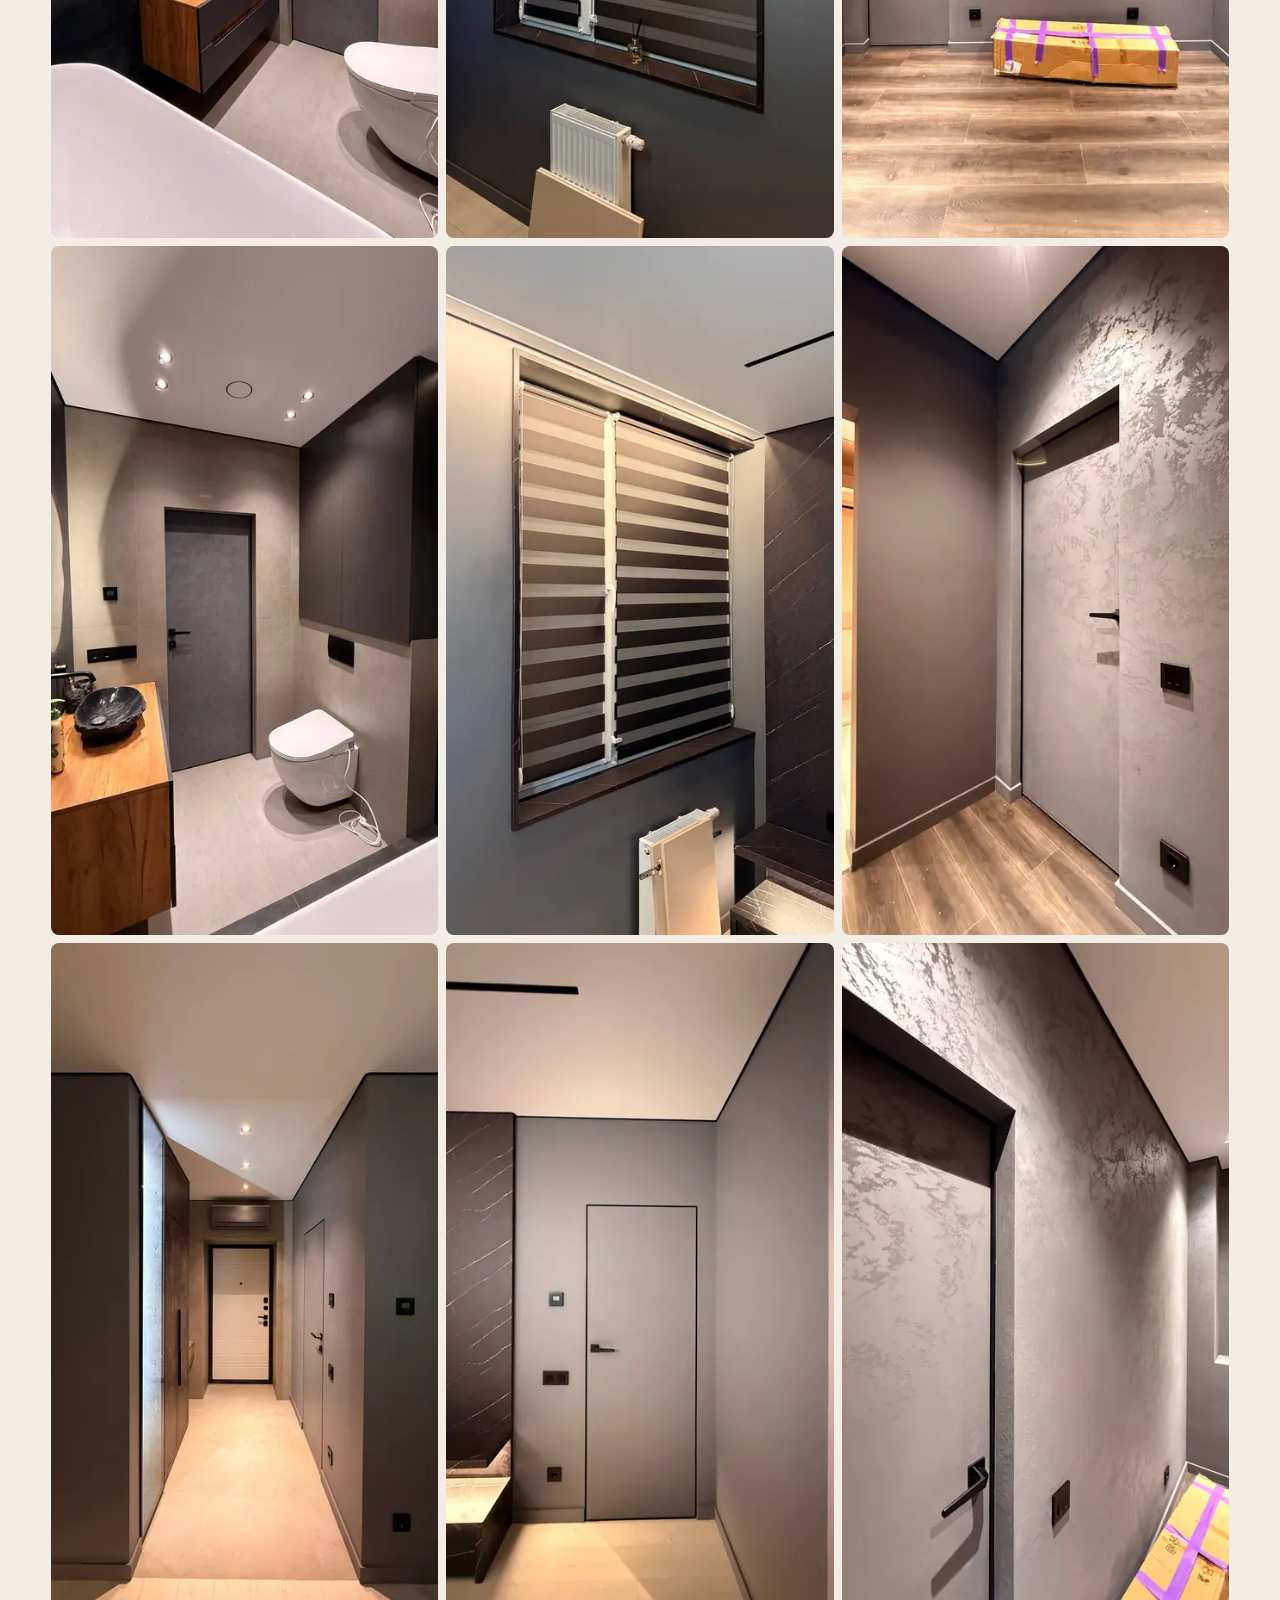
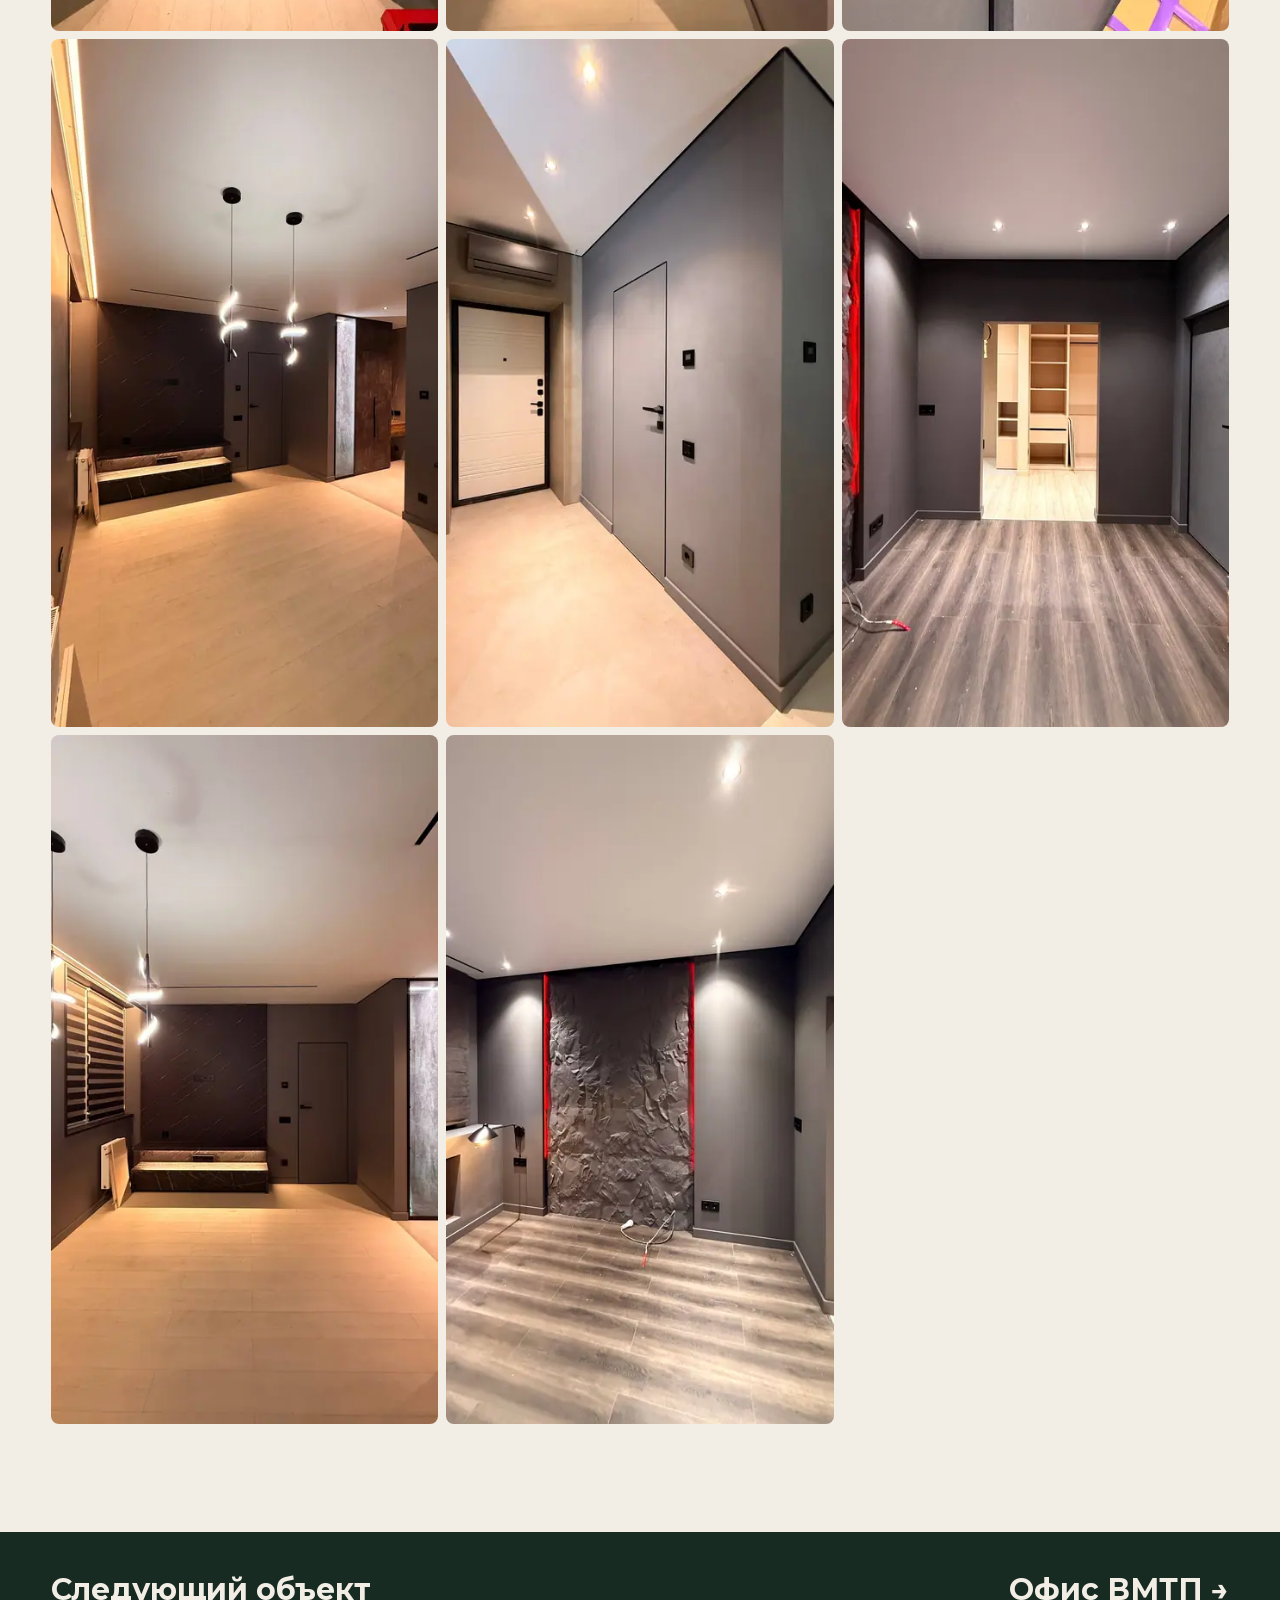
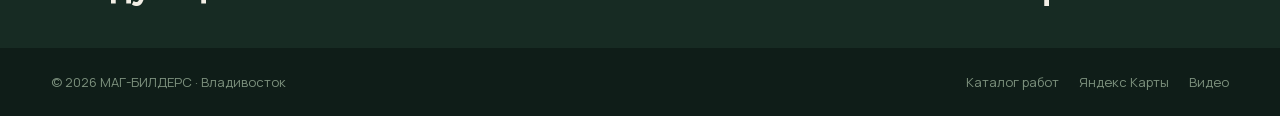
<file: projects/zhk-zaliv.html>
<!DOCTYPE html>
<html lang="ru"><head>
<meta charset="utf-8">
<meta name="viewport" content="width=device-width,initial-scale=1">
<title>ЖК Залив — МАГ-БИЛДЕРС</title>
<meta name="description" content="40,8 м² под ключ: от планировки до встроенной мебели.">
<meta property="og:title" content="ЖК Залив — МАГ-БИЛДЕРС">
<meta property="og:description" content="40,8 м² под ключ: от планировки до встроенной мебели.">
<meta property="og:type" content="website">
<meta name="theme-color" content="#172B23">
<link rel="stylesheet" href="../assets/css/style.css">
<link rel="preload" href="../assets/fonts/Montserrat.woff2" as="font" type="font/woff2" crossorigin>
<link rel="preload" href="../assets/fonts/Manrope.woff2" as="font" type="font/woff2" crossorigin>
<style>
@font-face{font-family:"Montserrat";src:url("../assets/fonts/Montserrat.woff2") format("woff2");font-weight:100 900;font-display:swap}
@font-face{font-family:"Manrope";src:url("../assets/fonts/Manrope.woff2") format("woff2");font-weight:100 900;font-display:swap}
</style>
</head>
<body>
<header class="header">
  <div class="wrap header__row">
    <a class="logo" href="../index.html">МАГ-БИЛДЕРС</a>
    <nav class="nav">
      <a href="../index.html#projects">Объекты</a>
      <a href="../index.html#contacts">Контакты</a>
    </nav>
    <a class="header__phone" href="tel:+79996181313">+7 (999) 618-13-13</a>
    <button class="burger" aria-label="Меню" aria-expanded="false">&#9776;</button>
    <div class="menu-extra" hidden>
      <a href="https://wa.me/79996181313" target="_blank" rel="noopener">WhatsApp</a>
      <a href="https://t.me/MAGbuildersVl" target="_blank" rel="noopener">Telegram</a>
      <a href="https://taplink.cc/magbuilders.vl" target="_blank" rel="noopener">Каталог работ</a>
    </div>
  </div>
</header>

<section class="phero">
  <div class="wrap">
    <a class="back" href="../index.html#projects">← Все объекты</a>
    <p class="eyebrow" style="margin-top:24px">Квартира · под ключ</p>
    <h1>ЖК Залив</h1>
    <p>Квартира в ЖК Залив: 40,8 м², потолки 2,7 м. Дизайн-проект, ремонт и отделка в одних руках — от планировки до встроенных решений. Шесть месяцев.</p>
    <div class="phero__cols">
      <ul class="works"><li>Дизайн-проект</li><li>Ремонт</li><li>Отделка</li></ul>
      <div class="pstats"><div><svg viewBox="0 0 24 24" aria-hidden="true"><path d="M4 21V6l8-3v18M12 21V9l8 3v9M2 21h20"/><path d="M7 9h2M7 13h2M7 17h2M15 13h2M15 17h2"/></svg><b>1</b><span>квартира</span></div><div><svg viewBox="0 0 24 24" aria-hidden="true"><rect x="4" y="4" width="16" height="16" rx="1.5"/><path d="M4 9h16"/></svg><b>40,8</b><span>м²</span></div><div><svg viewBox="0 0 24 24" aria-hidden="true"><rect x="3" y="5" width="18" height="16" rx="2"/><path d="M3 10h18M8 3v4M16 3v4"/></svg><b>6</b><span>месяцев</span></div></div>
    </div>
  </div>
</section>

<section class="gallery">
  <div class="wrap">
    <div class="gallery__group"><h2>Интерьеры</h2><span class="gallery__count">23 фото</span></div><div class="grid"><button type="button" data-full="../assets/img/zhk-zaliv/001.webp" aria-label="Интерьеры — фото 1"><img loading="lazy" src="../assets/img/zhk-zaliv/t/001.webp" alt="" width="800" height="600"></button><button type="button" data-full="../assets/img/zhk-zaliv/002.webp" aria-label="Интерьеры — фото 2"><img loading="lazy" src="../assets/img/zhk-zaliv/t/002.webp" alt="" width="800" height="600"></button><button type="button" data-full="../assets/img/zhk-zaliv/003.webp" aria-label="Интерьеры — фото 3"><img loading="lazy" src="../assets/img/zhk-zaliv/t/003.webp" alt="" width="800" height="600"></button><button type="button" data-full="../assets/img/zhk-zaliv/004.webp" aria-label="Интерьеры — фото 4"><img loading="lazy" src="../assets/img/zhk-zaliv/t/004.webp" alt="" width="800" height="600"></button><button type="button" data-full="../assets/img/zhk-zaliv/005.webp" aria-label="Интерьеры — фото 5"><img loading="lazy" src="../assets/img/zhk-zaliv/t/005.webp" alt="" width="800" height="600"></button><button type="button" data-full="../assets/img/zhk-zaliv/006.webp" aria-label="Интерьеры — фото 6"><img loading="lazy" src="../assets/img/zhk-zaliv/t/006.webp" alt="" width="800" height="600"></button><button type="button" data-full="../assets/img/zhk-zaliv/007.webp" aria-label="Интерьеры — фото 7"><img loading="lazy" src="../assets/img/zhk-zaliv/t/007.webp" alt="" width="800" height="600"></button><button type="button" data-full="../assets/img/zhk-zaliv/008.webp" aria-label="Интерьеры — фото 8"><img loading="lazy" src="../assets/img/zhk-zaliv/t/008.webp" alt="" width="800" height="600"></button><button type="button" data-full="../assets/img/zhk-zaliv/009.webp" aria-label="Интерьеры — фото 9"><img loading="lazy" src="../assets/img/zhk-zaliv/t/009.webp" alt="" width="800" height="600"></button><button type="button" data-full="../assets/img/zhk-zaliv/010.webp" aria-label="Интерьеры — фото 10"><img loading="lazy" src="../assets/img/zhk-zaliv/t/010.webp" alt="" width="800" height="600"></button><button type="button" data-full="../assets/img/zhk-zaliv/011.webp" aria-label="Интерьеры — фото 11"><img loading="lazy" src="../assets/img/zhk-zaliv/t/011.webp" alt="" width="800" height="600"></button><button type="button" data-full="../assets/img/zhk-zaliv/012.webp" aria-label="Интерьеры — фото 12"><img loading="lazy" src="../assets/img/zhk-zaliv/t/012.webp" alt="" width="800" height="600"></button><button type="button" data-full="../assets/img/zhk-zaliv/013.webp" aria-label="Интерьеры — фото 13"><img loading="lazy" src="../assets/img/zhk-zaliv/t/013.webp" alt="" width="800" height="600"></button><button type="button" data-full="../assets/img/zhk-zaliv/014.webp" aria-label="Интерьеры — фото 14"><img loading="lazy" src="../assets/img/zhk-zaliv/t/014.webp" alt="" width="800" height="600"></button><button type="button" data-full="../assets/img/zhk-zaliv/015.webp" aria-label="Интерьеры — фото 15"><img loading="lazy" src="../assets/img/zhk-zaliv/t/015.webp" alt="" width="800" height="600"></button><button type="button" data-full="../assets/img/zhk-zaliv/016.webp" aria-label="Интерьеры — фото 16"><img loading="lazy" src="../assets/img/zhk-zaliv/t/016.webp" alt="" width="800" height="600"></button><button type="button" data-full="../assets/img/zhk-zaliv/017.webp" aria-label="Интерьеры — фото 17"><img loading="lazy" src="../assets/img/zhk-zaliv/t/017.webp" alt="" width="800" height="600"></button><button type="button" data-full="../assets/img/zhk-zaliv/018.webp" aria-label="Интерьеры — фото 18"><img loading="lazy" src="../assets/img/zhk-zaliv/t/018.webp" alt="" width="800" height="600"></button><button type="button" data-full="../assets/img/zhk-zaliv/019.webp" aria-label="Интерьеры — фото 19"><img loading="lazy" src="../assets/img/zhk-zaliv/t/019.webp" alt="" width="800" height="600"></button><button type="button" data-full="../assets/img/zhk-zaliv/020.webp" aria-label="Интерьеры — фото 20"><img loading="lazy" src="../assets/img/zhk-zaliv/t/020.webp" alt="" width="800" height="600"></button><button type="button" data-full="../assets/img/zhk-zaliv/021.webp" aria-label="Интерьеры — фото 21"><img loading="lazy" src="../assets/img/zhk-zaliv/t/021.webp" alt="" width="800" height="600"></button><button type="button" data-full="../assets/img/zhk-zaliv/022.webp" aria-label="Интерьеры — фото 22"><img loading="lazy" src="../assets/img/zhk-zaliv/t/022.webp" alt="" width="800" height="600"></button><button type="button" data-full="../assets/img/zhk-zaliv/023.webp" aria-label="Интерьеры — фото 23"><img loading="lazy" src="../assets/img/zhk-zaliv/t/023.webp" alt="" width="800" height="600"></button></div>
  </div>
</section>

<section class="next">
  <div class="wrap">
    <a href="office-vmtp.html"><span>Следующий объект</span><span>Офис ВМТП →</span></a>
  </div>
</section>
<footer class="footer">
  <div class="wrap footer__row">
    <span>© 2026 МАГ-БИЛДЕРС · Владивосток</span>
    <span class="footer__links">
      <a href="https://taplink.cc/magbuilders.vl" target="_blank" rel="noopener">Каталог работ</a>
      <a href="https://yandex.ru/maps/org/mag_builders/175291414661" target="_blank" rel="noopener">Яндекс Карты</a>
      <a href="https://youtu.be/LYErURsFOjw" target="_blank" rel="noopener">Видео</a>
    </span>
  </div>
</footer>
<script src="../assets/js/main.js"></script>
</body></html>
</file>
<file: assets/css/style.css>
:root{
  --deep:#172B23; --green:#254C3A; --milk:#F2EEE5; --graphite:#222522;
  --brass:#B3925D; --sage:#7C907D; --line:rgba(179,146,93,.28);
  --font-display:"Montserrat","Segoe UI",Arial,sans-serif;
  --font-text:"Manrope","Segoe UI",Arial,sans-serif;
  --radius:12px; --radius-lg:20px;
  --pad:clamp(20px,4vw,56px);
}
*{box-sizing:border-box}
html{scroll-behavior:smooth}
body{margin:0;background:var(--milk);color:var(--graphite);font-family:var(--font-text);font-size:17px;line-height:1.55;-webkit-font-smoothing:antialiased}
img,video{display:block;max-width:100%}
a{color:inherit}
h1,h2,h3{font-family:var(--font-display);font-weight:700;letter-spacing:-.02em;line-height:1.08;margin:0}
.wrap{width:min(1360px,100% - 2*var(--pad));margin:0 auto}
.eyebrow{font:600 12px/1.3 var(--font-text);letter-spacing:.18em;text-transform:uppercase;color:var(--brass);margin:0 0 18px}
.btn{display:inline-flex;align-items:center;justify-content:center;min-height:54px;padding:14px 26px;border-radius:var(--radius);border:1px solid var(--green);background:var(--green);color:var(--milk);font:700 13px/1.2 var(--font-text);letter-spacing:.06em;text-transform:uppercase;text-decoration:none;cursor:pointer;transition:background .2s,color .2s,border-color .2s}
.btn:hover{background:var(--deep);border-color:var(--deep)}
.btn--ghost{background:transparent;color:var(--milk);border-color:rgba(242,238,229,.55)}
.btn--ghost:hover{background:rgba(242,238,229,.12);border-color:var(--milk)}
.btn--dark{background:var(--graphite);border-color:var(--graphite)}

/* header */
.header{position:fixed;inset:0 0 auto;z-index:40;padding:18px 0;transition:background .3s,box-shadow .3s,padding .3s}
.header.is-solid{background:rgba(23,43,35,.94);backdrop-filter:blur(10px);padding:12px 0;box-shadow:0 1px 0 var(--line)}
.header__row{display:flex;align-items:center;justify-content:space-between;gap:20px}
.logo{font:700 15px/1 var(--font-display);letter-spacing:.08em;color:var(--milk);text-decoration:none;text-transform:uppercase}
.logo span{color:var(--brass)}
.nav{display:flex;gap:26px}
.nav a{color:rgba(242,238,229,.82);text-decoration:none;font-size:14px;transition:color .2s}
.nav a:hover{color:var(--brass)}
.header__phone{color:var(--milk);text-decoration:none;font-weight:600;font-size:15px;white-space:nowrap}
.burger{display:none;background:none;border:0;color:var(--milk);font-size:22px;cursor:pointer}

/* hero */
.hero{background:var(--deep);padding:96px 0 40px}
.hero__frame{position:relative;overflow:hidden;border-radius:var(--radius-lg);background:#0f1d18;aspect-ratio:16/9;min-height:420px}
.hero__frame img,.hero__frame video{position:absolute;inset:0;width:100%;height:100%;object-fit:cover}
.hero__frame video{opacity:0;transition:opacity .8s ease}
.hero__frame video.is-playing{opacity:1}
.hero__frame::after{content:"";position:absolute;inset:0;background:linear-gradient(90deg,rgba(23,43,35,.9),rgba(23,43,35,.62) 55%,rgba(23,43,35,.12))}
.hero__content{position:relative;z-index:2;display:flex;flex-direction:column;justify-content:flex-end;height:100%;padding:clamp(24px,4vw,56px);color:var(--milk);max-width:900px}
.hero h1{font-size:clamp(30px,4.1vw,56px);margin:0 0 20px}
.hero h1 em{font-style:normal;color:var(--brass)}
.hero__lead{font-size:clamp(16px,1.5vw,20px);line-height:1.5;color:rgba(242,238,229,.9);max-width:640px;margin:0 0 28px}
.hero__actions{display:flex;gap:14px;flex-wrap:wrap}

/* about */
.about{padding:clamp(56px,7vw,104px) 0;background:var(--milk)}
.about__grid{display:grid;grid-template-columns:1.05fr .95fr;gap:clamp(28px,5vw,72px);align-items:start}
.about h2{font-size:clamp(28px,3.4vw,46px);color:var(--green);margin:0 0 20px}
.about p{color:#3a3f3a;margin:0 0 16px}
.rule{width:72px;height:2px;background:var(--brass);margin:24px 0}
.proof{display:block}
.proof__item{border-top:1px solid rgba(34,37,34,.14);padding-top:16px}
.proof__title{font:700 16px/1.3 var(--font-display);color:var(--graphite);margin:0 0 6px}
.proof__text{font-size:15px;color:#4b514b;margin:0}

/* projects */
.projects{padding:0 0 clamp(56px,7vw,104px);background:var(--milk)}
.projects__head{display:flex;align-items:flex-end;justify-content:space-between;gap:24px;margin-bottom:28px}
.projects h2{font-size:clamp(28px,3.4vw,46px);color:var(--green)}
.projects__head p{margin:0;color:#5a615a;font-size:15px;max-width:420px}
.cards{display:grid;gap:20px}
.card{display:grid;grid-template-columns:minmax(0,42%) minmax(0,58%);background:#EDE6D8;border-radius:var(--radius-lg);overflow:hidden;text-decoration:none;color:inherit;box-shadow:0 1px 0 rgba(34,37,34,.06);transition:transform .25s ease,box-shadow .25s ease}
.card:hover{transform:translateY(-2px);box-shadow:0 18px 40px rgba(23,43,35,.10)}
.card__body{padding:clamp(24px,2.6vw,38px);display:flex;flex-direction:column;min-height:340px}
.card__type{font-size:12px;letter-spacing:.14em;text-transform:uppercase;color:var(--brass);margin:0 0 10px}
.card__title{font-size:clamp(24px,2.4vw,34px);color:var(--green);margin:0 0 12px}
.card__text{font-size:16.5px;line-height:1.5;color:#3a3f3a;margin:0 0 22px}
.card__stats{display:flex;gap:22px;flex-wrap:wrap;margin-top:4px}
.card__stat b{display:block;font:700 26px/1.1 var(--font-display);color:var(--graphite)}
.card__stat span{font-size:13px;color:#6d756d}
.card__more{margin-top:auto;padding-top:22px;font:700 12px/1 var(--font-text);letter-spacing:.12em;text-transform:uppercase;color:var(--green)}
.card__media{display:grid;grid-template-columns:1.5fr 1fr 1fr;grid-template-rows:1fr 1fr;gap:4px;background:#dcd3c2;min-height:340px}
.card__media img{position:absolute;inset:0;width:100%;height:100%;object-fit:cover;transition:transform .5s ease}
.card:hover .card__tile img{transform:scale(1.03)}
.card__media > *:first-child{grid-row:1 / span 2}
.card__tile{position:relative;display:block;overflow:hidden;height:100%}
.card__badge{position:absolute;inset:auto 8px 8px auto;background:rgba(23,43,35,.86);color:var(--milk);font:600 12px/1 var(--font-text);padding:7px 10px;border-radius:4px;letter-spacing:.02em}

/* cta */
.cta{background:var(--deep);color:var(--milk);padding:clamp(56px,7vw,96px) 0}
.cta__grid{display:grid;grid-template-columns:1.1fr .9fr;gap:40px;align-items:center}
.cta h2{font-size:clamp(28px,3.4vw,44px);margin:0 0 16px}
.cta p{color:rgba(242,238,229,.78);margin:0}
.cta__actions{display:flex;gap:14px;flex-wrap:wrap;justify-content:flex-end}
.contacts{display:flex;gap:28px;flex-wrap:wrap;margin-top:28px;font-size:15px;color:rgba(242,238,229,.8)}
.contacts a{text-decoration:none;color:var(--milk)}
.contacts a:hover{color:var(--brass)}

/* footer */
.footer{background:#0f1d18;color:var(--sage);font-size:13px;padding:24px 0}
.footer__row{display:flex;justify-content:space-between;gap:16px;flex-wrap:wrap}

/* project page */
.phero{background:var(--deep);color:var(--milk);padding:120px 0 40px}
.phero h1{font-size:clamp(30px,4.4vw,58px);margin:0 0 14px}
.phero p{color:rgba(242,238,229,.8);max-width:720px;margin:0}
.phero__cols{display:grid;grid-template-columns:minmax(0,1fr) minmax(0,1.05fr);gap:clamp(24px,4vw,48px);align-items:start;margin-top:36px}
.works{display:flex;flex-wrap:wrap;gap:8px;list-style:none;margin:0;padding:0}
.works li{border:1px solid rgba(179,146,93,.45);color:rgba(242,238,229,.92);padding:9px 15px;border-radius:999px;font-size:13.5px;line-height:1.3}
.pstats{display:grid;grid-template-columns:repeat(2,minmax(0,1fr));gap:1px;background:rgba(179,146,93,.2);margin:0}
.pstats div{background:var(--deep);padding:18px 16px;display:grid;grid-template-columns:auto 1fr;grid-template-rows:auto auto;column-gap:10px;align-items:center}
.pstats svg{width:20px;height:20px;grid-row:1 / span 2;stroke:var(--brass);fill:none;stroke-width:1.4;stroke-linecap:round;stroke-linejoin:round}
.pstats b{display:block;font:700 22px/1.1 var(--font-display)}
.pstats span{font-size:12px;color:var(--sage);line-height:1.25}
.gallery{padding:clamp(40px,5vw,72px) 0;background:var(--milk)}
.gallery__group{display:flex;align-items:baseline;gap:16px;margin:0 0 16px;padding-bottom:12px;border-bottom:1px solid rgba(34,37,34,.14)}
.gallery__group + .grid{margin-bottom:44px}
.gallery__group h2{font-size:clamp(19px,1.9vw,26px);color:var(--green)}
.gallery__count{font-size:13px;color:#6d756d;letter-spacing:.02em}
.grid{columns:3;column-gap:8px}
.grid button{display:block;width:100%;margin:0 0 8px;padding:0;border:0;background:#e2dccf;cursor:zoom-in;overflow:hidden;border-radius:8px;break-inside:avoid;-webkit-column-break-inside:avoid}
.grid img{width:100%;height:auto;display:block;transition:transform .5s ease,opacity .3s ease}
.grid button{transition:box-shadow .3s ease}
.grid button:hover{box-shadow:0 10px 26px rgba(23,43,35,.18)}
.grid button:hover img{transform:scale(1.03)}
.back{display:inline-flex;gap:8px;align-items:center;color:var(--milk);text-decoration:none;font-size:14px;opacity:.8}
.back:hover{opacity:1;color:var(--brass)}
.next{background:var(--deep);color:var(--milk);padding:40px 0}
.next a{display:flex;justify-content:space-between;align-items:center;text-decoration:none;color:var(--milk);font:700 clamp(20px,2.4vw,30px)/1.2 var(--font-display)}
.next a:hover{color:var(--brass)}

/* lightbox */
.lb{position:fixed;inset:0;z-index:80;background:rgba(10,16,13,.96);display:none;align-items:center;justify-content:center}
.lb.is-open{display:flex}
.lb img{max-width:92vw;max-height:86vh;object-fit:contain;border-radius:6px}
.lb__btn{position:absolute;background:none;border:0;color:var(--milk);font-size:34px;cursor:pointer;padding:16px;opacity:.75}
.lb__btn:hover{opacity:1}
.lb__prev{left:8px}.lb__next{right:8px}.lb__close{top:8px;right:8px}
.lb__count{position:absolute;bottom:18px;left:50%;transform:translateX(-50%);color:rgba(255,255,255,.7);font-size:13px}

@media (max-width:900px){
  .nav{display:none}
  .burger{display:block}
  .header__phone{display:none}
  .about__grid,.cta__grid,.phero__cols{grid-template-columns:1fr}
  .cta__actions{justify-content:flex-start}
  .card{grid-template-columns:1fr}
  .card__media{min-height:240px;order:-1}
  .grid{columns:2}
  .pstats{grid-template-columns:repeat(2,minmax(0,1fr))}
  .hero__frame{aspect-ratio:auto;min-height:560px}
  .hero__frame::after{background:linear-gradient(180deg,rgba(23,43,35,.55),rgba(23,43,35,.9))}
  .hero{padding-top:84px}
}
@media (max-width:560px){
  .grid{columns:1}
  .card__stats{gap:16px}
  .works li{font-size:12.5px;padding:8px 13px}
  .pstats b{font-size:20px}
}
@media (prefers-reduced-motion:reduce){
  *{transition:none!important;animation:none!important;scroll-behavior:auto!important}
}

/* proof block */
.proof{background:var(--milk);padding:clamp(36px,4.5vw,64px) 0 clamp(28px,3vw,40px)}
.proof__grid{display:grid;grid-template-columns:repeat(4,1fr);gap:1px;background:rgba(34,37,34,.14);border-top:1px solid rgba(34,37,34,.16);border-bottom:1px solid rgba(34,37,34,.16)}
.proof__item{background:var(--milk);padding:26px 24px 28px}
.proof__num{font:700 12px/1 var(--font-text);letter-spacing:.18em;color:var(--brass);margin:0 0 12px}
.proof__title{font:700 19px/1.3 var(--font-display);color:var(--green);margin:0 0 8px}
.proof__text{font-size:15px;line-height:1.5;color:#4b514b;margin:0}
@media (max-width:1000px){.proof__grid{grid-template-columns:repeat(2,1fr)}}
@media (max-width:600px){.proof__grid{grid-template-columns:1fr}.proof__item{padding:20px 0 22px;background:transparent}.proof__grid{background:transparent;gap:0;border-bottom:0}.proof__item{border-top:1px solid rgba(34,37,34,.14)}}

/* stat icons */
.card__stat{display:flex;align-items:flex-start;gap:10px}
.card__stat svg{width:20px;height:20px;flex:none;margin-top:2px;stroke:var(--brass);fill:none;stroke-width:1.4;stroke-linecap:round;stroke-linejoin:round}
.card__stat > div{display:flex;flex-direction:column}
.card__stat b{display:block;font-size:26px;line-height:1.1;font-weight:700;color:var(--graphite)}
.card__stat span{font-size:13px;color:#5a615a;display:block;margin-top:2px;line-height:1.3}

/* contacts */
.contacts__phone{font:700 clamp(20px,2.2vw,26px)/1.2 var(--font-display);color:var(--milk);letter-spacing:-.01em}
.contacts--light{margin-top:14px;font-size:13.5px;gap:22px}
.contacts--light a{color:rgba(242,238,229,.66);text-decoration:none;border-bottom:1px solid rgba(242,238,229,.22);padding-bottom:2px}
.contacts--light a:hover{color:var(--brass);border-color:var(--brass)}

.footer__links{display:flex;gap:20px;flex-wrap:wrap}
.footer__links a{color:var(--sage);text-decoration:none}
.footer__links a:hover{color:var(--brass)}

/* мобильное меню */
.menu{position:fixed;inset:0;z-index:70;display:none;flex-direction:column;justify-content:center;padding:0 var(--pad);background:rgba(23,43,35,.985);backdrop-filter:blur(6px)}
body.is-menu{overflow:hidden}
body.is-menu .menu{display:flex}
.menu__links{display:flex;flex-direction:column;gap:6px}
.menu__links a{color:var(--milk);text-decoration:none;font:700 clamp(24px,6.4vw,32px)/1.35 var(--font-display);letter-spacing:-.01em;transition:color .2s}
.menu__links a:hover{color:var(--brass)}
.menu__phone{margin-top:26px;font:600 17px/1.3 var(--font-text);color:var(--brass)!important}
.menu__sub{font:600 16px/1.5 var(--font-text)!important;color:rgba(242,238,229,.72)!important;letter-spacing:0}
.menu__links a.menu__sub:first-of-type{margin-top:22px}
.menu__sub:hover{color:var(--milk)!important}
.menu__close{position:absolute;top:10px;right:calc(var(--pad) - 12px);background:none;border:0;color:var(--milk);font-size:34px;line-height:1;padding:12px;cursor:pointer;opacity:.75}
.menu__close:hover{opacity:1}
</file>
